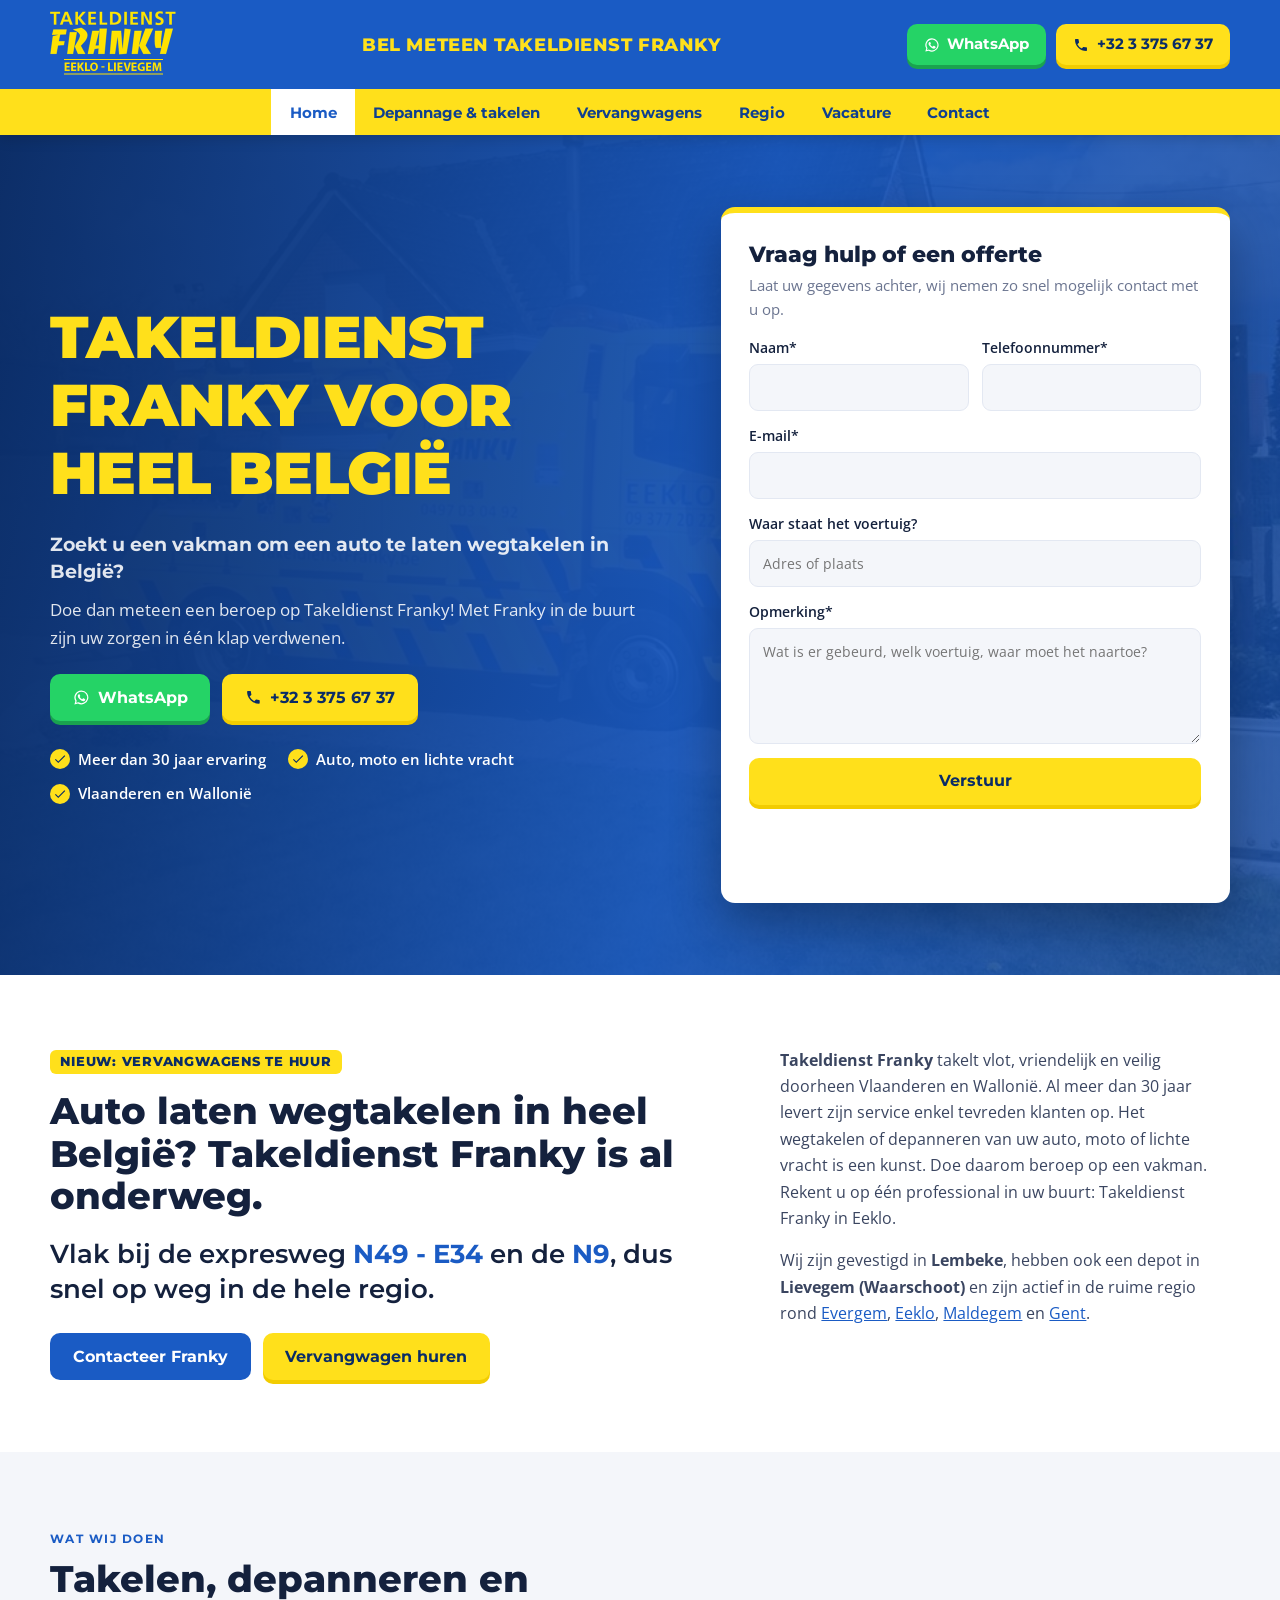
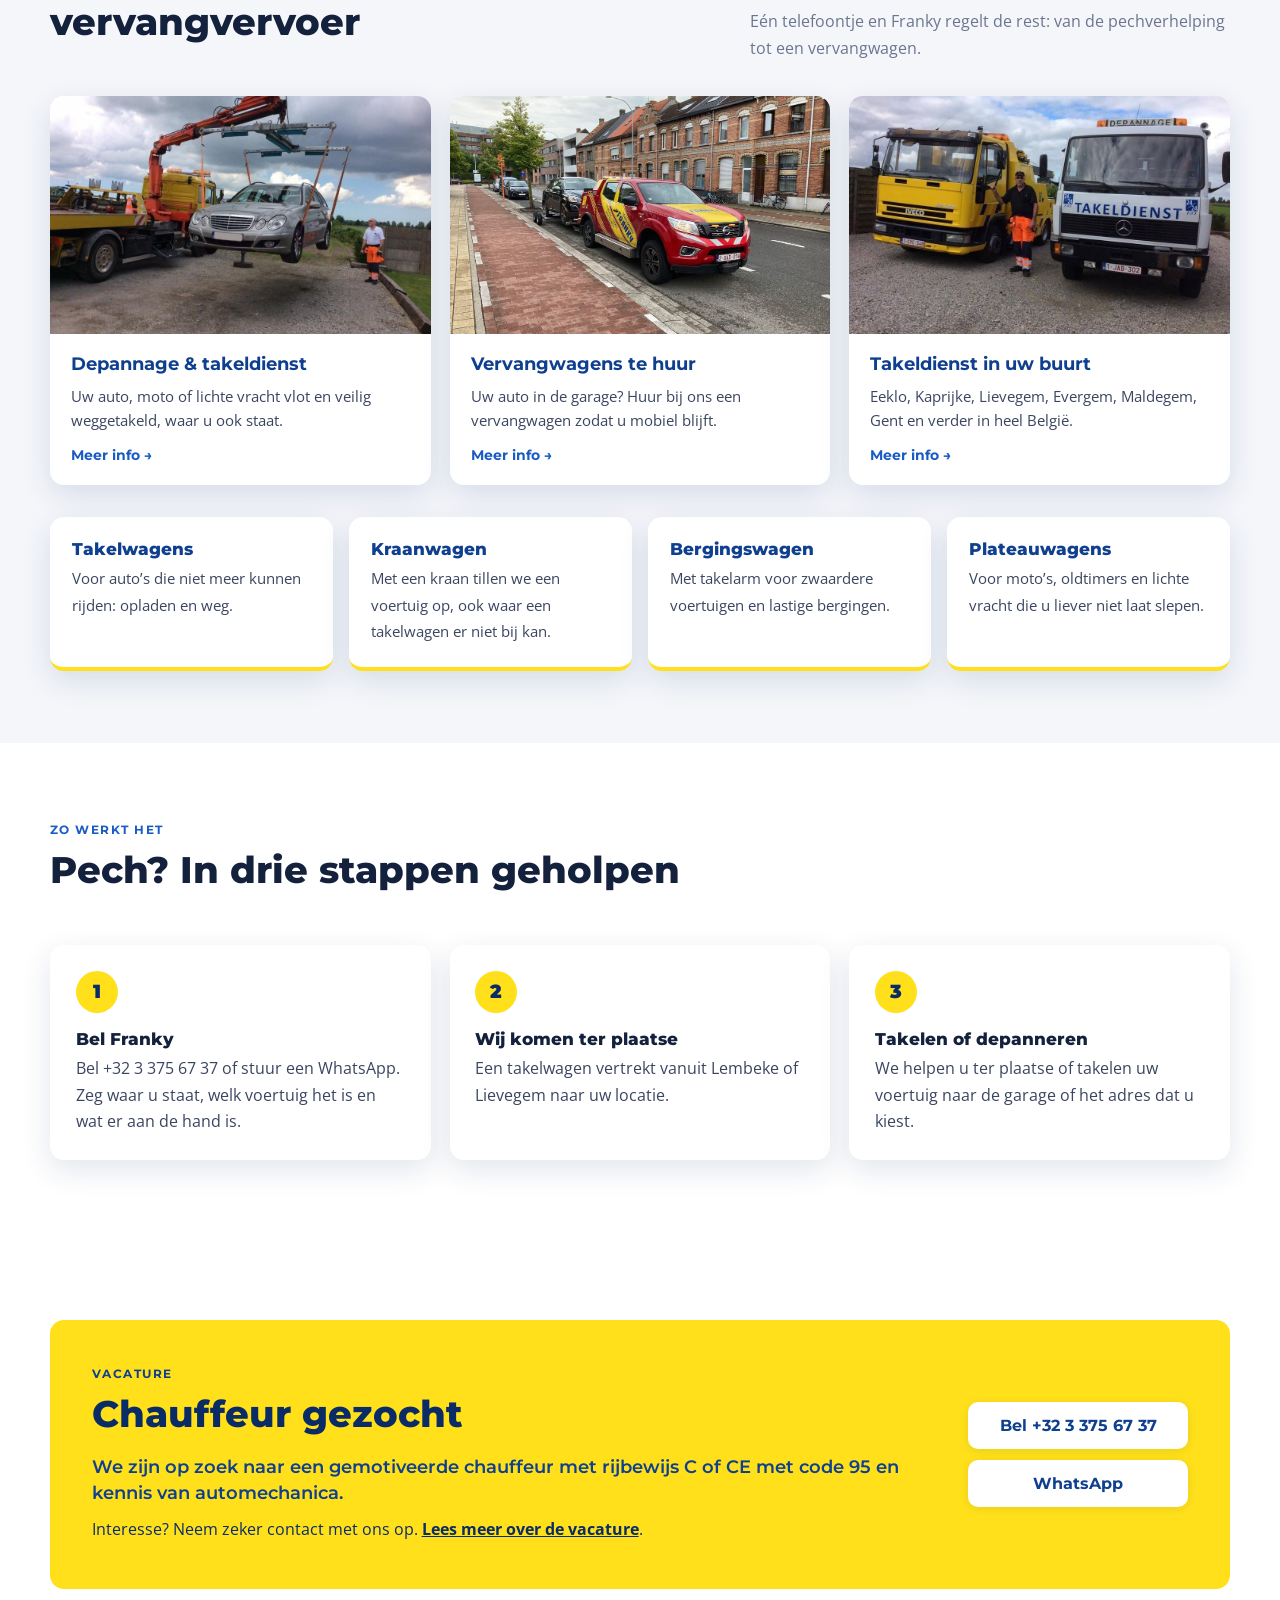
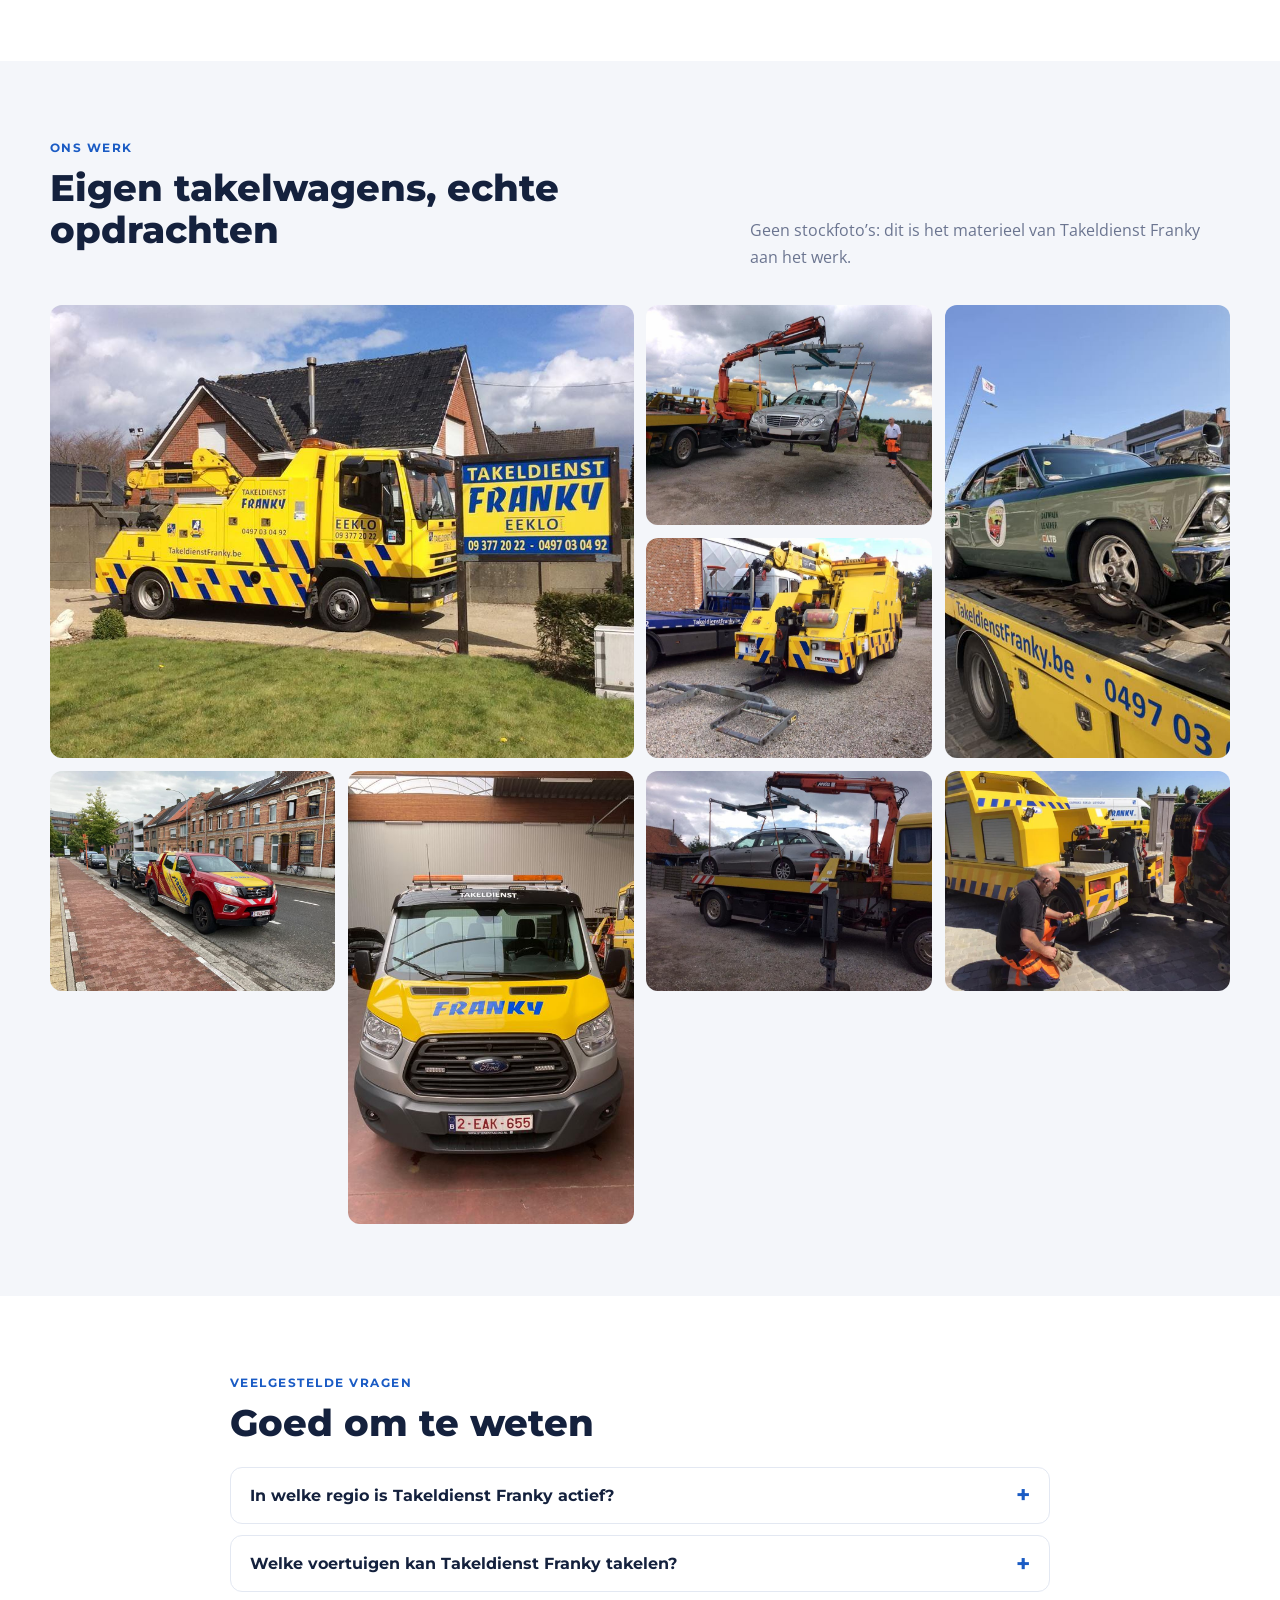
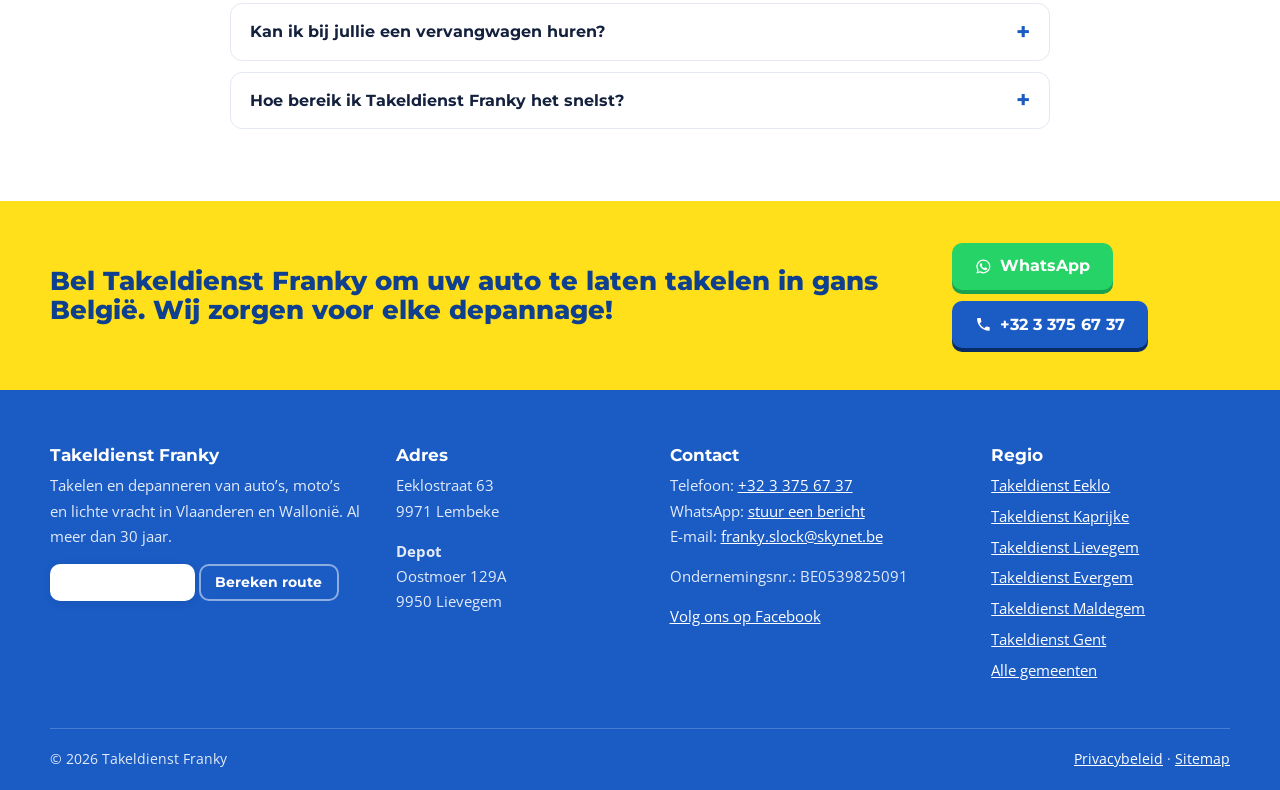
<file: index.html>
<!doctype html>
<html lang="nl-BE">
<head>
<meta charset="utf-8">
<meta name="viewport" content="width=device-width, initial-scale=1">
<title>Takeldienst Franky | Takeldienst Eeklo, Kaprijke &amp; Lievegem</title>
<meta name="description" content="Auto laten takelen? Takeldienst Franky uit Lembeke takelt en depanneert al 30+ jaar in Eeklo, Evergem, Maldegem, Gent en heel België. Bel +32 3 375 67 37.">
<link rel="canonical" href="https://takeldienstfranky.be/">
<meta name="theme-color" content="#1a5bc4">
<meta property="og:type" content="website">
<meta property="og:locale" content="nl_BE">
<meta property="og:site_name" content="Takeldienst Franky">
<meta property="og:title" content="Takeldienst Franky | Takeldienst Eeklo, Kaprijke &amp; Lievegem">
<meta property="og:description" content="Auto laten takelen? Takeldienst Franky uit Lembeke takelt en depanneert al 30+ jaar in Eeklo, Evergem, Maldegem, Gent en heel België. Bel +32 3 375 67 37.">
<meta property="og:url" content="https://takeldienstfranky.be/">
<meta property="og:image" content="https://takeldienstfranky.be/assets/img/takeldienst-franky-takelwagen-eeklo.jpg">
<link rel="icon" href="favicon.svg" type="image/svg+xml">
<link rel="preconnect" href="https://fonts.googleapis.com">
<link rel="preconnect" href="https://fonts.gstatic.com" crossorigin>
<link rel="stylesheet" href="https://fonts.googleapis.com/css2?family=Montserrat:wght@600;700;800;900&family=Open+Sans:wght@400;600;700&display=swap">
<link rel="stylesheet" href="assets/css/styles.css">
<script type="application/ld+json">{"@context":"https://schema.org","@type":"AutomotiveBusiness","@id":"https://takeldienstfranky.be/#bedrijf","name":"Takeldienst Franky","url":"https://takeldienstfranky.be/","logo":"https://takeldienstfranky.be/assets/img/logo-takeldienst-franky.png","image":"https://takeldienstfranky.be/assets/img/takeldienst-franky-takelwagen-eeklo.jpg","telephone":"+3233756737","email":"franky.slock@skynet.be","vatID":"BE0539825091","address":{"@type":"PostalAddress","streetAddress":"Eeklostraat 63","postalCode":"9971","addressLocality":"Lembeke (Kaprijke)","addressCountry":"BE"},"geo":{"@type":"GeoCoordinates","latitude":51.1854255,"longitude":3.6171895},"contactPoint":{"@type":"ContactPoint","telephone":"+3233756737","contactType":"customer service","areaServed":"BE","availableLanguage":"nl"},"department":{"@type":"AutomotiveBusiness","name":"Takeldienst Franky – depot Lievegem","telephone":"+3233756737","address":{"@type":"PostalAddress","streetAddress":"Oostmoer 129A","postalCode":"9950","addressLocality":"Lievegem (Waarschoot)","addressCountry":"BE"}},"areaServed":[{"@type":"City","name":"Eeklo"},{"@type":"City","name":"Kaprijke"},{"@type":"City","name":"Lievegem"},{"@type":"City","name":"Evergem"},{"@type":"City","name":"Maldegem"},{"@type":"City","name":"Gent"},{"@type":"Country","name":"België"}],"sameAs":["https://www.facebook.com/takeldienstfranky.be/"]}</script><script type="application/ld+json">{"@context":"https://schema.org","@type":"FAQPage","mainEntity":[{"@type":"Question","name":"} . jstr(In welke regio is Takeldienst Franky actief?) . qq{","acceptedAnswer":{"@type":"Answer","text":"} . jstr(Wij zijn gevestigd in Lembeke (Kaprijke) en hebben een depot in Lievegem (Waarschoot). Van daaruit rijden we in de ruime regio rond Eeklo, Evergem, Maldegem en Gent, en takelen we doorheen heel Vlaanderen en Wallonië.) . qq{"}},{"@type":"Question","name":"} . jstr(Welke voertuigen kan Takeldienst Franky takelen?) . qq{","acceptedAnswer":{"@type":"Answer","text":"} . jstr(Wij takelen en depanneren auto's, moto's en lichte vracht. Met onze kraanwagen, bergingswagen en plateauwagens kiezen we telkens het juiste materieel voor uw voertuig.) . qq{"}},{"@type":"Question","name":"} . jstr(Kan ik bij jullie een vervangwagen huren?) . qq{","acceptedAnswer":{"@type":"Answer","text":"} . jstr(Ja. Takeldienst Franky verhuurt nu ook vervangwagens. Bel ons voor de beschikbaarheid.) . qq{"}},{"@type":"Question","name":"} . jstr(Hoe bereik ik Takeldienst Franky het snelst?) . qq{","acceptedAnswer":{"@type":"Answer","text":"} . jstr(Bel rechtstreeks naar +32 3 375 67 37 of stuur een WhatsApp met uw locatie. Bellen gaat altijd sneller dan het contactformulier.) . qq{"}}]}</script>
</head>
<body>
<header class="site-header">
<div class="container header-top">
<a class="brand" href="" aria-label="Takeldienst Franky, naar de homepage"><img src="assets/img/logo-takeldienst-franky.png" alt="Takeldienst Franky Eeklo - Lievegem" width="126" height="67"></a>
<p class="header-claim">Bel meteen Takeldienst Franky</p>
<div class="header-actions"><a class="btn btn-wa" href="https://wa.me/3233756737?text=Hallo%2C%20ik%20heb%20een%20takeldienst%20nodig.%20Mijn%20locatie%3A%20"><svg viewBox="0 0 24 24" aria-hidden="true"><path d="M12 2a10 10 0 0 0-8.6 15.1L2 22l5-1.3A10 10 0 1 0 12 2zm0 18.2a8.2 8.2 0 0 1-4.2-1.2l-.3-.2-3 .8.8-2.9-.2-.3A8.2 8.2 0 1 1 12 20.2zm4.5-6.1c-.2-.1-1.5-.7-1.7-.8-.2-.1-.4-.1-.6.1l-.8 1c-.1.2-.3.2-.5.1a6.7 6.7 0 0 1-3.3-2.9c-.3-.4.2-.4.7-1.4.1-.2 0-.3 0-.4l-.8-1.8c-.2-.5-.4-.4-.6-.4h-.5a1 1 0 0 0-.7.3 3 3 0 0 0-.9 2.2 5.2 5.2 0 0 0 1.1 2.7 11.8 11.8 0 0 0 4.5 4c1.7.7 2.3.8 3.2.6.5-.1 1.5-.6 1.7-1.2.2-.6.2-1.1.2-1.2-.1-.1-.3-.2-.5-.3z"/></svg> WhatsApp</a><a class="btn btn-yellow" href="tel:+3233756737"><svg viewBox="0 0 24 24" aria-hidden="true"><path d="M6.6 10.8a15.1 15.1 0 0 0 6.6 6.6l2.2-2.2c.3-.3.7-.4 1-.2 1.1.4 2.3.6 3.6.6.6 0 1 .4 1 1V20c0 .6-.4 1-1 1A17 17 0 0 1 3 4c0-.6.4-1 1-1h3.5c.6 0 1 .4 1 1 0 1.3.2 2.5.6 3.6.1.3 0 .7-.2 1z"/></svg> +32 3 375 67 37</a></div>
<button class="menu-toggle" type="button" aria-controls="main-nav" aria-expanded="false"><span></span><span class="sr">Menu</span></button>
</div>
<nav class="main-nav" id="main-nav" aria-label="Hoofdmenu"><div class="container"><a href="" aria-current="page">Home</a><a href="depannages-takeldienst/">Depannage &amp; takelen</a><a href="verhuur-autos/">Vervangwagens</a><a href="regio/">Regio</a><a href="vacature/">Vacature</a><a href="contacteer-ons/">Contact</a></div></nav>
</header>
<main>
<section class="hero">
<div class="hero-bg"><img src="assets/img/takeldienst-franky-takelwagen-eeklo.jpg" alt="" width="960" height="960" fetchpriority="high"></div>
<div class="container hero-grid">
<div>
<h1>Takeldienst Franky voor heel België</h1>
<p class="sub">Zoekt u een vakman om een auto te laten wegtakelen in België?</p>
<p>Doe dan meteen een beroep op Takeldienst Franky! Met Franky in de buurt zijn uw zorgen in één klap verdwenen.</p>
<div class="actions"><a class="btn btn-wa" href="https://wa.me/3233756737?text=Hallo%2C%20ik%20heb%20een%20takeldienst%20nodig.%20Mijn%20locatie%3A%20"><svg viewBox="0 0 24 24" aria-hidden="true"><path d="M12 2a10 10 0 0 0-8.6 15.1L2 22l5-1.3A10 10 0 1 0 12 2zm0 18.2a8.2 8.2 0 0 1-4.2-1.2l-.3-.2-3 .8.8-2.9-.2-.3A8.2 8.2 0 1 1 12 20.2zm4.5-6.1c-.2-.1-1.5-.7-1.7-.8-.2-.1-.4-.1-.6.1l-.8 1c-.1.2-.3.2-.5.1a6.7 6.7 0 0 1-3.3-2.9c-.3-.4.2-.4.7-1.4.1-.2 0-.3 0-.4l-.8-1.8c-.2-.5-.4-.4-.6-.4h-.5a1 1 0 0 0-.7.3 3 3 0 0 0-.9 2.2 5.2 5.2 0 0 0 1.1 2.7 11.8 11.8 0 0 0 4.5 4c1.7.7 2.3.8 3.2.6.5-.1 1.5-.6 1.7-1.2.2-.6.2-1.1.2-1.2-.1-.1-.3-.2-.5-.3z"/></svg> WhatsApp</a><a class="btn btn-yellow" href="tel:+3233756737"><svg viewBox="0 0 24 24" aria-hidden="true"><path d="M6.6 10.8a15.1 15.1 0 0 0 6.6 6.6l2.2-2.2c.3-.3.7-.4 1-.2 1.1.4 2.3.6 3.6.6.6 0 1 .4 1 1V20c0 .6-.4 1-1 1A17 17 0 0 1 3 4c0-.6.4-1 1-1h3.5c.6 0 1 .4 1 1 0 1.3.2 2.5.6 3.6.1.3 0 .7-.2 1z"/></svg> +32 3 375 67 37</a></div>
<ul class="hero-points">
<li>Meer dan 30 jaar ervaring</li>
<li>Auto, moto en lichte vracht</li>
<li>Vlaanderen en Wallonië</li>
</ul>
</div>
<div class="form-card">
<h2>Vraag hulp of een offerte</h2>
<p>Laat uw gegevens achter, wij nemen zo snel mogelijk contact met u op.</p>
<form class="form" action="https://formsubmit.co/franky.slock@skynet.be" method="POST">
<input type="hidden" name="_subject" value="Aanvraag via takeldienstfranky.be">
<input type="hidden" name="_next" value="https://takeldienstfranky.be/bedankt/">
<input type="hidden" name="_template" value="table">
<input type="text" name="_honey" class="hp" tabindex="-1" autocomplete="off" aria-hidden="true">
<div class="form-row"><label>Naam*<input name="naam" required autocomplete="name"></label><label>Telefoonnummer*<input name="telefoon" type="tel" required autocomplete="tel"></label></div>
<label>E-mail*<input name="email" type="email" required autocomplete="email"></label>
<label>Waar staat het voertuig?<input name="locatie" placeholder="Adres of plaats"></label>
<label>Opmerking*<textarea name="opmerking" rows="4" required placeholder="Wat is er gebeurd, welk voertuig, waar moet het naartoe?"></textarea></label>
<button class="btn btn-yellow btn-block" type="submit">Verstuur</button>
<p class="form-note">Dringend? Bel ons rechtstreeks, dat gaat sneller dan het formulier.</p>
</form>
</div>
</div>
</section>
<section class="section"><div class="container two-col">
<div>
<span class="new-badge">Nieuw: vervangwagens te huur</span>
<h2>Auto laten wegtakelen in heel België? Takeldienst Franky is al onderweg.</h2>
<p class="intro-big">Vlak bij de expresweg <strong>N49 - E34</strong> en de <strong>N9</strong>, dus snel op weg in de hele regio.</p>
<div class="actions"><a class="btn btn-blue" href="contacteer-ons/">Contacteer Franky</a><a class="btn btn-yellow" href="verhuur-autos/">Vervangwagen huren</a></div>
</div>
<div class="prose">
<p><strong>Takeldienst Franky</strong> takelt vlot, vriendelijk en veilig doorheen Vlaanderen en Wallonië. Al meer dan 30 jaar levert zijn service enkel tevreden klanten op. Het wegtakelen of depanneren van uw auto, moto of lichte vracht is een kunst. Doe daarom beroep op een vakman. Rekent u op één professional in uw buurt: Takeldienst Franky in Eeklo.</p>
<p>Wij zijn gevestigd in <strong>Lembeke</strong>, hebben ook een depot in <strong>Lievegem (Waarschoot)</strong> en zijn actief in de ruime regio rond <a href="takeldienst-evergem/">Evergem</a>, <a href="takeldienst-eeklo/">Eeklo</a>, <a href="takeldienst-maldegem/">Maldegem</a> en <a href="takeldienst-gent/">Gent</a>.</p>
</div>
</div></section>
<section class="section grey"><div class="container">
<div class="section-head"><div><span class="eyebrow">Wat wij doen</span><h2>Takelen, depanneren en vervangvervoer</h2></div><p>Eén telefoontje en Franky regelt de rest: van de pechverhelping tot een vervangwagen.</p></div>
<div class="card-grid">
<a class="card" href="depannages-takeldienst/"><img src="assets/img/kraanwagen-tilt-mercedes.jpg" alt="" width="960" height="716" loading="lazy"><div class="card-body"><h3>Depannage &amp; takeldienst</h3><p>Uw auto, moto of lichte vracht vlot en veilig weggetakeld, waar u ook staat.</p><span class="more">Meer info &rarr;</span></div></a>
<a class="card" href="verhuur-autos/"><img src="assets/img/pickup-met-aanhangwagen.jpg" alt="" width="1000" height="750" loading="lazy"><div class="card-body"><h3>Vervangwagens te huur</h3><p>Uw auto in de garage? Huur bij ons een vervangwagen zodat u mobiel blijft.</p><span class="more">Meer info &rarr;</span></div></a>
<a class="card" href="regio/"><img src="assets/img/franky-met-takelwagens.jpg" alt="" width="960" height="704" loading="lazy"><div class="card-body"><h3>Takeldienst in uw buurt</h3><p>Eeklo, Kaprijke, Lievegem, Evergem, Maldegem, Gent en verder in heel België.</p><span class="more">Meer info &rarr;</span></div></a>
</div>
<div class="fleet">
<div><strong>Takelwagens</strong><span>Voor auto&rsquo;s die niet meer kunnen rijden: opladen en weg.</span></div>
<div><strong>Kraanwagen</strong><span>Met een kraan tillen we een voertuig op, ook waar een takelwagen er niet bij kan.</span></div>
<div><strong>Bergingswagen</strong><span>Met takelarm voor zwaardere voertuigen en lastige bergingen.</span></div>
<div><strong>Plateauwagens</strong><span>Voor moto&rsquo;s, oldtimers en lichte vracht die u liever niet laat slepen.</span></div>
</div>
</div></section>
<section class="section"><div class="container">
<div class="section-head"><div><span class="eyebrow">Zo werkt het</span><h2>Pech? In drie stappen geholpen</h2></div></div>
<ol class="steps">
<li><strong>Bel Franky</strong>Bel +32 3 375 67 37 of stuur een WhatsApp. Zeg waar u staat, welk voertuig het is en wat er aan de hand is.</li>
<li><strong>Wij komen ter plaatse</strong>Een takelwagen vertrekt vanuit Lembeke of Lievegem naar uw locatie.</li>
<li><strong>Takelen of depanneren</strong>We helpen u ter plaatse of takelen uw voertuig naar de garage of het adres dat u kiest.</li>
</ol>
</div></section>
<section class="section"><div class="container"><div class="vacature">
<div><span class="eyebrow">Vacature</span><h2>Chauffeur gezocht</h2><p class="big">We zijn op zoek naar een gemotiveerde chauffeur met rijbewijs C of CE met code 95 en kennis van automechanica.</p><p>Interesse? Neem zeker contact met ons op. <a href="vacature/">Lees meer over de vacature</a>.</p></div>
<div class="vac-actions"><a class="btn btn-white" href="tel:+3233756737">Bel +32 3 375 67 37</a><a class="btn btn-white" href="https://wa.me/3233756737?text=Hallo%2C%20ik%20heb%20een%20takeldienst%20nodig.%20Mijn%20locatie%3A%20">WhatsApp</a></div>
</div></div></section>
<section class="section grey"><div class="container"><div class="section-head"><div><span class="eyebrow">Ons werk</span><h2>Eigen takelwagens, echte opdrachten</h2></div><p>Geen stockfoto&rsquo;s: dit is het materieel van Takeldienst Franky aan het werk.</p></div><div class="gallery"><figure><img src="assets/img/takeldienst-franky-takelwagen-eeklo.jpg" alt="Gele takelwagen van Takeldienst Franky voor het bord met de telefoonnummers in Eeklo" width="960" height="960" loading="lazy"></figure><figure><img src="assets/img/kraanwagen-tilt-mercedes.jpg" alt="Kraanwagen van Takeldienst Franky tilt een grijze Mercedes op met een hefbrug" width="960" height="716" loading="lazy"></figure><figure><img src="assets/img/oldtimer-op-plateau.jpg" alt="Groene oldtimer vastgesjord op het gele plateau van Takeldienst Franky" width="600" height="800" loading="lazy"></figure><figure><img src="assets/img/bergingswagen-takelarm.jpg" alt="Gele bergingswagen van Takeldienst Franky met de takelarm uitgeklapt" width="960" height="716" loading="lazy"></figure><figure><img src="assets/img/pickup-met-aanhangwagen.jpg" alt="Rode pick-up van Takeldienst Franky met een auto op de aanhangwagen" width="1000" height="750" loading="lazy"></figure><figure><img src="assets/img/plateauwagen-franky.jpg" alt="Plateauwagen van Takeldienst Franky in het depot" width="600" height="800" loading="lazy"></figure><figure><img src="assets/img/mercedes-op-kraanwagen.jpg" alt="Mercedes veilig op de kraanwagen van Takeldienst Franky gezet" width="960" height="716" loading="lazy"></figure><figure><img src="assets/img/bergingswagen-takelarm-bedienen.jpg" alt="Chauffeur van Takeldienst Franky bedient de takelarm van de bergingswagen" width="1000" height="748" loading="lazy"></figure></div></div></section><section class="section"><div class="container narrow"><span class="eyebrow">Veelgestelde vragen</span><h2>Goed om te weten</h2><div class="faq"><details><summary>In welke regio is Takeldienst Franky actief?</summary><div class="faq-a"><p>Wij zijn gevestigd in Lembeke (Kaprijke) en hebben een depot in Lievegem (Waarschoot). Van daaruit rijden we in de ruime regio rond Eeklo, Evergem, Maldegem en Gent, en takelen we doorheen heel Vlaanderen en Wallonië.</p></div></details><details><summary>Welke voertuigen kan Takeldienst Franky takelen?</summary><div class="faq-a"><p>Wij takelen en depanneren auto's, moto's en lichte vracht. Met onze kraanwagen, bergingswagen en plateauwagens kiezen we telkens het juiste materieel voor uw voertuig.</p></div></details><details><summary>Kan ik bij jullie een vervangwagen huren?</summary><div class="faq-a"><p>Ja. Takeldienst Franky verhuurt nu ook vervangwagens. Bel ons voor de beschikbaarheid.</p></div></details><details><summary>Hoe bereik ik Takeldienst Franky het snelst?</summary><div class="faq-a"><p>Bel rechtstreeks naar +32 3 375 67 37 of stuur een WhatsApp met uw locatie. Bellen gaat altijd sneller dan het contactformulier.</p></div></details></div></div></section><section class="cta-band"><div class="container cta-inner"><h2>Bel Takeldienst Franky om uw auto te laten takelen in gans Belgi&euml;. Wij zorgen voor elke depannage!</h2><div class="cta-actions"><a class="btn btn-wa" href="https://wa.me/3233756737?text=Hallo%2C%20ik%20heb%20een%20takeldienst%20nodig.%20Mijn%20locatie%3A%20"><svg viewBox="0 0 24 24" aria-hidden="true"><path d="M12 2a10 10 0 0 0-8.6 15.1L2 22l5-1.3A10 10 0 1 0 12 2zm0 18.2a8.2 8.2 0 0 1-4.2-1.2l-.3-.2-3 .8.8-2.9-.2-.3A8.2 8.2 0 1 1 12 20.2zm4.5-6.1c-.2-.1-1.5-.7-1.7-.8-.2-.1-.4-.1-.6.1l-.8 1c-.1.2-.3.2-.5.1a6.7 6.7 0 0 1-3.3-2.9c-.3-.4.2-.4.7-1.4.1-.2 0-.3 0-.4l-.8-1.8c-.2-.5-.4-.4-.6-.4h-.5a1 1 0 0 0-.7.3 3 3 0 0 0-.9 2.2 5.2 5.2 0 0 0 1.1 2.7 11.8 11.8 0 0 0 4.5 4c1.7.7 2.3.8 3.2.6.5-.1 1.5-.6 1.7-1.2.2-.6.2-1.1.2-1.2-.1-.1-.3-.2-.5-.3z"/></svg> WhatsApp</a><a class="btn btn-yellow" href="tel:+3233756737"><svg viewBox="0 0 24 24" aria-hidden="true"><path d="M6.6 10.8a15.1 15.1 0 0 0 6.6 6.6l2.2-2.2c.3-.3.7-.4 1-.2 1.1.4 2.3.6 3.6.6.6 0 1 .4 1 1V20c0 .6-.4 1-1 1A17 17 0 0 1 3 4c0-.6.4-1 1-1h3.5c.6 0 1 .4 1 1 0 1.3.2 2.5.6 3.6.1.3 0 .7-.2 1z"/></svg> +32 3 375 67 37</a></div></div></section>
</main>
<footer class="site-footer"><div class="container footer-grid">
<div><h3>Takeldienst Franky</h3><p>Takelen en depanneren van auto&rsquo;s, moto&rsquo;s en lichte vracht in Vlaanderen en Walloni&euml;. Al meer dan 30 jaar.</p><p><a class="btn btn-white btn-small" href="contacteer-ons/">Contacteer ons</a> <a class="btn btn-ghost btn-small" href="https://www.google.com/maps/search/?api=1&query=Eeklostraat+63+9971+Lembeke" rel="noopener">Bereken route</a></p></div>
<div><h3>Adres</h3><p>Eeklostraat 63<br>9971 Lembeke</p><p><b>Depot</b><br>Oostmoer 129A<br>9950 Lievegem</p></div>
<div><h3>Contact</h3><p>Telefoon: <a href="tel:+3233756737">+32 3 375 67 37</a><br>WhatsApp: <a href="https://wa.me/3233756737?text=Hallo%2C%20ik%20heb%20een%20takeldienst%20nodig.%20Mijn%20locatie%3A%20">stuur een bericht</a><br>E-mail: <a href="mailto:franky.slock@skynet.be">franky.slock@skynet.be</a></p><p>Ondernemingsnr.: BE0539825091</p><p><a href="https://www.facebook.com/takeldienstfranky.be/" rel="noopener">Volg ons op Facebook</a></p></div>
<div><h3>Regio</h3><a href="takeldienst-eeklo/">Takeldienst Eeklo</a><a href="takeldienst-kaprijke/">Takeldienst Kaprijke</a><a href="takeldienst-lievegem/">Takeldienst Lievegem</a><a href="takeldienst-evergem/">Takeldienst Evergem</a><a href="takeldienst-maldegem/">Takeldienst Maldegem</a><a href="takeldienst-gent/">Takeldienst Gent</a><a href="regio/">Alle gemeenten</a></div>
</div><div class="container footer-bottom"><span>&copy; 2026 Takeldienst Franky</span><span><a href="privacy-policy/">Privacybeleid</a> &middot; <a href="sitemap.xml">Sitemap</a></span></div></footer>
<div class="mobile-bar"><a class="wa" href="https://wa.me/3233756737?text=Hallo%2C%20ik%20heb%20een%20takeldienst%20nodig.%20Mijn%20locatie%3A%20">Stuur een<b>WhatsApp</b></a><a href="tel:+3233756737">Bel nu<b>+32 3 375 67 37</b></a></div>
<script src="assets/js/main.js" defer></script>
</body>
</html>
</file>
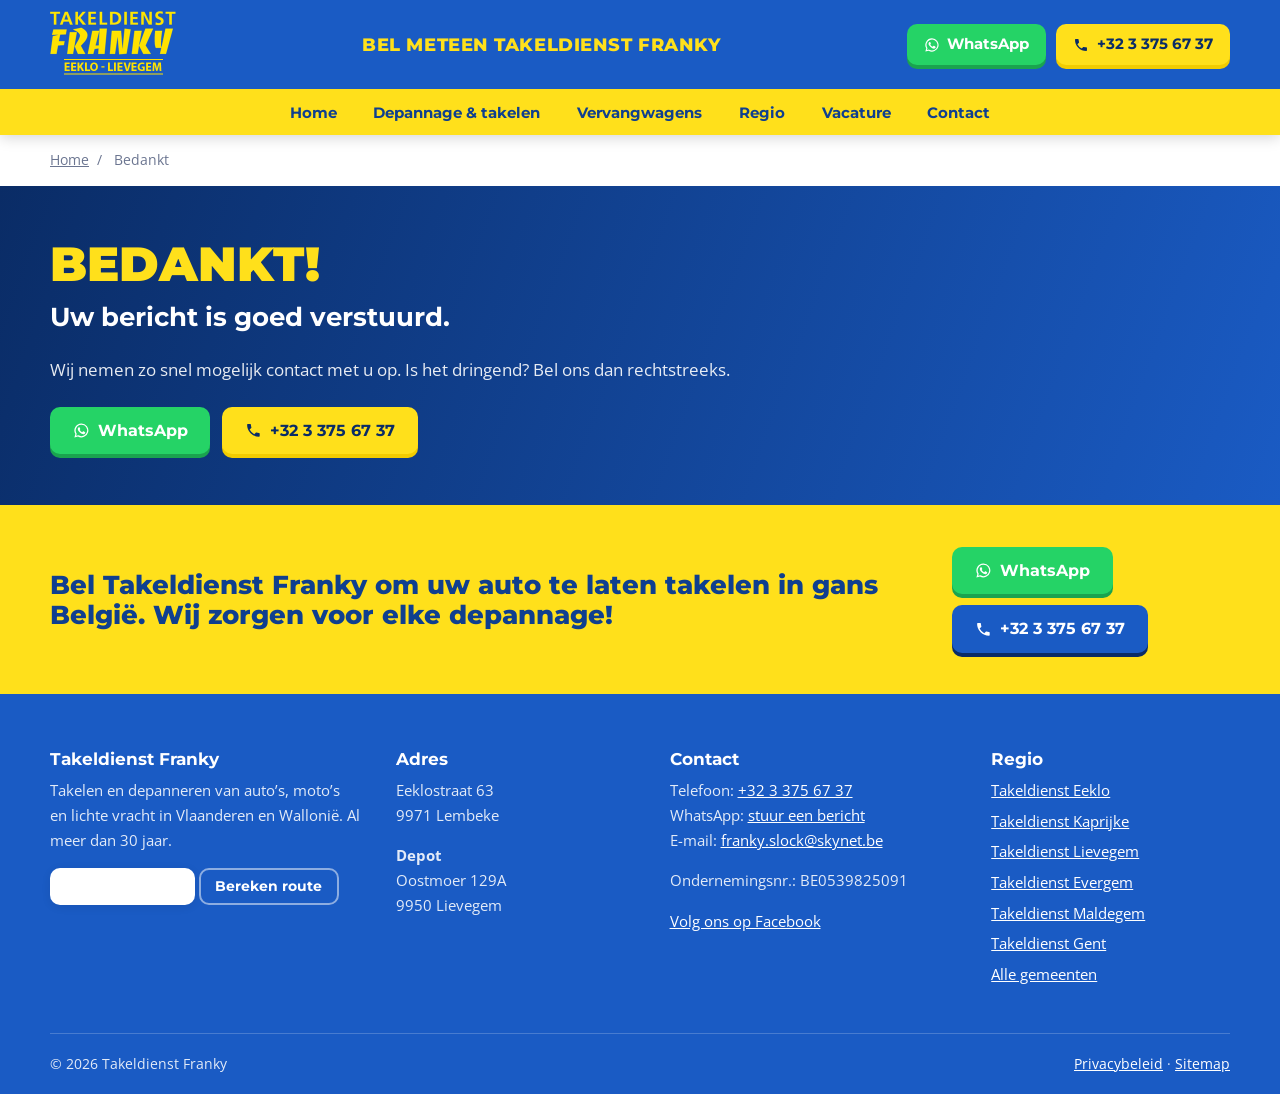
<file: bedankt/index.html>
<!doctype html>
<html lang="nl-BE">
<head>
<meta charset="utf-8">
<meta name="viewport" content="width=device-width, initial-scale=1">
<title>Bedankt voor uw bericht | Takeldienst Franky</title>
<meta name="description" content="Uw bericht is verstuurd. Takeldienst Franky neemt zo snel mogelijk contact met u op.">
<meta name="robots" content="noindex, nofollow">
<link rel="canonical" href="https://takeldienstfranky.be/bedankt/">
<meta name="theme-color" content="#1a5bc4">
<meta property="og:type" content="website">
<meta property="og:locale" content="nl_BE">
<meta property="og:site_name" content="Takeldienst Franky">
<meta property="og:title" content="Bedankt voor uw bericht | Takeldienst Franky">
<meta property="og:description" content="Uw bericht is verstuurd. Takeldienst Franky neemt zo snel mogelijk contact met u op.">
<meta property="og:url" content="https://takeldienstfranky.be/bedankt/">
<meta property="og:image" content="https://takeldienstfranky.be/assets/img/takeldienst-franky-takelwagen-eeklo.jpg">
<link rel="icon" href="../favicon.svg" type="image/svg+xml">
<link rel="preconnect" href="https://fonts.googleapis.com">
<link rel="preconnect" href="https://fonts.gstatic.com" crossorigin>
<link rel="stylesheet" href="https://fonts.googleapis.com/css2?family=Montserrat:wght@600;700;800;900&family=Open+Sans:wght@400;600;700&display=swap">
<link rel="stylesheet" href="../assets/css/styles.css">
<script type="application/ld+json">{"@context":"https://schema.org","@type":"BreadcrumbList","itemListElement":[{"@type":"ListItem","position":1,"name":"} . jstr(Home) . qq{","item":"https://takeldienstfranky.be/"},{"@type":"ListItem","position":2,"name":"} . jstr(Bedankt) . qq{","item":"https://takeldienstfranky.be/bedankt/"}]}</script>
</head>
<body>
<header class="site-header">
<div class="container header-top">
<a class="brand" href="../" aria-label="Takeldienst Franky, naar de homepage"><img src="../assets/img/logo-takeldienst-franky.png" alt="Takeldienst Franky Eeklo - Lievegem" width="126" height="67"></a>
<p class="header-claim">Bel meteen Takeldienst Franky</p>
<div class="header-actions"><a class="btn btn-wa" href="https://wa.me/3233756737?text=Hallo%2C%20ik%20heb%20een%20takeldienst%20nodig.%20Mijn%20locatie%3A%20"><svg viewBox="0 0 24 24" aria-hidden="true"><path d="M12 2a10 10 0 0 0-8.6 15.1L2 22l5-1.3A10 10 0 1 0 12 2zm0 18.2a8.2 8.2 0 0 1-4.2-1.2l-.3-.2-3 .8.8-2.9-.2-.3A8.2 8.2 0 1 1 12 20.2zm4.5-6.1c-.2-.1-1.5-.7-1.7-.8-.2-.1-.4-.1-.6.1l-.8 1c-.1.2-.3.2-.5.1a6.7 6.7 0 0 1-3.3-2.9c-.3-.4.2-.4.7-1.4.1-.2 0-.3 0-.4l-.8-1.8c-.2-.5-.4-.4-.6-.4h-.5a1 1 0 0 0-.7.3 3 3 0 0 0-.9 2.2 5.2 5.2 0 0 0 1.1 2.7 11.8 11.8 0 0 0 4.5 4c1.7.7 2.3.8 3.2.6.5-.1 1.5-.6 1.7-1.2.2-.6.2-1.1.2-1.2-.1-.1-.3-.2-.5-.3z"/></svg> WhatsApp</a><a class="btn btn-yellow" href="tel:+3233756737"><svg viewBox="0 0 24 24" aria-hidden="true"><path d="M6.6 10.8a15.1 15.1 0 0 0 6.6 6.6l2.2-2.2c.3-.3.7-.4 1-.2 1.1.4 2.3.6 3.6.6.6 0 1 .4 1 1V20c0 .6-.4 1-1 1A17 17 0 0 1 3 4c0-.6.4-1 1-1h3.5c.6 0 1 .4 1 1 0 1.3.2 2.5.6 3.6.1.3 0 .7-.2 1z"/></svg> +32 3 375 67 37</a></div>
<button class="menu-toggle" type="button" aria-controls="main-nav" aria-expanded="false"><span></span><span class="sr">Menu</span></button>
</div>
<nav class="main-nav" id="main-nav" aria-label="Hoofdmenu"><div class="container"><a href="../">Home</a><a href="../depannages-takeldienst/">Depannage &amp; takelen</a><a href="../verhuur-autos/">Vervangwagens</a><a href="../regio/">Regio</a><a href="../vacature/">Vacature</a><a href="../contacteer-ons/">Contact</a></div></nav>
</header>
<nav class="crumbs container" aria-label="Kruimelpad"><a href="../">Home</a> <span>/</span> <span>Bedankt</span></nav>
<main>
<section class="page-head"><div class="container head-grid"><div><h1>Bedankt! <span>Uw bericht is goed verstuurd.</span></h1><div class="lead"><p>Wij nemen zo snel mogelijk contact met u op. Is het dringend? Bel ons dan rechtstreeks.</p></div><div class="actions"><a class="btn btn-wa" href="https://wa.me/3233756737?text=Hallo%2C%20ik%20heb%20een%20takeldienst%20nodig.%20Mijn%20locatie%3A%20"><svg viewBox="0 0 24 24" aria-hidden="true"><path d="M12 2a10 10 0 0 0-8.6 15.1L2 22l5-1.3A10 10 0 1 0 12 2zm0 18.2a8.2 8.2 0 0 1-4.2-1.2l-.3-.2-3 .8.8-2.9-.2-.3A8.2 8.2 0 1 1 12 20.2zm4.5-6.1c-.2-.1-1.5-.7-1.7-.8-.2-.1-.4-.1-.6.1l-.8 1c-.1.2-.3.2-.5.1a6.7 6.7 0 0 1-3.3-2.9c-.3-.4.2-.4.7-1.4.1-.2 0-.3 0-.4l-.8-1.8c-.2-.5-.4-.4-.6-.4h-.5a1 1 0 0 0-.7.3 3 3 0 0 0-.9 2.2 5.2 5.2 0 0 0 1.1 2.7 11.8 11.8 0 0 0 4.5 4c1.7.7 2.3.8 3.2.6.5-.1 1.5-.6 1.7-1.2.2-.6.2-1.1.2-1.2-.1-.1-.3-.2-.5-.3z"/></svg> WhatsApp</a><a class="btn btn-yellow" href="tel:+3233756737"><svg viewBox="0 0 24 24" aria-hidden="true"><path d="M6.6 10.8a15.1 15.1 0 0 0 6.6 6.6l2.2-2.2c.3-.3.7-.4 1-.2 1.1.4 2.3.6 3.6.6.6 0 1 .4 1 1V20c0 .6-.4 1-1 1A17 17 0 0 1 3 4c0-.6.4-1 1-1h3.5c.6 0 1 .4 1 1 0 1.3.2 2.5.6 3.6.1.3 0 .7-.2 1z"/></svg> +32 3 375 67 37</a></div></div></div></section>
<section class="cta-band"><div class="container cta-inner"><h2>Bel Takeldienst Franky om uw auto te laten takelen in gans Belgi&euml;. Wij zorgen voor elke depannage!</h2><div class="cta-actions"><a class="btn btn-wa" href="https://wa.me/3233756737?text=Hallo%2C%20ik%20heb%20een%20takeldienst%20nodig.%20Mijn%20locatie%3A%20"><svg viewBox="0 0 24 24" aria-hidden="true"><path d="M12 2a10 10 0 0 0-8.6 15.1L2 22l5-1.3A10 10 0 1 0 12 2zm0 18.2a8.2 8.2 0 0 1-4.2-1.2l-.3-.2-3 .8.8-2.9-.2-.3A8.2 8.2 0 1 1 12 20.2zm4.5-6.1c-.2-.1-1.5-.7-1.7-.8-.2-.1-.4-.1-.6.1l-.8 1c-.1.2-.3.2-.5.1a6.7 6.7 0 0 1-3.3-2.9c-.3-.4.2-.4.7-1.4.1-.2 0-.3 0-.4l-.8-1.8c-.2-.5-.4-.4-.6-.4h-.5a1 1 0 0 0-.7.3 3 3 0 0 0-.9 2.2 5.2 5.2 0 0 0 1.1 2.7 11.8 11.8 0 0 0 4.5 4c1.7.7 2.3.8 3.2.6.5-.1 1.5-.6 1.7-1.2.2-.6.2-1.1.2-1.2-.1-.1-.3-.2-.5-.3z"/></svg> WhatsApp</a><a class="btn btn-yellow" href="tel:+3233756737"><svg viewBox="0 0 24 24" aria-hidden="true"><path d="M6.6 10.8a15.1 15.1 0 0 0 6.6 6.6l2.2-2.2c.3-.3.7-.4 1-.2 1.1.4 2.3.6 3.6.6.6 0 1 .4 1 1V20c0 .6-.4 1-1 1A17 17 0 0 1 3 4c0-.6.4-1 1-1h3.5c.6 0 1 .4 1 1 0 1.3.2 2.5.6 3.6.1.3 0 .7-.2 1z"/></svg> +32 3 375 67 37</a></div></div></section>
</main>
<footer class="site-footer"><div class="container footer-grid">
<div><h3>Takeldienst Franky</h3><p>Takelen en depanneren van auto&rsquo;s, moto&rsquo;s en lichte vracht in Vlaanderen en Walloni&euml;. Al meer dan 30 jaar.</p><p><a class="btn btn-white btn-small" href="../contacteer-ons/">Contacteer ons</a> <a class="btn btn-ghost btn-small" href="https://www.google.com/maps/search/?api=1&query=Eeklostraat+63+9971+Lembeke" rel="noopener">Bereken route</a></p></div>
<div><h3>Adres</h3><p>Eeklostraat 63<br>9971 Lembeke</p><p><b>Depot</b><br>Oostmoer 129A<br>9950 Lievegem</p></div>
<div><h3>Contact</h3><p>Telefoon: <a href="tel:+3233756737">+32 3 375 67 37</a><br>WhatsApp: <a href="https://wa.me/3233756737?text=Hallo%2C%20ik%20heb%20een%20takeldienst%20nodig.%20Mijn%20locatie%3A%20">stuur een bericht</a><br>E-mail: <a href="mailto:franky.slock@skynet.be">franky.slock@skynet.be</a></p><p>Ondernemingsnr.: BE0539825091</p><p><a href="https://www.facebook.com/takeldienstfranky.be/" rel="noopener">Volg ons op Facebook</a></p></div>
<div><h3>Regio</h3><a href="../takeldienst-eeklo/">Takeldienst Eeklo</a><a href="../takeldienst-kaprijke/">Takeldienst Kaprijke</a><a href="../takeldienst-lievegem/">Takeldienst Lievegem</a><a href="../takeldienst-evergem/">Takeldienst Evergem</a><a href="../takeldienst-maldegem/">Takeldienst Maldegem</a><a href="../takeldienst-gent/">Takeldienst Gent</a><a href="../regio/">Alle gemeenten</a></div>
</div><div class="container footer-bottom"><span>&copy; 2026 Takeldienst Franky</span><span><a href="../privacy-policy/">Privacybeleid</a> &middot; <a href="../sitemap.xml">Sitemap</a></span></div></footer>
<div class="mobile-bar"><a class="wa" href="https://wa.me/3233756737?text=Hallo%2C%20ik%20heb%20een%20takeldienst%20nodig.%20Mijn%20locatie%3A%20">Stuur een<b>WhatsApp</b></a><a href="tel:+3233756737">Bel nu<b>+32 3 375 67 37</b></a></div>
<script src="../assets/js/main.js" defer></script>
</body>
</html>
</file>
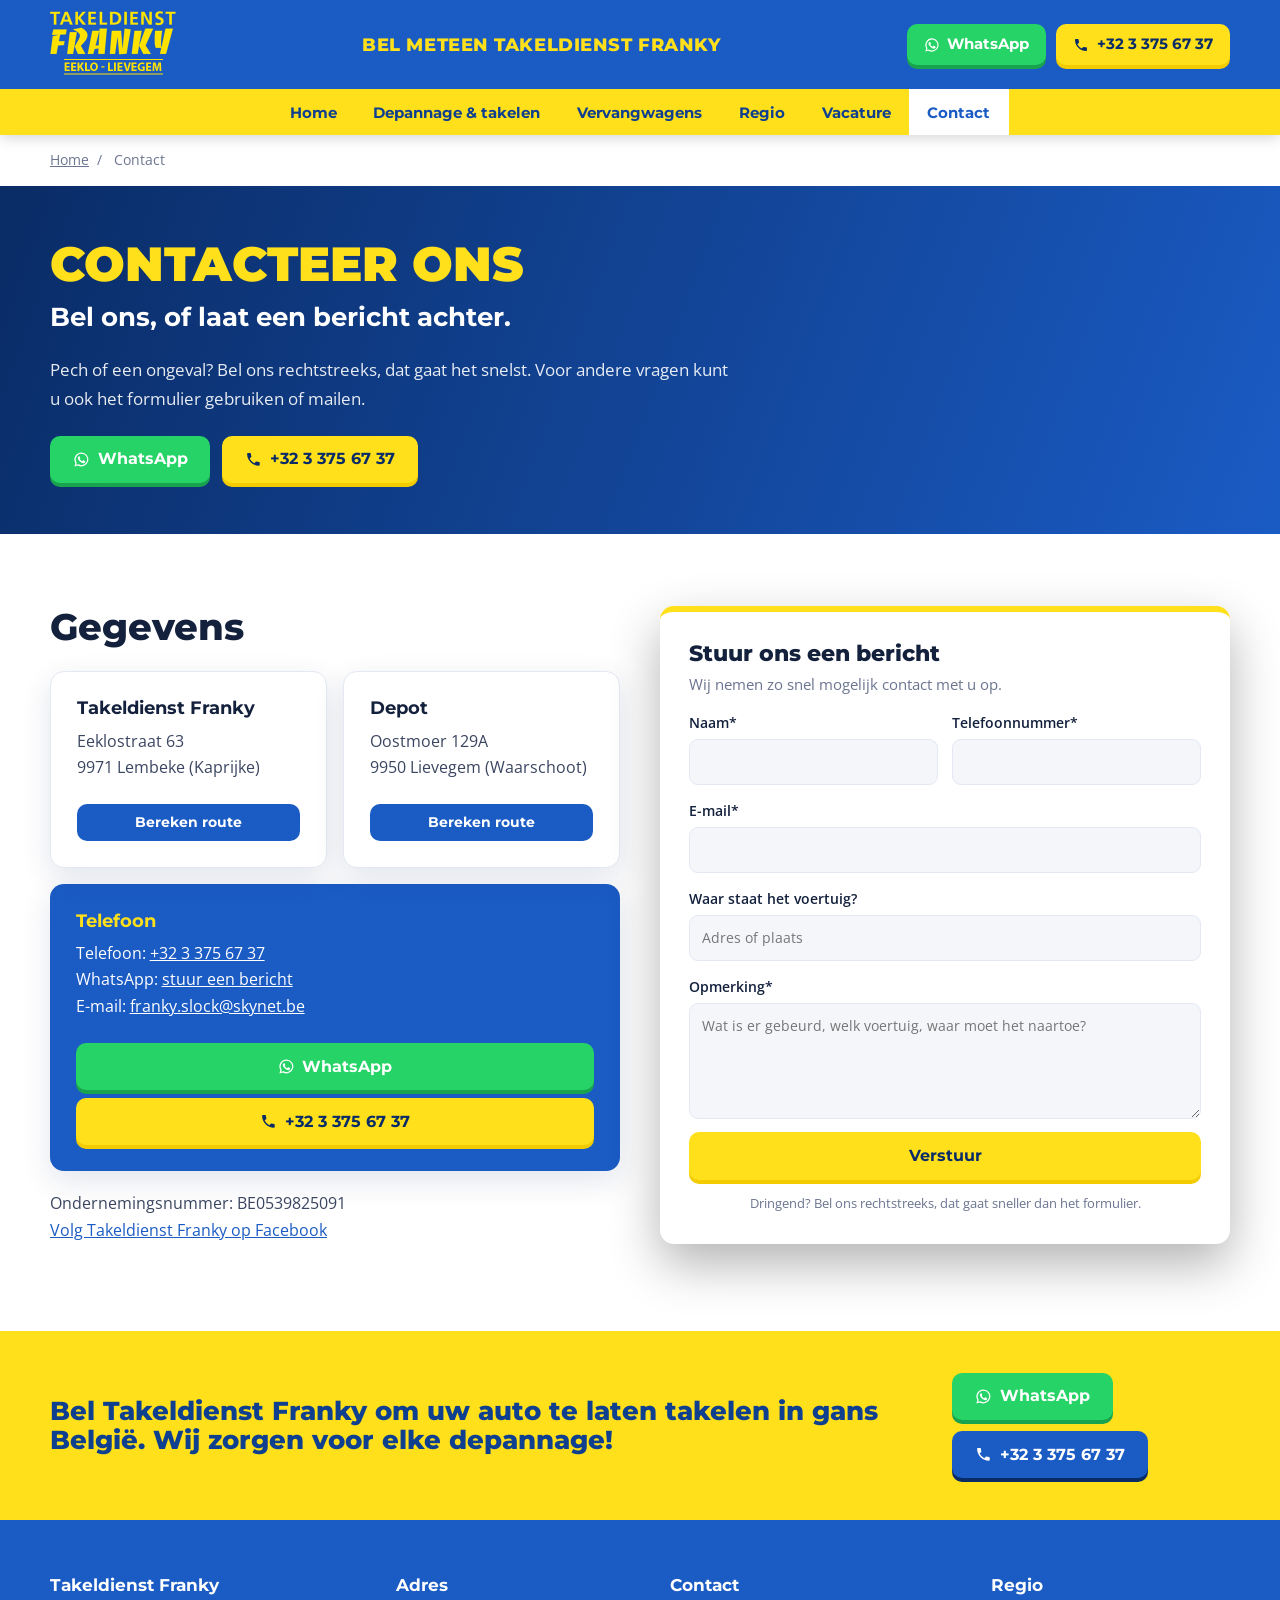
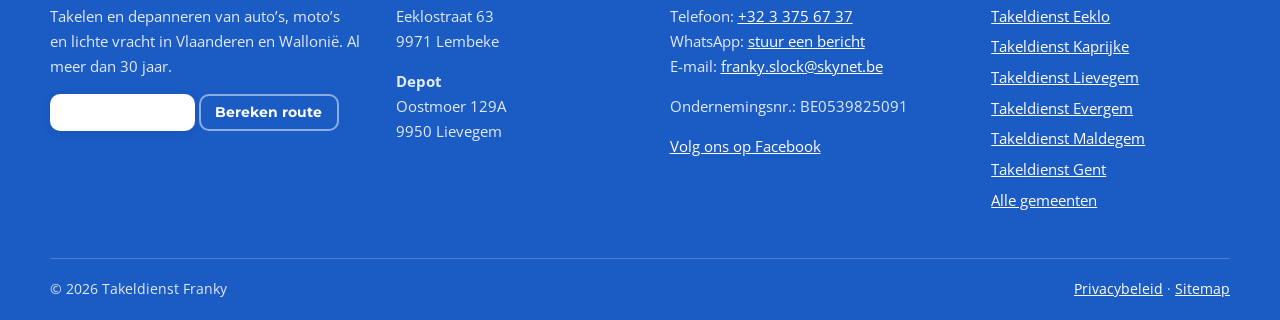
<file: contacteer-ons/index.html>
<!doctype html>
<html lang="nl-BE">
<head>
<meta charset="utf-8">
<meta name="viewport" content="width=device-width, initial-scale=1">
<title>Contact | Takeldienst Franky Lembeke &amp; Lievegem</title>
<meta name="description" content="Contacteer Takeldienst Franky: bel of WhatsApp +32 3 375 67 37. Eeklostraat 63, 9971 Lembeke. Depot: Oostmoer 129A, 9950 Lievegem.">
<link rel="canonical" href="https://takeldienstfranky.be/contacteer-ons/">
<meta name="theme-color" content="#1a5bc4">
<meta property="og:type" content="website">
<meta property="og:locale" content="nl_BE">
<meta property="og:site_name" content="Takeldienst Franky">
<meta property="og:title" content="Contact | Takeldienst Franky Lembeke &amp; Lievegem">
<meta property="og:description" content="Contacteer Takeldienst Franky: bel of WhatsApp +32 3 375 67 37. Eeklostraat 63, 9971 Lembeke. Depot: Oostmoer 129A, 9950 Lievegem.">
<meta property="og:url" content="https://takeldienstfranky.be/contacteer-ons/">
<meta property="og:image" content="https://takeldienstfranky.be/assets/img/takeldienst-franky-takelwagen-eeklo.jpg">
<link rel="icon" href="../favicon.svg" type="image/svg+xml">
<link rel="preconnect" href="https://fonts.googleapis.com">
<link rel="preconnect" href="https://fonts.gstatic.com" crossorigin>
<link rel="stylesheet" href="https://fonts.googleapis.com/css2?family=Montserrat:wght@600;700;800;900&family=Open+Sans:wght@400;600;700&display=swap">
<link rel="stylesheet" href="../assets/css/styles.css">
<script type="application/ld+json">{"@context":"https://schema.org","@type":"AutomotiveBusiness","@id":"https://takeldienstfranky.be/#bedrijf","name":"Takeldienst Franky","url":"https://takeldienstfranky.be/","logo":"https://takeldienstfranky.be/assets/img/logo-takeldienst-franky.png","image":"https://takeldienstfranky.be/assets/img/takeldienst-franky-takelwagen-eeklo.jpg","telephone":"+3233756737","email":"franky.slock@skynet.be","vatID":"BE0539825091","address":{"@type":"PostalAddress","streetAddress":"Eeklostraat 63","postalCode":"9971","addressLocality":"Lembeke (Kaprijke)","addressCountry":"BE"},"geo":{"@type":"GeoCoordinates","latitude":51.1854255,"longitude":3.6171895},"contactPoint":{"@type":"ContactPoint","telephone":"+3233756737","contactType":"customer service","areaServed":"BE","availableLanguage":"nl"},"department":{"@type":"AutomotiveBusiness","name":"Takeldienst Franky – depot Lievegem","telephone":"+3233756737","address":{"@type":"PostalAddress","streetAddress":"Oostmoer 129A","postalCode":"9950","addressLocality":"Lievegem (Waarschoot)","addressCountry":"BE"}},"areaServed":[{"@type":"City","name":"Eeklo"},{"@type":"City","name":"Kaprijke"},{"@type":"City","name":"Lievegem"},{"@type":"City","name":"Evergem"},{"@type":"City","name":"Maldegem"},{"@type":"City","name":"Gent"},{"@type":"Country","name":"België"}],"sameAs":["https://www.facebook.com/takeldienstfranky.be/"]}</script><script type="application/ld+json">{"@context":"https://schema.org","@type":"BreadcrumbList","itemListElement":[{"@type":"ListItem","position":1,"name":"} . jstr(Home) . qq{","item":"https://takeldienstfranky.be/"},{"@type":"ListItem","position":2,"name":"} . jstr(Contact) . qq{","item":"https://takeldienstfranky.be/contacteer-ons/"}]}</script>
</head>
<body>
<header class="site-header">
<div class="container header-top">
<a class="brand" href="../" aria-label="Takeldienst Franky, naar de homepage"><img src="../assets/img/logo-takeldienst-franky.png" alt="Takeldienst Franky Eeklo - Lievegem" width="126" height="67"></a>
<p class="header-claim">Bel meteen Takeldienst Franky</p>
<div class="header-actions"><a class="btn btn-wa" href="https://wa.me/3233756737?text=Hallo%2C%20ik%20heb%20een%20takeldienst%20nodig.%20Mijn%20locatie%3A%20"><svg viewBox="0 0 24 24" aria-hidden="true"><path d="M12 2a10 10 0 0 0-8.6 15.1L2 22l5-1.3A10 10 0 1 0 12 2zm0 18.2a8.2 8.2 0 0 1-4.2-1.2l-.3-.2-3 .8.8-2.9-.2-.3A8.2 8.2 0 1 1 12 20.2zm4.5-6.1c-.2-.1-1.5-.7-1.7-.8-.2-.1-.4-.1-.6.1l-.8 1c-.1.2-.3.2-.5.1a6.7 6.7 0 0 1-3.3-2.9c-.3-.4.2-.4.7-1.4.1-.2 0-.3 0-.4l-.8-1.8c-.2-.5-.4-.4-.6-.4h-.5a1 1 0 0 0-.7.3 3 3 0 0 0-.9 2.2 5.2 5.2 0 0 0 1.1 2.7 11.8 11.8 0 0 0 4.5 4c1.7.7 2.3.8 3.2.6.5-.1 1.5-.6 1.7-1.2.2-.6.2-1.1.2-1.2-.1-.1-.3-.2-.5-.3z"/></svg> WhatsApp</a><a class="btn btn-yellow" href="tel:+3233756737"><svg viewBox="0 0 24 24" aria-hidden="true"><path d="M6.6 10.8a15.1 15.1 0 0 0 6.6 6.6l2.2-2.2c.3-.3.7-.4 1-.2 1.1.4 2.3.6 3.6.6.6 0 1 .4 1 1V20c0 .6-.4 1-1 1A17 17 0 0 1 3 4c0-.6.4-1 1-1h3.5c.6 0 1 .4 1 1 0 1.3.2 2.5.6 3.6.1.3 0 .7-.2 1z"/></svg> +32 3 375 67 37</a></div>
<button class="menu-toggle" type="button" aria-controls="main-nav" aria-expanded="false"><span></span><span class="sr">Menu</span></button>
</div>
<nav class="main-nav" id="main-nav" aria-label="Hoofdmenu"><div class="container"><a href="../">Home</a><a href="../depannages-takeldienst/">Depannage &amp; takelen</a><a href="../verhuur-autos/">Vervangwagens</a><a href="../regio/">Regio</a><a href="../vacature/">Vacature</a><a href="../contacteer-ons/" aria-current="page">Contact</a></div></nav>
</header>
<nav class="crumbs container" aria-label="Kruimelpad"><a href="../">Home</a> <span>/</span> <span>Contact</span></nav>
<main>
<section class="page-head"><div class="container head-grid"><div><h1>Contacteer ons <span>Bel ons, of laat een bericht achter.</span></h1><div class="lead"><p>Pech of een ongeval? Bel ons rechtstreeks, dat gaat het snelst. Voor andere vragen kunt u ook het formulier gebruiken of mailen.</p></div><div class="actions"><a class="btn btn-wa" href="https://wa.me/3233756737?text=Hallo%2C%20ik%20heb%20een%20takeldienst%20nodig.%20Mijn%20locatie%3A%20"><svg viewBox="0 0 24 24" aria-hidden="true"><path d="M12 2a10 10 0 0 0-8.6 15.1L2 22l5-1.3A10 10 0 1 0 12 2zm0 18.2a8.2 8.2 0 0 1-4.2-1.2l-.3-.2-3 .8.8-2.9-.2-.3A8.2 8.2 0 1 1 12 20.2zm4.5-6.1c-.2-.1-1.5-.7-1.7-.8-.2-.1-.4-.1-.6.1l-.8 1c-.1.2-.3.2-.5.1a6.7 6.7 0 0 1-3.3-2.9c-.3-.4.2-.4.7-1.4.1-.2 0-.3 0-.4l-.8-1.8c-.2-.5-.4-.4-.6-.4h-.5a1 1 0 0 0-.7.3 3 3 0 0 0-.9 2.2 5.2 5.2 0 0 0 1.1 2.7 11.8 11.8 0 0 0 4.5 4c1.7.7 2.3.8 3.2.6.5-.1 1.5-.6 1.7-1.2.2-.6.2-1.1.2-1.2-.1-.1-.3-.2-.5-.3z"/></svg> WhatsApp</a><a class="btn btn-yellow" href="tel:+3233756737"><svg viewBox="0 0 24 24" aria-hidden="true"><path d="M6.6 10.8a15.1 15.1 0 0 0 6.6 6.6l2.2-2.2c.3-.3.7-.4 1-.2 1.1.4 2.3.6 3.6.6.6 0 1 .4 1 1V20c0 .6-.4 1-1 1A17 17 0 0 1 3 4c0-.6.4-1 1-1h3.5c.6 0 1 .4 1 1 0 1.3.2 2.5.6 3.6.1.3 0 .7-.2 1z"/></svg> +32 3 375 67 37</a></div></div></div></section>
<section class="section"><div class="container contact-grid">
<div>
<h2>Gegevens</h2>
<div class="address-cards">
<div class="info-card"><h3>Takeldienst Franky</h3><p>Eeklostraat 63<br>9971 Lembeke (Kaprijke)</p><a class="btn btn-blue btn-small" href="https://www.google.com/maps/search/?api=1&amp;query=Eeklostraat+63+9971+Lembeke" rel="noopener">Bereken route</a></div>
<div class="info-card"><h3>Depot</h3><p>Oostmoer 129A<br>9950 Lievegem (Waarschoot)</p><a class="btn btn-blue btn-small" href="https://www.google.com/maps/search/?api=1&amp;query=Oostmoer+129A+9950+Lievegem" rel="noopener">Bereken route</a></div>
</div>
<div class="info-card blue" style="margin-top:1rem"><h3>Telefoon</h3><p>Telefoon: <a href="tel:+3233756737">+32 3 375 67 37</a><br>WhatsApp: <a href="https://wa.me/3233756737?text=Hallo%2C%20ik%20heb%20een%20takeldienst%20nodig.%20Mijn%20locatie%3A%20">stuur een bericht</a><br>E-mail: <a href="mailto:franky.slock@skynet.be">franky.slock@skynet.be</a></p><a class="btn btn-wa" href="https://wa.me/3233756737?text=Hallo%2C%20ik%20heb%20een%20takeldienst%20nodig.%20Mijn%20locatie%3A%20"><svg viewBox="0 0 24 24" aria-hidden="true"><path d="M12 2a10 10 0 0 0-8.6 15.1L2 22l5-1.3A10 10 0 1 0 12 2zm0 18.2a8.2 8.2 0 0 1-4.2-1.2l-.3-.2-3 .8.8-2.9-.2-.3A8.2 8.2 0 1 1 12 20.2zm4.5-6.1c-.2-.1-1.5-.7-1.7-.8-.2-.1-.4-.1-.6.1l-.8 1c-.1.2-.3.2-.5.1a6.7 6.7 0 0 1-3.3-2.9c-.3-.4.2-.4.7-1.4.1-.2 0-.3 0-.4l-.8-1.8c-.2-.5-.4-.4-.6-.4h-.5a1 1 0 0 0-.7.3 3 3 0 0 0-.9 2.2 5.2 5.2 0 0 0 1.1 2.7 11.8 11.8 0 0 0 4.5 4c1.7.7 2.3.8 3.2.6.5-.1 1.5-.6 1.7-1.2.2-.6.2-1.1.2-1.2-.1-.1-.3-.2-.5-.3z"/></svg> WhatsApp</a><a class="btn btn-yellow" href="tel:+3233756737"><svg viewBox="0 0 24 24" aria-hidden="true"><path d="M6.6 10.8a15.1 15.1 0 0 0 6.6 6.6l2.2-2.2c.3-.3.7-.4 1-.2 1.1.4 2.3.6 3.6.6.6 0 1 .4 1 1V20c0 .6-.4 1-1 1A17 17 0 0 1 3 4c0-.6.4-1 1-1h3.5c.6 0 1 .4 1 1 0 1.3.2 2.5.6 3.6.1.3 0 .7-.2 1z"/></svg> +32 3 375 67 37</a></div>
<p style="margin-top:1.2rem">Ondernemingsnummer: BE0539825091<br><a href="https://www.facebook.com/takeldienstfranky.be/" rel="noopener">Volg Takeldienst Franky op Facebook</a></p>
</div>
<div class="form-card">
<h2>Stuur ons een bericht</h2>
<p>Wij nemen zo snel mogelijk contact met u op.</p>
<form class="form" action="https://formsubmit.co/franky.slock@skynet.be" method="POST">
<input type="hidden" name="_subject" value="Aanvraag via takeldienstfranky.be">
<input type="hidden" name="_next" value="https://takeldienstfranky.be/bedankt/">
<input type="hidden" name="_template" value="table">
<input type="text" name="_honey" class="hp" tabindex="-1" autocomplete="off" aria-hidden="true">
<div class="form-row"><label>Naam*<input name="naam" required autocomplete="name"></label><label>Telefoonnummer*<input name="telefoon" type="tel" required autocomplete="tel"></label></div>
<label>E-mail*<input name="email" type="email" required autocomplete="email"></label>
<label>Waar staat het voertuig?<input name="locatie" placeholder="Adres of plaats"></label>
<label>Opmerking*<textarea name="opmerking" rows="4" required placeholder="Wat is er gebeurd, welk voertuig, waar moet het naartoe?"></textarea></label>
<button class="btn btn-yellow btn-block" type="submit">Verstuur</button>
<p class="form-note">Dringend? Bel ons rechtstreeks, dat gaat sneller dan het formulier.</p>
</form>
</div>
</div></section>
<section class="cta-band"><div class="container cta-inner"><h2>Bel Takeldienst Franky om uw auto te laten takelen in gans Belgi&euml;. Wij zorgen voor elke depannage!</h2><div class="cta-actions"><a class="btn btn-wa" href="https://wa.me/3233756737?text=Hallo%2C%20ik%20heb%20een%20takeldienst%20nodig.%20Mijn%20locatie%3A%20"><svg viewBox="0 0 24 24" aria-hidden="true"><path d="M12 2a10 10 0 0 0-8.6 15.1L2 22l5-1.3A10 10 0 1 0 12 2zm0 18.2a8.2 8.2 0 0 1-4.2-1.2l-.3-.2-3 .8.8-2.9-.2-.3A8.2 8.2 0 1 1 12 20.2zm4.5-6.1c-.2-.1-1.5-.7-1.7-.8-.2-.1-.4-.1-.6.1l-.8 1c-.1.2-.3.2-.5.1a6.7 6.7 0 0 1-3.3-2.9c-.3-.4.2-.4.7-1.4.1-.2 0-.3 0-.4l-.8-1.8c-.2-.5-.4-.4-.6-.4h-.5a1 1 0 0 0-.7.3 3 3 0 0 0-.9 2.2 5.2 5.2 0 0 0 1.1 2.7 11.8 11.8 0 0 0 4.5 4c1.7.7 2.3.8 3.2.6.5-.1 1.5-.6 1.7-1.2.2-.6.2-1.1.2-1.2-.1-.1-.3-.2-.5-.3z"/></svg> WhatsApp</a><a class="btn btn-yellow" href="tel:+3233756737"><svg viewBox="0 0 24 24" aria-hidden="true"><path d="M6.6 10.8a15.1 15.1 0 0 0 6.6 6.6l2.2-2.2c.3-.3.7-.4 1-.2 1.1.4 2.3.6 3.6.6.6 0 1 .4 1 1V20c0 .6-.4 1-1 1A17 17 0 0 1 3 4c0-.6.4-1 1-1h3.5c.6 0 1 .4 1 1 0 1.3.2 2.5.6 3.6.1.3 0 .7-.2 1z"/></svg> +32 3 375 67 37</a></div></div></section>
</main>
<footer class="site-footer"><div class="container footer-grid">
<div><h3>Takeldienst Franky</h3><p>Takelen en depanneren van auto&rsquo;s, moto&rsquo;s en lichte vracht in Vlaanderen en Walloni&euml;. Al meer dan 30 jaar.</p><p><a class="btn btn-white btn-small" href="../contacteer-ons/">Contacteer ons</a> <a class="btn btn-ghost btn-small" href="https://www.google.com/maps/search/?api=1&query=Eeklostraat+63+9971+Lembeke" rel="noopener">Bereken route</a></p></div>
<div><h3>Adres</h3><p>Eeklostraat 63<br>9971 Lembeke</p><p><b>Depot</b><br>Oostmoer 129A<br>9950 Lievegem</p></div>
<div><h3>Contact</h3><p>Telefoon: <a href="tel:+3233756737">+32 3 375 67 37</a><br>WhatsApp: <a href="https://wa.me/3233756737?text=Hallo%2C%20ik%20heb%20een%20takeldienst%20nodig.%20Mijn%20locatie%3A%20">stuur een bericht</a><br>E-mail: <a href="mailto:franky.slock@skynet.be">franky.slock@skynet.be</a></p><p>Ondernemingsnr.: BE0539825091</p><p><a href="https://www.facebook.com/takeldienstfranky.be/" rel="noopener">Volg ons op Facebook</a></p></div>
<div><h3>Regio</h3><a href="../takeldienst-eeklo/">Takeldienst Eeklo</a><a href="../takeldienst-kaprijke/">Takeldienst Kaprijke</a><a href="../takeldienst-lievegem/">Takeldienst Lievegem</a><a href="../takeldienst-evergem/">Takeldienst Evergem</a><a href="../takeldienst-maldegem/">Takeldienst Maldegem</a><a href="../takeldienst-gent/">Takeldienst Gent</a><a href="../regio/">Alle gemeenten</a></div>
</div><div class="container footer-bottom"><span>&copy; 2026 Takeldienst Franky</span><span><a href="../privacy-policy/">Privacybeleid</a> &middot; <a href="../sitemap.xml">Sitemap</a></span></div></footer>
<div class="mobile-bar"><a class="wa" href="https://wa.me/3233756737?text=Hallo%2C%20ik%20heb%20een%20takeldienst%20nodig.%20Mijn%20locatie%3A%20">Stuur een<b>WhatsApp</b></a><a href="tel:+3233756737">Bel nu<b>+32 3 375 67 37</b></a></div>
<script src="../assets/js/main.js" defer></script>
</body>
</html>
</file>
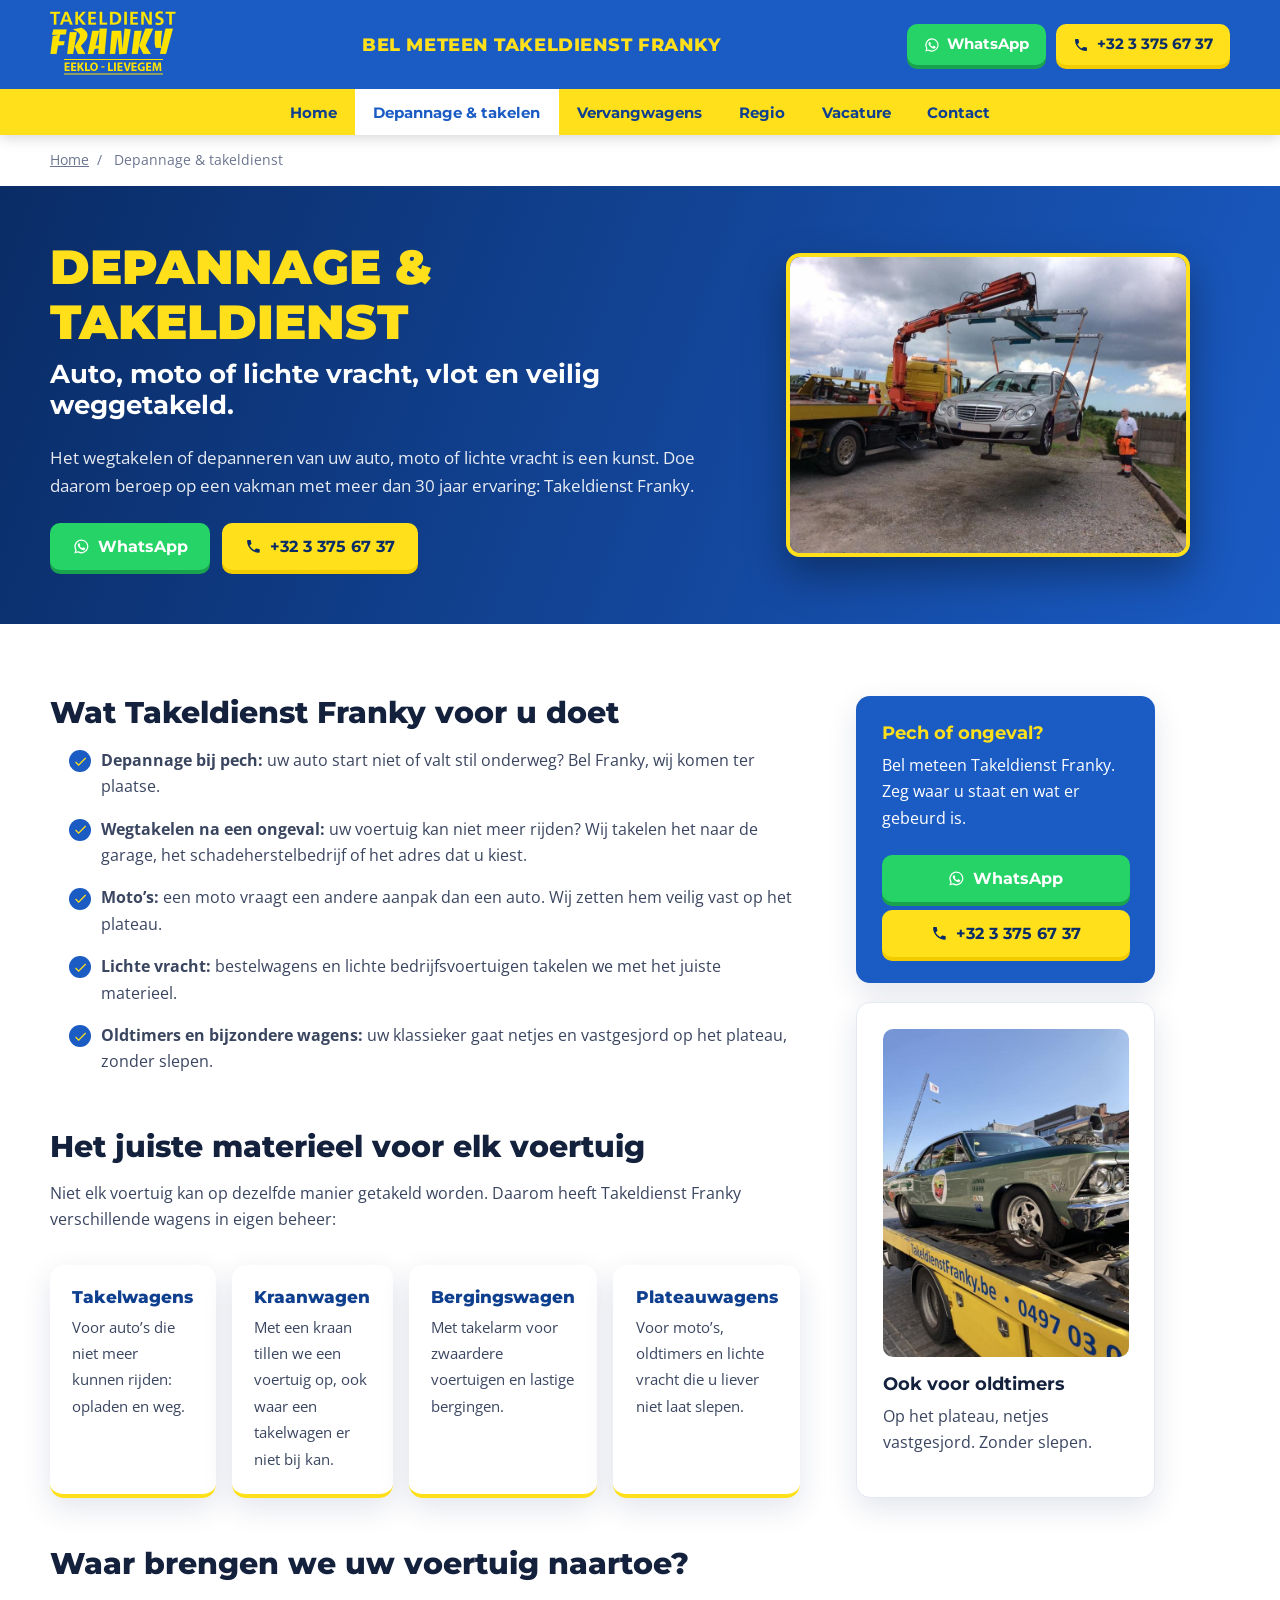
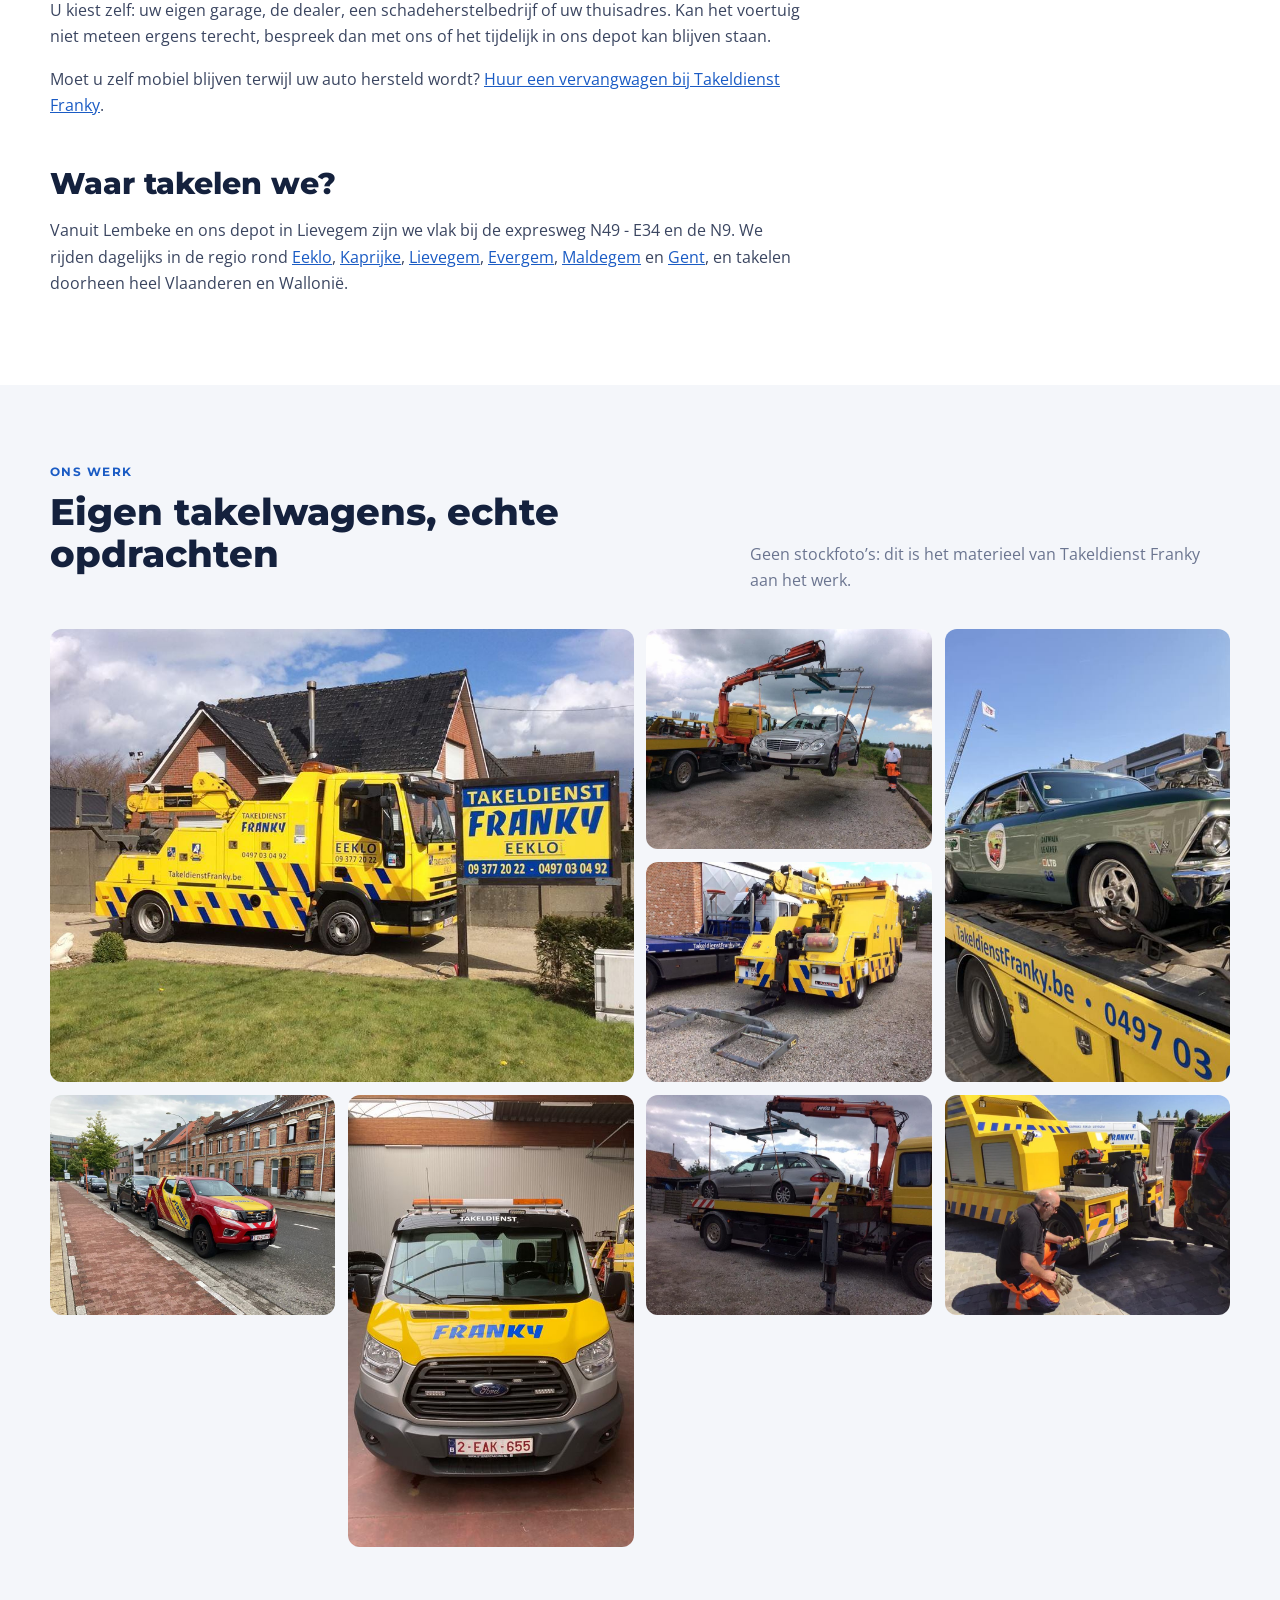
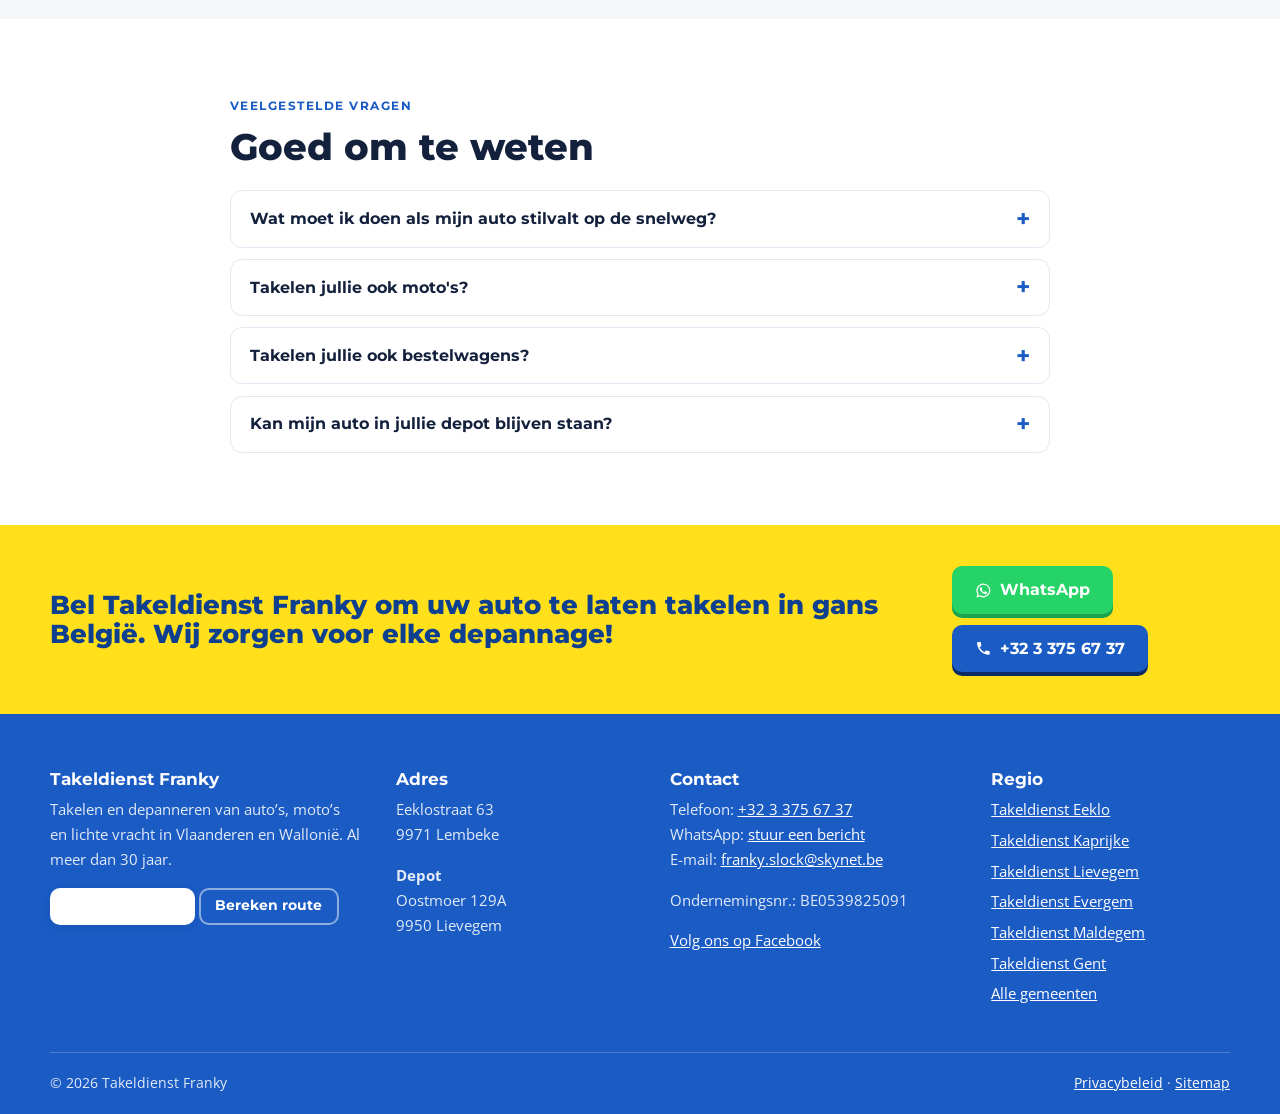
<file: depannages-takeldienst/index.html>
<!doctype html>
<html lang="nl-BE">
<head>
<meta charset="utf-8">
<meta name="viewport" content="width=device-width, initial-scale=1">
<title>Depannage &amp; takeldienst | Auto, moto, lichte vracht | Franky</title>
<meta name="description" content="Auto in panne of na een ongeval? Takeldienst Franky depanneert en takelt auto's, moto's en lichte vracht in heel België. Bel +32 3 375 67 37.">
<link rel="canonical" href="https://takeldienstfranky.be/depannages-takeldienst/">
<meta name="theme-color" content="#1a5bc4">
<meta property="og:type" content="website">
<meta property="og:locale" content="nl_BE">
<meta property="og:site_name" content="Takeldienst Franky">
<meta property="og:title" content="Depannage &amp; takeldienst | Auto, moto, lichte vracht | Franky">
<meta property="og:description" content="Auto in panne of na een ongeval? Takeldienst Franky depanneert en takelt auto's, moto's en lichte vracht in heel België. Bel +32 3 375 67 37.">
<meta property="og:url" content="https://takeldienstfranky.be/depannages-takeldienst/">
<meta property="og:image" content="https://takeldienstfranky.be/assets/img/kraanwagen-tilt-mercedes.jpg">
<link rel="icon" href="../favicon.svg" type="image/svg+xml">
<link rel="preconnect" href="https://fonts.googleapis.com">
<link rel="preconnect" href="https://fonts.gstatic.com" crossorigin>
<link rel="stylesheet" href="https://fonts.googleapis.com/css2?family=Montserrat:wght@600;700;800;900&family=Open+Sans:wght@400;600;700&display=swap">
<link rel="stylesheet" href="../assets/css/styles.css">
<script type="application/ld+json">{"@context":"https://schema.org","@type":"BreadcrumbList","itemListElement":[{"@type":"ListItem","position":1,"name":"} . jstr(Home) . qq{","item":"https://takeldienstfranky.be/"},{"@type":"ListItem","position":2,"name":"} . jstr(Depannage & takeldienst) . qq{","item":"https://takeldienstfranky.be/depannages-takeldienst/"}]}</script><script type="application/ld+json">{"@context":"https://schema.org","@type":"FAQPage","mainEntity":[{"@type":"Question","name":"} . jstr(Wat moet ik doen als mijn auto stilvalt op de snelweg?) . qq{","acceptedAnswer":{"@type":"Answer","text":"} . jstr(Zet uw alarmlichten aan, trek een fluohesje aan en ga met uw passagiers achter de vangrail staan, weg van het verkeer. Plaats de gevarendriehoek als dat veilig kan. Bel daarna Takeldienst Franky. Staat u op een rijstrook of is er gevaar, bel dan eerst 112.) . qq{"}},{"@type":"Question","name":"} . jstr(Takelen jullie ook moto's?) . qq{","acceptedAnswer":{"@type":"Answer","text":"} . jstr(Ja. Moto's zetten we op het plateau en sjorren we veilig vast, zodat ze zonder schade op hun bestemming komen.) . qq{"}},{"@type":"Question","name":"} . jstr(Takelen jullie ook bestelwagens?) . qq{","acceptedAnswer":{"@type":"Answer","text":"} . jstr(Ja, wij takelen auto's, moto's en lichte vracht. Bel ons met het type voertuig, dan sturen we het juiste materieel.) . qq{"}},{"@type":"Question","name":"} . jstr(Kan mijn auto in jullie depot blijven staan?) . qq{","acceptedAnswer":{"@type":"Answer","text":"} . jstr(Bespreek het bij uw oproep. Wij hebben een depot in Lievegem (Waarschoot) en zoeken samen met u de beste oplossing.) . qq{"}}]}</script>
</head>
<body>
<header class="site-header">
<div class="container header-top">
<a class="brand" href="../" aria-label="Takeldienst Franky, naar de homepage"><img src="../assets/img/logo-takeldienst-franky.png" alt="Takeldienst Franky Eeklo - Lievegem" width="126" height="67"></a>
<p class="header-claim">Bel meteen Takeldienst Franky</p>
<div class="header-actions"><a class="btn btn-wa" href="https://wa.me/3233756737?text=Hallo%2C%20ik%20heb%20een%20takeldienst%20nodig.%20Mijn%20locatie%3A%20"><svg viewBox="0 0 24 24" aria-hidden="true"><path d="M12 2a10 10 0 0 0-8.6 15.1L2 22l5-1.3A10 10 0 1 0 12 2zm0 18.2a8.2 8.2 0 0 1-4.2-1.2l-.3-.2-3 .8.8-2.9-.2-.3A8.2 8.2 0 1 1 12 20.2zm4.5-6.1c-.2-.1-1.5-.7-1.7-.8-.2-.1-.4-.1-.6.1l-.8 1c-.1.2-.3.2-.5.1a6.7 6.7 0 0 1-3.3-2.9c-.3-.4.2-.4.7-1.4.1-.2 0-.3 0-.4l-.8-1.8c-.2-.5-.4-.4-.6-.4h-.5a1 1 0 0 0-.7.3 3 3 0 0 0-.9 2.2 5.2 5.2 0 0 0 1.1 2.7 11.8 11.8 0 0 0 4.5 4c1.7.7 2.3.8 3.2.6.5-.1 1.5-.6 1.7-1.2.2-.6.2-1.1.2-1.2-.1-.1-.3-.2-.5-.3z"/></svg> WhatsApp</a><a class="btn btn-yellow" href="tel:+3233756737"><svg viewBox="0 0 24 24" aria-hidden="true"><path d="M6.6 10.8a15.1 15.1 0 0 0 6.6 6.6l2.2-2.2c.3-.3.7-.4 1-.2 1.1.4 2.3.6 3.6.6.6 0 1 .4 1 1V20c0 .6-.4 1-1 1A17 17 0 0 1 3 4c0-.6.4-1 1-1h3.5c.6 0 1 .4 1 1 0 1.3.2 2.5.6 3.6.1.3 0 .7-.2 1z"/></svg> +32 3 375 67 37</a></div>
<button class="menu-toggle" type="button" aria-controls="main-nav" aria-expanded="false"><span></span><span class="sr">Menu</span></button>
</div>
<nav class="main-nav" id="main-nav" aria-label="Hoofdmenu"><div class="container"><a href="../">Home</a><a href="../depannages-takeldienst/" aria-current="page">Depannage &amp; takelen</a><a href="../verhuur-autos/">Vervangwagens</a><a href="../regio/">Regio</a><a href="../vacature/">Vacature</a><a href="../contacteer-ons/">Contact</a></div></nav>
</header>
<nav class="crumbs container" aria-label="Kruimelpad"><a href="../">Home</a> <span>/</span> <span>Depannage & takeldienst</span></nav>
<main>
<section class="page-head has-media"><div class="container head-grid"><div><h1>Depannage &amp; takeldienst <span>Auto, moto of lichte vracht, vlot en veilig weggetakeld.</span></h1><div class="lead"><p>Het wegtakelen of depanneren van uw auto, moto of lichte vracht is een kunst. Doe daarom beroep op een vakman met meer dan 30 jaar ervaring: Takeldienst Franky.</p></div><div class="actions"><a class="btn btn-wa" href="https://wa.me/3233756737?text=Hallo%2C%20ik%20heb%20een%20takeldienst%20nodig.%20Mijn%20locatie%3A%20"><svg viewBox="0 0 24 24" aria-hidden="true"><path d="M12 2a10 10 0 0 0-8.6 15.1L2 22l5-1.3A10 10 0 1 0 12 2zm0 18.2a8.2 8.2 0 0 1-4.2-1.2l-.3-.2-3 .8.8-2.9-.2-.3A8.2 8.2 0 1 1 12 20.2zm4.5-6.1c-.2-.1-1.5-.7-1.7-.8-.2-.1-.4-.1-.6.1l-.8 1c-.1.2-.3.2-.5.1a6.7 6.7 0 0 1-3.3-2.9c-.3-.4.2-.4.7-1.4.1-.2 0-.3 0-.4l-.8-1.8c-.2-.5-.4-.4-.6-.4h-.5a1 1 0 0 0-.7.3 3 3 0 0 0-.9 2.2 5.2 5.2 0 0 0 1.1 2.7 11.8 11.8 0 0 0 4.5 4c1.7.7 2.3.8 3.2.6.5-.1 1.5-.6 1.7-1.2.2-.6.2-1.1.2-1.2-.1-.1-.3-.2-.5-.3z"/></svg> WhatsApp</a><a class="btn btn-yellow" href="tel:+3233756737"><svg viewBox="0 0 24 24" aria-hidden="true"><path d="M6.6 10.8a15.1 15.1 0 0 0 6.6 6.6l2.2-2.2c.3-.3.7-.4 1-.2 1.1.4 2.3.6 3.6.6.6 0 1 .4 1 1V20c0 .6-.4 1-1 1A17 17 0 0 1 3 4c0-.6.4-1 1-1h3.5c.6 0 1 .4 1 1 0 1.3.2 2.5.6 3.6.1.3 0 .7-.2 1z"/></svg> +32 3 375 67 37</a></div></div><figure class="head-media"><img src="../assets/img/kraanwagen-tilt-mercedes.jpg" alt="Kraanwagen van Takeldienst Franky tilt een grijze Mercedes op met een hefbrug" width="960" height="716" loading="eager" fetchpriority="high"></figure></div></section>
<section class="section"><div class="container two-col">
<div class="prose">
<h2>Wat Takeldienst Franky voor u doet</h2>
<ul class="checks">
<li><strong>Depannage bij pech:</strong> uw auto start niet of valt stil onderweg? Bel Franky, wij komen ter plaatse.</li>
<li><strong>Wegtakelen na een ongeval:</strong> uw voertuig kan niet meer rijden? Wij takelen het naar de garage, het schadeherstelbedrijf of het adres dat u kiest.</li>
<li><strong>Moto&rsquo;s:</strong> een moto vraagt een andere aanpak dan een auto. Wij zetten hem veilig vast op het plateau.</li>
<li><strong>Lichte vracht:</strong> bestelwagens en lichte bedrijfsvoertuigen takelen we met het juiste materieel.</li>
<li><strong>Oldtimers en bijzondere wagens:</strong> uw klassieker gaat netjes en vastgesjord op het plateau, zonder slepen.</li>
</ul>
<h2>Het juiste materieel voor elk voertuig</h2>
<p>Niet elk voertuig kan op dezelfde manier getakeld worden. Daarom heeft Takeldienst Franky verschillende wagens in eigen beheer:</p>
<div class="fleet">
<div><strong>Takelwagens</strong><span>Voor auto&rsquo;s die niet meer kunnen rijden: opladen en weg.</span></div>
<div><strong>Kraanwagen</strong><span>Met een kraan tillen we een voertuig op, ook waar een takelwagen er niet bij kan.</span></div>
<div><strong>Bergingswagen</strong><span>Met takelarm voor zwaardere voertuigen en lastige bergingen.</span></div>
<div><strong>Plateauwagens</strong><span>Voor moto&rsquo;s, oldtimers en lichte vracht die u liever niet laat slepen.</span></div>
</div>
<h2>Waar brengen we uw voertuig naartoe?</h2>
<p>U kiest zelf: uw eigen garage, de dealer, een schadeherstelbedrijf of uw thuisadres. Kan het voertuig niet meteen ergens terecht, bespreek dan met ons of het tijdelijk in ons depot kan blijven staan.</p>
<p>Moet u zelf mobiel blijven terwijl uw auto hersteld wordt? <a href="../verhuur-autos/">Huur een vervangwagen bij Takeldienst Franky</a>.</p>
<h2>Waar takelen we?</h2>
<p>Vanuit Lembeke en ons depot in Lievegem zijn we vlak bij de expresweg N49 - E34 en de N9. We rijden dagelijks in de regio rond <a href="../takeldienst-eeklo/">Eeklo</a>, <a href="../takeldienst-kaprijke/">Kaprijke</a>, <a href="../takeldienst-lievegem/">Lievegem</a>, <a href="../takeldienst-evergem/">Evergem</a>, <a href="../takeldienst-maldegem/">Maldegem</a> en <a href="../takeldienst-gent/">Gent</a>, en takelen doorheen heel Vlaanderen en Wallonië.</p>
</div>
<aside class="side">
<div class="info-card blue"><h3>Pech of ongeval?</h3><p>Bel meteen Takeldienst Franky. Zeg waar u staat en wat er gebeurd is.</p><a class="btn btn-wa" href="https://wa.me/3233756737?text=Hallo%2C%20ik%20heb%20een%20takeldienst%20nodig.%20Mijn%20locatie%3A%20"><svg viewBox="0 0 24 24" aria-hidden="true"><path d="M12 2a10 10 0 0 0-8.6 15.1L2 22l5-1.3A10 10 0 1 0 12 2zm0 18.2a8.2 8.2 0 0 1-4.2-1.2l-.3-.2-3 .8.8-2.9-.2-.3A8.2 8.2 0 1 1 12 20.2zm4.5-6.1c-.2-.1-1.5-.7-1.7-.8-.2-.1-.4-.1-.6.1l-.8 1c-.1.2-.3.2-.5.1a6.7 6.7 0 0 1-3.3-2.9c-.3-.4.2-.4.7-1.4.1-.2 0-.3 0-.4l-.8-1.8c-.2-.5-.4-.4-.6-.4h-.5a1 1 0 0 0-.7.3 3 3 0 0 0-.9 2.2 5.2 5.2 0 0 0 1.1 2.7 11.8 11.8 0 0 0 4.5 4c1.7.7 2.3.8 3.2.6.5-.1 1.5-.6 1.7-1.2.2-.6.2-1.1.2-1.2-.1-.1-.3-.2-.5-.3z"/></svg> WhatsApp</a><a class="btn btn-yellow" href="tel:+3233756737"><svg viewBox="0 0 24 24" aria-hidden="true"><path d="M6.6 10.8a15.1 15.1 0 0 0 6.6 6.6l2.2-2.2c.3-.3.7-.4 1-.2 1.1.4 2.3.6 3.6.6.6 0 1 .4 1 1V20c0 .6-.4 1-1 1A17 17 0 0 1 3 4c0-.6.4-1 1-1h3.5c.6 0 1 .4 1 1 0 1.3.2 2.5.6 3.6.1.3 0 .7-.2 1z"/></svg> +32 3 375 67 37</a></div>
<div class="info-card"><img src="../assets/img/oldtimer-op-plateau.jpg" alt="Groene oldtimer vastgesjord op het plateau van Takeldienst Franky" width="600" height="800" loading="lazy"><h3>Ook voor oldtimers</h3><p>Op het plateau, netjes vastgesjord. Zonder slepen.</p></div>
</aside>
</div></section>
<section class="section grey"><div class="container"><div class="section-head"><div><span class="eyebrow">Ons werk</span><h2>Eigen takelwagens, echte opdrachten</h2></div><p>Geen stockfoto&rsquo;s: dit is het materieel van Takeldienst Franky aan het werk.</p></div><div class="gallery"><figure><img src="../assets/img/takeldienst-franky-takelwagen-eeklo.jpg" alt="Gele takelwagen van Takeldienst Franky voor het bord met de telefoonnummers in Eeklo" width="960" height="960" loading="lazy"></figure><figure><img src="../assets/img/kraanwagen-tilt-mercedes.jpg" alt="Kraanwagen van Takeldienst Franky tilt een grijze Mercedes op met een hefbrug" width="960" height="716" loading="lazy"></figure><figure><img src="../assets/img/oldtimer-op-plateau.jpg" alt="Groene oldtimer vastgesjord op het gele plateau van Takeldienst Franky" width="600" height="800" loading="lazy"></figure><figure><img src="../assets/img/bergingswagen-takelarm.jpg" alt="Gele bergingswagen van Takeldienst Franky met de takelarm uitgeklapt" width="960" height="716" loading="lazy"></figure><figure><img src="../assets/img/pickup-met-aanhangwagen.jpg" alt="Rode pick-up van Takeldienst Franky met een auto op de aanhangwagen" width="1000" height="750" loading="lazy"></figure><figure><img src="../assets/img/plateauwagen-franky.jpg" alt="Plateauwagen van Takeldienst Franky in het depot" width="600" height="800" loading="lazy"></figure><figure><img src="../assets/img/mercedes-op-kraanwagen.jpg" alt="Mercedes veilig op de kraanwagen van Takeldienst Franky gezet" width="960" height="716" loading="lazy"></figure><figure><img src="../assets/img/bergingswagen-takelarm-bedienen.jpg" alt="Chauffeur van Takeldienst Franky bedient de takelarm van de bergingswagen" width="1000" height="748" loading="lazy"></figure></div></div></section>
<section class="section"><div class="container narrow"><span class="eyebrow">Veelgestelde vragen</span><h2>Goed om te weten</h2><div class="faq"><details><summary>Wat moet ik doen als mijn auto stilvalt op de snelweg?</summary><div class="faq-a"><p>Zet uw alarmlichten aan, trek een fluohesje aan en ga met uw passagiers achter de vangrail staan, weg van het verkeer. Plaats de gevarendriehoek als dat veilig kan. Bel daarna Takeldienst Franky. Staat u op een rijstrook of is er gevaar, bel dan eerst 112.</p></div></details><details><summary>Takelen jullie ook moto's?</summary><div class="faq-a"><p>Ja. Moto's zetten we op het plateau en sjorren we veilig vast, zodat ze zonder schade op hun bestemming komen.</p></div></details><details><summary>Takelen jullie ook bestelwagens?</summary><div class="faq-a"><p>Ja, wij takelen auto's, moto's en lichte vracht. Bel ons met het type voertuig, dan sturen we het juiste materieel.</p></div></details><details><summary>Kan mijn auto in jullie depot blijven staan?</summary><div class="faq-a"><p>Bespreek het bij uw oproep. Wij hebben een depot in Lievegem (Waarschoot) en zoeken samen met u de beste oplossing.</p></div></details></div></div></section><section class="cta-band"><div class="container cta-inner"><h2>Bel Takeldienst Franky om uw auto te laten takelen in gans Belgi&euml;. Wij zorgen voor elke depannage!</h2><div class="cta-actions"><a class="btn btn-wa" href="https://wa.me/3233756737?text=Hallo%2C%20ik%20heb%20een%20takeldienst%20nodig.%20Mijn%20locatie%3A%20"><svg viewBox="0 0 24 24" aria-hidden="true"><path d="M12 2a10 10 0 0 0-8.6 15.1L2 22l5-1.3A10 10 0 1 0 12 2zm0 18.2a8.2 8.2 0 0 1-4.2-1.2l-.3-.2-3 .8.8-2.9-.2-.3A8.2 8.2 0 1 1 12 20.2zm4.5-6.1c-.2-.1-1.5-.7-1.7-.8-.2-.1-.4-.1-.6.1l-.8 1c-.1.2-.3.2-.5.1a6.7 6.7 0 0 1-3.3-2.9c-.3-.4.2-.4.7-1.4.1-.2 0-.3 0-.4l-.8-1.8c-.2-.5-.4-.4-.6-.4h-.5a1 1 0 0 0-.7.3 3 3 0 0 0-.9 2.2 5.2 5.2 0 0 0 1.1 2.7 11.8 11.8 0 0 0 4.5 4c1.7.7 2.3.8 3.2.6.5-.1 1.5-.6 1.7-1.2.2-.6.2-1.1.2-1.2-.1-.1-.3-.2-.5-.3z"/></svg> WhatsApp</a><a class="btn btn-yellow" href="tel:+3233756737"><svg viewBox="0 0 24 24" aria-hidden="true"><path d="M6.6 10.8a15.1 15.1 0 0 0 6.6 6.6l2.2-2.2c.3-.3.7-.4 1-.2 1.1.4 2.3.6 3.6.6.6 0 1 .4 1 1V20c0 .6-.4 1-1 1A17 17 0 0 1 3 4c0-.6.4-1 1-1h3.5c.6 0 1 .4 1 1 0 1.3.2 2.5.6 3.6.1.3 0 .7-.2 1z"/></svg> +32 3 375 67 37</a></div></div></section>
</main>
<footer class="site-footer"><div class="container footer-grid">
<div><h3>Takeldienst Franky</h3><p>Takelen en depanneren van auto&rsquo;s, moto&rsquo;s en lichte vracht in Vlaanderen en Walloni&euml;. Al meer dan 30 jaar.</p><p><a class="btn btn-white btn-small" href="../contacteer-ons/">Contacteer ons</a> <a class="btn btn-ghost btn-small" href="https://www.google.com/maps/search/?api=1&query=Eeklostraat+63+9971+Lembeke" rel="noopener">Bereken route</a></p></div>
<div><h3>Adres</h3><p>Eeklostraat 63<br>9971 Lembeke</p><p><b>Depot</b><br>Oostmoer 129A<br>9950 Lievegem</p></div>
<div><h3>Contact</h3><p>Telefoon: <a href="tel:+3233756737">+32 3 375 67 37</a><br>WhatsApp: <a href="https://wa.me/3233756737?text=Hallo%2C%20ik%20heb%20een%20takeldienst%20nodig.%20Mijn%20locatie%3A%20">stuur een bericht</a><br>E-mail: <a href="mailto:franky.slock@skynet.be">franky.slock@skynet.be</a></p><p>Ondernemingsnr.: BE0539825091</p><p><a href="https://www.facebook.com/takeldienstfranky.be/" rel="noopener">Volg ons op Facebook</a></p></div>
<div><h3>Regio</h3><a href="../takeldienst-eeklo/">Takeldienst Eeklo</a><a href="../takeldienst-kaprijke/">Takeldienst Kaprijke</a><a href="../takeldienst-lievegem/">Takeldienst Lievegem</a><a href="../takeldienst-evergem/">Takeldienst Evergem</a><a href="../takeldienst-maldegem/">Takeldienst Maldegem</a><a href="../takeldienst-gent/">Takeldienst Gent</a><a href="../regio/">Alle gemeenten</a></div>
</div><div class="container footer-bottom"><span>&copy; 2026 Takeldienst Franky</span><span><a href="../privacy-policy/">Privacybeleid</a> &middot; <a href="../sitemap.xml">Sitemap</a></span></div></footer>
<div class="mobile-bar"><a class="wa" href="https://wa.me/3233756737?text=Hallo%2C%20ik%20heb%20een%20takeldienst%20nodig.%20Mijn%20locatie%3A%20">Stuur een<b>WhatsApp</b></a><a href="tel:+3233756737">Bel nu<b>+32 3 375 67 37</b></a></div>
<script src="../assets/js/main.js" defer></script>
</body>
</html>
</file>
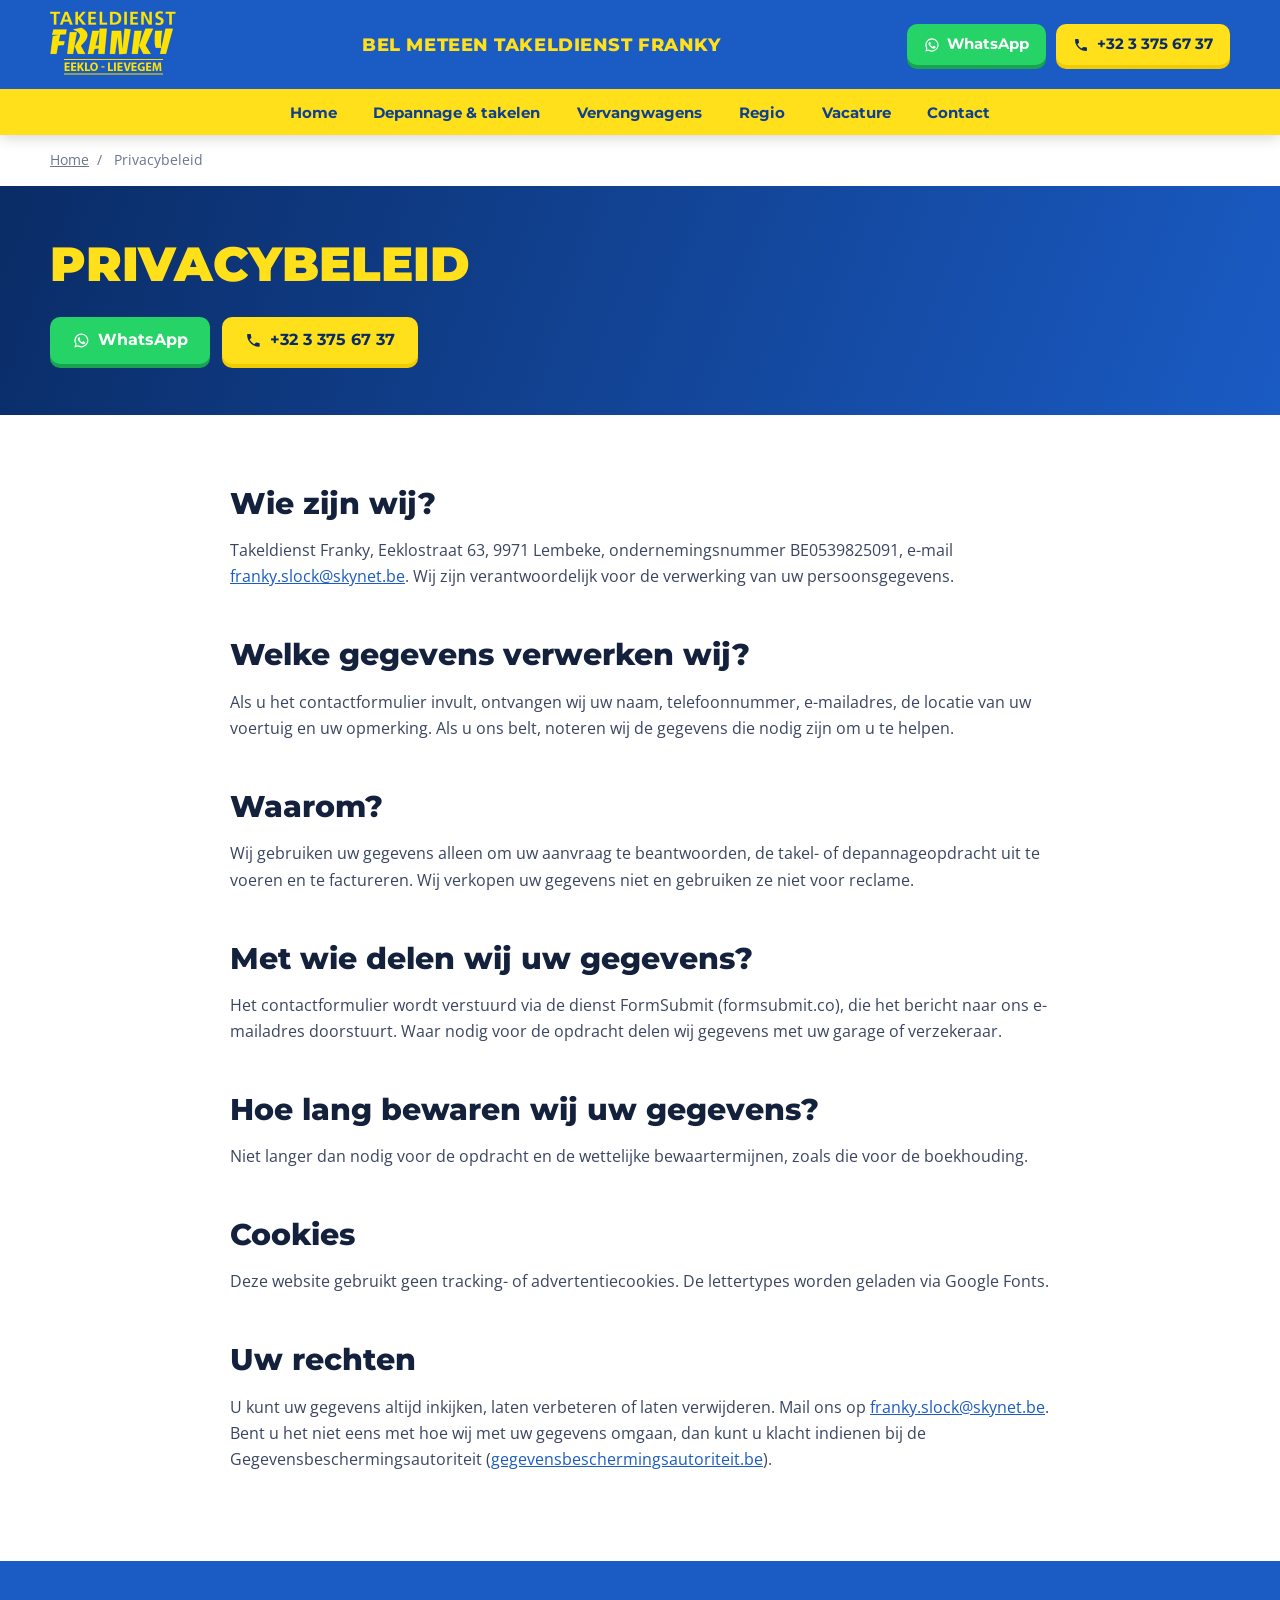
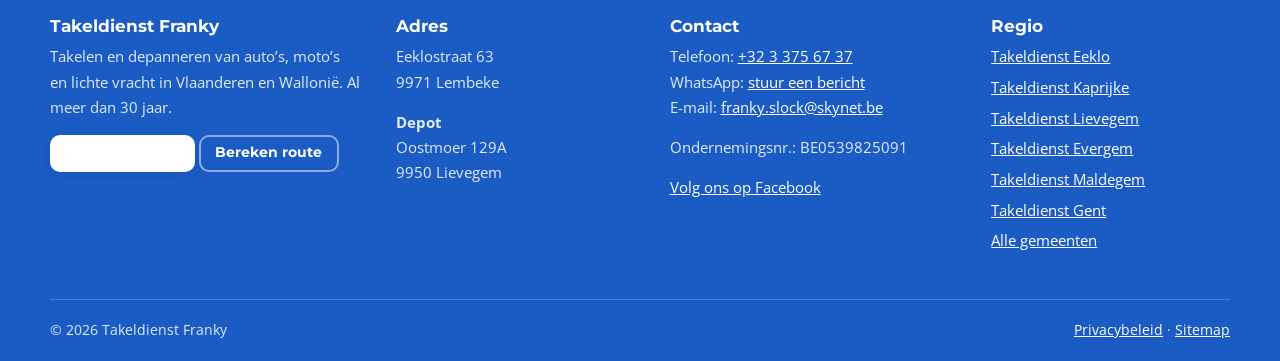
<file: privacy-policy/index.html>
<!doctype html>
<html lang="nl-BE">
<head>
<meta charset="utf-8">
<meta name="viewport" content="width=device-width, initial-scale=1">
<title>Privacybeleid | Takeldienst Franky</title>
<meta name="description" content="Hoe Takeldienst Franky omgaat met de persoonsgegevens die u via deze website of telefonisch doorgeeft.">
<link rel="canonical" href="https://takeldienstfranky.be/privacy-policy/">
<meta name="theme-color" content="#1a5bc4">
<meta property="og:type" content="website">
<meta property="og:locale" content="nl_BE">
<meta property="og:site_name" content="Takeldienst Franky">
<meta property="og:title" content="Privacybeleid | Takeldienst Franky">
<meta property="og:description" content="Hoe Takeldienst Franky omgaat met de persoonsgegevens die u via deze website of telefonisch doorgeeft.">
<meta property="og:url" content="https://takeldienstfranky.be/privacy-policy/">
<meta property="og:image" content="https://takeldienstfranky.be/assets/img/takeldienst-franky-takelwagen-eeklo.jpg">
<link rel="icon" href="../favicon.svg" type="image/svg+xml">
<link rel="preconnect" href="https://fonts.googleapis.com">
<link rel="preconnect" href="https://fonts.gstatic.com" crossorigin>
<link rel="stylesheet" href="https://fonts.googleapis.com/css2?family=Montserrat:wght@600;700;800;900&family=Open+Sans:wght@400;600;700&display=swap">
<link rel="stylesheet" href="../assets/css/styles.css">
<script type="application/ld+json">{"@context":"https://schema.org","@type":"BreadcrumbList","itemListElement":[{"@type":"ListItem","position":1,"name":"} . jstr(Home) . qq{","item":"https://takeldienstfranky.be/"},{"@type":"ListItem","position":2,"name":"} . jstr(Privacybeleid) . qq{","item":"https://takeldienstfranky.be/privacy-policy/"}]}</script>
</head>
<body>
<header class="site-header">
<div class="container header-top">
<a class="brand" href="../" aria-label="Takeldienst Franky, naar de homepage"><img src="../assets/img/logo-takeldienst-franky.png" alt="Takeldienst Franky Eeklo - Lievegem" width="126" height="67"></a>
<p class="header-claim">Bel meteen Takeldienst Franky</p>
<div class="header-actions"><a class="btn btn-wa" href="https://wa.me/3233756737?text=Hallo%2C%20ik%20heb%20een%20takeldienst%20nodig.%20Mijn%20locatie%3A%20"><svg viewBox="0 0 24 24" aria-hidden="true"><path d="M12 2a10 10 0 0 0-8.6 15.1L2 22l5-1.3A10 10 0 1 0 12 2zm0 18.2a8.2 8.2 0 0 1-4.2-1.2l-.3-.2-3 .8.8-2.9-.2-.3A8.2 8.2 0 1 1 12 20.2zm4.5-6.1c-.2-.1-1.5-.7-1.7-.8-.2-.1-.4-.1-.6.1l-.8 1c-.1.2-.3.2-.5.1a6.7 6.7 0 0 1-3.3-2.9c-.3-.4.2-.4.7-1.4.1-.2 0-.3 0-.4l-.8-1.8c-.2-.5-.4-.4-.6-.4h-.5a1 1 0 0 0-.7.3 3 3 0 0 0-.9 2.2 5.2 5.2 0 0 0 1.1 2.7 11.8 11.8 0 0 0 4.5 4c1.7.7 2.3.8 3.2.6.5-.1 1.5-.6 1.7-1.2.2-.6.2-1.1.2-1.2-.1-.1-.3-.2-.5-.3z"/></svg> WhatsApp</a><a class="btn btn-yellow" href="tel:+3233756737"><svg viewBox="0 0 24 24" aria-hidden="true"><path d="M6.6 10.8a15.1 15.1 0 0 0 6.6 6.6l2.2-2.2c.3-.3.7-.4 1-.2 1.1.4 2.3.6 3.6.6.6 0 1 .4 1 1V20c0 .6-.4 1-1 1A17 17 0 0 1 3 4c0-.6.4-1 1-1h3.5c.6 0 1 .4 1 1 0 1.3.2 2.5.6 3.6.1.3 0 .7-.2 1z"/></svg> +32 3 375 67 37</a></div>
<button class="menu-toggle" type="button" aria-controls="main-nav" aria-expanded="false"><span></span><span class="sr">Menu</span></button>
</div>
<nav class="main-nav" id="main-nav" aria-label="Hoofdmenu"><div class="container"><a href="../">Home</a><a href="../depannages-takeldienst/">Depannage &amp; takelen</a><a href="../verhuur-autos/">Vervangwagens</a><a href="../regio/">Regio</a><a href="../vacature/">Vacature</a><a href="../contacteer-ons/">Contact</a></div></nav>
</header>
<nav class="crumbs container" aria-label="Kruimelpad"><a href="../">Home</a> <span>/</span> <span>Privacybeleid</span></nav>
<main>
<section class="page-head"><div class="container head-grid"><div><h1>Privacybeleid</h1><div class="actions"><a class="btn btn-wa" href="https://wa.me/3233756737?text=Hallo%2C%20ik%20heb%20een%20takeldienst%20nodig.%20Mijn%20locatie%3A%20"><svg viewBox="0 0 24 24" aria-hidden="true"><path d="M12 2a10 10 0 0 0-8.6 15.1L2 22l5-1.3A10 10 0 1 0 12 2zm0 18.2a8.2 8.2 0 0 1-4.2-1.2l-.3-.2-3 .8.8-2.9-.2-.3A8.2 8.2 0 1 1 12 20.2zm4.5-6.1c-.2-.1-1.5-.7-1.7-.8-.2-.1-.4-.1-.6.1l-.8 1c-.1.2-.3.2-.5.1a6.7 6.7 0 0 1-3.3-2.9c-.3-.4.2-.4.7-1.4.1-.2 0-.3 0-.4l-.8-1.8c-.2-.5-.4-.4-.6-.4h-.5a1 1 0 0 0-.7.3 3 3 0 0 0-.9 2.2 5.2 5.2 0 0 0 1.1 2.7 11.8 11.8 0 0 0 4.5 4c1.7.7 2.3.8 3.2.6.5-.1 1.5-.6 1.7-1.2.2-.6.2-1.1.2-1.2-.1-.1-.3-.2-.5-.3z"/></svg> WhatsApp</a><a class="btn btn-yellow" href="tel:+3233756737"><svg viewBox="0 0 24 24" aria-hidden="true"><path d="M6.6 10.8a15.1 15.1 0 0 0 6.6 6.6l2.2-2.2c.3-.3.7-.4 1-.2 1.1.4 2.3.6 3.6.6.6 0 1 .4 1 1V20c0 .6-.4 1-1 1A17 17 0 0 1 3 4c0-.6.4-1 1-1h3.5c.6 0 1 .4 1 1 0 1.3.2 2.5.6 3.6.1.3 0 .7-.2 1z"/></svg> +32 3 375 67 37</a></div></div></div></section>
<section class="section"><div class="container narrow prose">
<h2>Wie zijn wij?</h2>
<p>Takeldienst Franky, Eeklostraat 63, 9971 Lembeke, ondernemingsnummer BE0539825091, e-mail <a href="mailto:franky.slock@skynet.be">franky.slock@skynet.be</a>. Wij zijn verantwoordelijk voor de verwerking van uw persoonsgegevens.</p>
<h2>Welke gegevens verwerken wij?</h2>
<p>Als u het contactformulier invult, ontvangen wij uw naam, telefoonnummer, e-mailadres, de locatie van uw voertuig en uw opmerking. Als u ons belt, noteren wij de gegevens die nodig zijn om u te helpen.</p>
<h2>Waarom?</h2>
<p>Wij gebruiken uw gegevens alleen om uw aanvraag te beantwoorden, de takel- of depannageopdracht uit te voeren en te factureren. Wij verkopen uw gegevens niet en gebruiken ze niet voor reclame.</p>
<h2>Met wie delen wij uw gegevens?</h2>
<p>Het contactformulier wordt verstuurd via de dienst FormSubmit (formsubmit.co), die het bericht naar ons e-mailadres doorstuurt. Waar nodig voor de opdracht delen wij gegevens met uw garage of verzekeraar.</p>
<h2>Hoe lang bewaren wij uw gegevens?</h2>
<p>Niet langer dan nodig voor de opdracht en de wettelijke bewaartermijnen, zoals die voor de boekhouding.</p>
<h2>Cookies</h2>
<p>Deze website gebruikt geen tracking- of advertentiecookies. De lettertypes worden geladen via Google Fonts.</p>
<h2>Uw rechten</h2>
<p>U kunt uw gegevens altijd inkijken, laten verbeteren of laten verwijderen. Mail ons op <a href="mailto:franky.slock@skynet.be">franky.slock@skynet.be</a>. Bent u het niet eens met hoe wij met uw gegevens omgaan, dan kunt u klacht indienen bij de Gegevensbeschermingsautoriteit (<a href="https://www.gegevensbeschermingsautoriteit.be" rel="noopener">gegevensbeschermingsautoriteit.be</a>).</p>
</div></section>
</main>
<footer class="site-footer"><div class="container footer-grid">
<div><h3>Takeldienst Franky</h3><p>Takelen en depanneren van auto&rsquo;s, moto&rsquo;s en lichte vracht in Vlaanderen en Walloni&euml;. Al meer dan 30 jaar.</p><p><a class="btn btn-white btn-small" href="../contacteer-ons/">Contacteer ons</a> <a class="btn btn-ghost btn-small" href="https://www.google.com/maps/search/?api=1&query=Eeklostraat+63+9971+Lembeke" rel="noopener">Bereken route</a></p></div>
<div><h3>Adres</h3><p>Eeklostraat 63<br>9971 Lembeke</p><p><b>Depot</b><br>Oostmoer 129A<br>9950 Lievegem</p></div>
<div><h3>Contact</h3><p>Telefoon: <a href="tel:+3233756737">+32 3 375 67 37</a><br>WhatsApp: <a href="https://wa.me/3233756737?text=Hallo%2C%20ik%20heb%20een%20takeldienst%20nodig.%20Mijn%20locatie%3A%20">stuur een bericht</a><br>E-mail: <a href="mailto:franky.slock@skynet.be">franky.slock@skynet.be</a></p><p>Ondernemingsnr.: BE0539825091</p><p><a href="https://www.facebook.com/takeldienstfranky.be/" rel="noopener">Volg ons op Facebook</a></p></div>
<div><h3>Regio</h3><a href="../takeldienst-eeklo/">Takeldienst Eeklo</a><a href="../takeldienst-kaprijke/">Takeldienst Kaprijke</a><a href="../takeldienst-lievegem/">Takeldienst Lievegem</a><a href="../takeldienst-evergem/">Takeldienst Evergem</a><a href="../takeldienst-maldegem/">Takeldienst Maldegem</a><a href="../takeldienst-gent/">Takeldienst Gent</a><a href="../regio/">Alle gemeenten</a></div>
</div><div class="container footer-bottom"><span>&copy; 2026 Takeldienst Franky</span><span><a href="../privacy-policy/">Privacybeleid</a> &middot; <a href="../sitemap.xml">Sitemap</a></span></div></footer>
<div class="mobile-bar"><a class="wa" href="https://wa.me/3233756737?text=Hallo%2C%20ik%20heb%20een%20takeldienst%20nodig.%20Mijn%20locatie%3A%20">Stuur een<b>WhatsApp</b></a><a href="tel:+3233756737">Bel nu<b>+32 3 375 67 37</b></a></div>
<script src="../assets/js/main.js" defer></script>
</body>
</html>
</file>
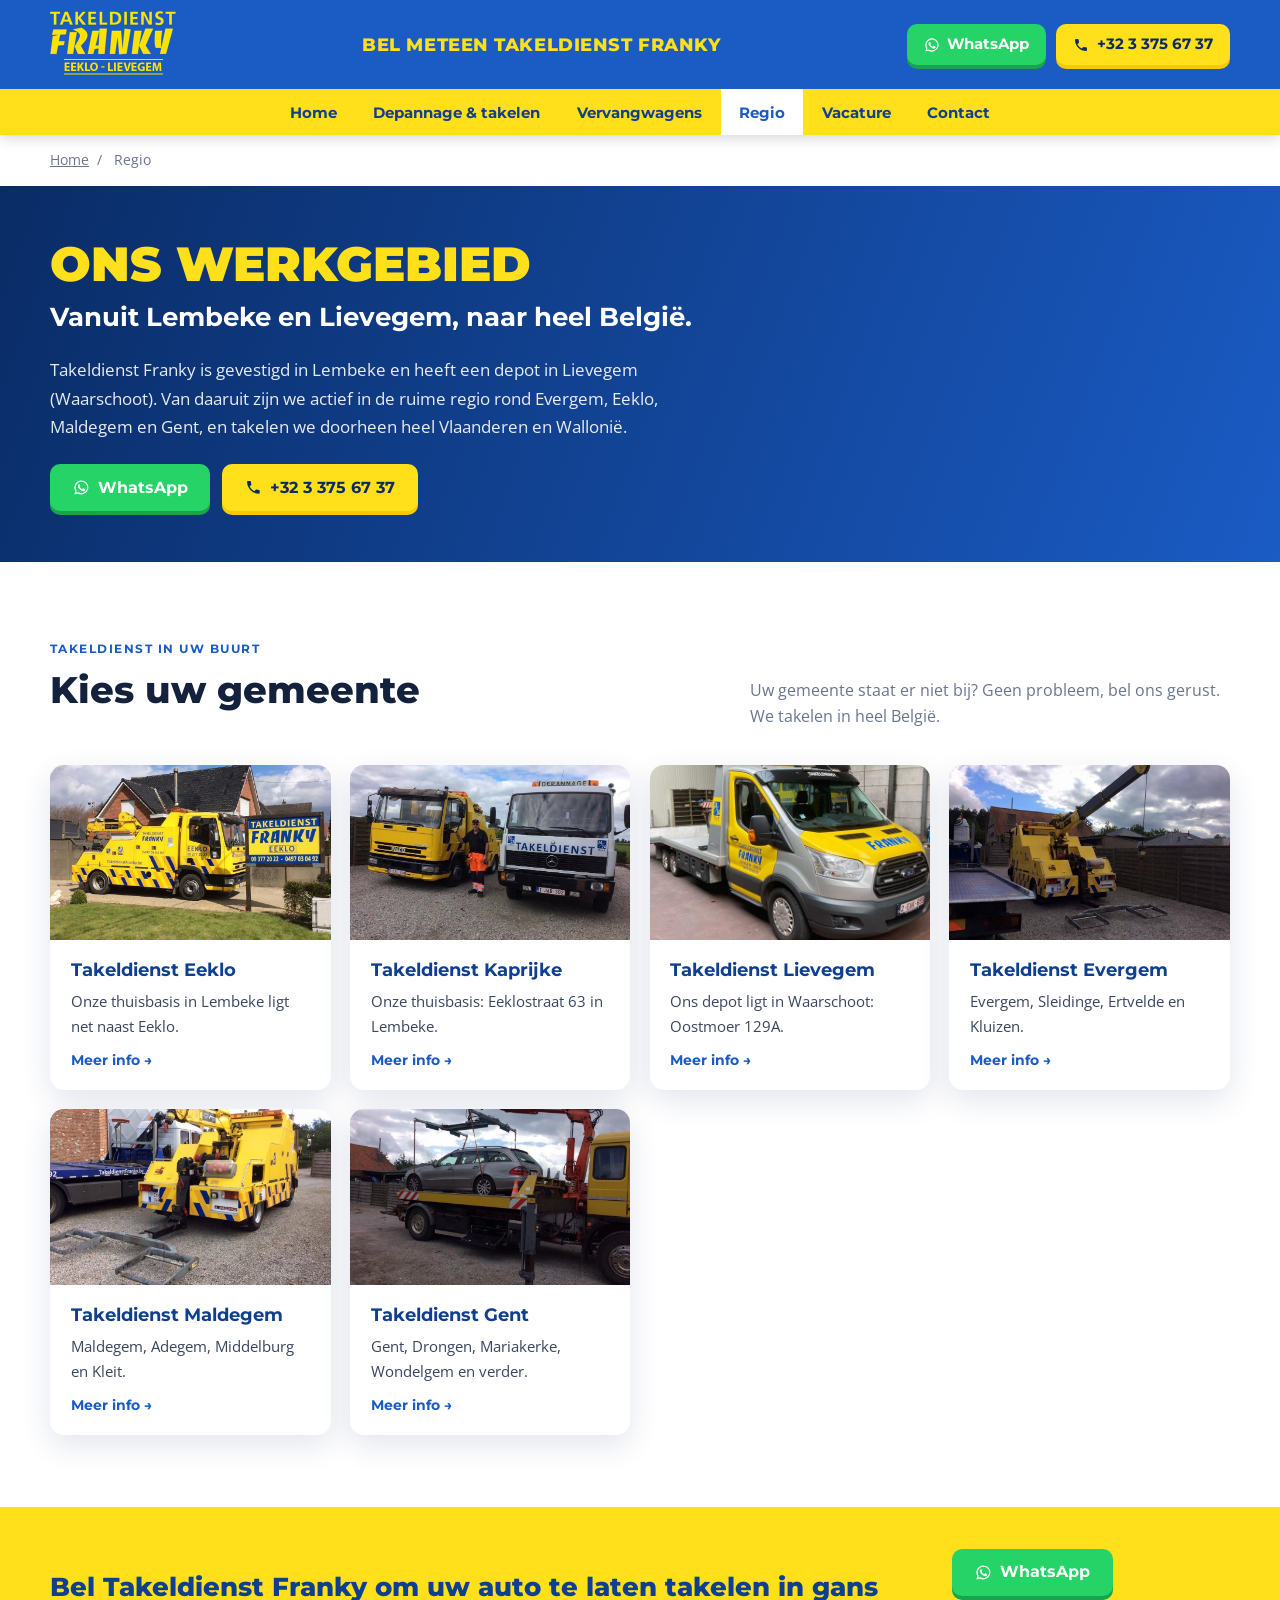
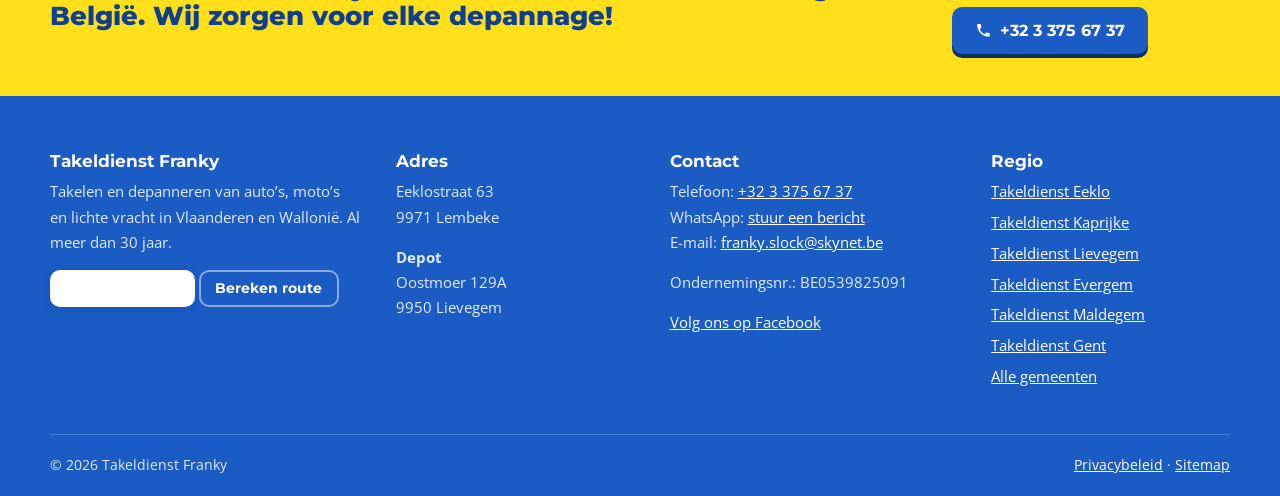
<file: regio/index.html>
<!doctype html>
<html lang="nl-BE">
<head>
<meta charset="utf-8">
<meta name="viewport" content="width=device-width, initial-scale=1">
<title>Werkgebied | Takeldienst Meetjesland &amp; Gent | Franky</title>
<meta name="description" content="Takeldienst Franky takelt in Eeklo, Kaprijke, Lievegem, Evergem, Maldegem, Gent en heel België. Thuisbasis in Lembeke. Bel +32 3 375 67 37.">
<link rel="canonical" href="https://takeldienstfranky.be/regio/">
<meta name="theme-color" content="#1a5bc4">
<meta property="og:type" content="website">
<meta property="og:locale" content="nl_BE">
<meta property="og:site_name" content="Takeldienst Franky">
<meta property="og:title" content="Werkgebied | Takeldienst Meetjesland &amp; Gent | Franky">
<meta property="og:description" content="Takeldienst Franky takelt in Eeklo, Kaprijke, Lievegem, Evergem, Maldegem, Gent en heel België. Thuisbasis in Lembeke. Bel +32 3 375 67 37.">
<meta property="og:url" content="https://takeldienstfranky.be/regio/">
<meta property="og:image" content="https://takeldienstfranky.be/assets/img/takeldienst-franky-takelwagen-eeklo.jpg">
<link rel="icon" href="../favicon.svg" type="image/svg+xml">
<link rel="preconnect" href="https://fonts.googleapis.com">
<link rel="preconnect" href="https://fonts.gstatic.com" crossorigin>
<link rel="stylesheet" href="https://fonts.googleapis.com/css2?family=Montserrat:wght@600;700;800;900&family=Open+Sans:wght@400;600;700&display=swap">
<link rel="stylesheet" href="../assets/css/styles.css">
<script type="application/ld+json">{"@context":"https://schema.org","@type":"BreadcrumbList","itemListElement":[{"@type":"ListItem","position":1,"name":"} . jstr(Home) . qq{","item":"https://takeldienstfranky.be/"},{"@type":"ListItem","position":2,"name":"} . jstr(Regio) . qq{","item":"https://takeldienstfranky.be/regio/"}]}</script>
</head>
<body>
<header class="site-header">
<div class="container header-top">
<a class="brand" href="../" aria-label="Takeldienst Franky, naar de homepage"><img src="../assets/img/logo-takeldienst-franky.png" alt="Takeldienst Franky Eeklo - Lievegem" width="126" height="67"></a>
<p class="header-claim">Bel meteen Takeldienst Franky</p>
<div class="header-actions"><a class="btn btn-wa" href="https://wa.me/3233756737?text=Hallo%2C%20ik%20heb%20een%20takeldienst%20nodig.%20Mijn%20locatie%3A%20"><svg viewBox="0 0 24 24" aria-hidden="true"><path d="M12 2a10 10 0 0 0-8.6 15.1L2 22l5-1.3A10 10 0 1 0 12 2zm0 18.2a8.2 8.2 0 0 1-4.2-1.2l-.3-.2-3 .8.8-2.9-.2-.3A8.2 8.2 0 1 1 12 20.2zm4.5-6.1c-.2-.1-1.5-.7-1.7-.8-.2-.1-.4-.1-.6.1l-.8 1c-.1.2-.3.2-.5.1a6.7 6.7 0 0 1-3.3-2.9c-.3-.4.2-.4.7-1.4.1-.2 0-.3 0-.4l-.8-1.8c-.2-.5-.4-.4-.6-.4h-.5a1 1 0 0 0-.7.3 3 3 0 0 0-.9 2.2 5.2 5.2 0 0 0 1.1 2.7 11.8 11.8 0 0 0 4.5 4c1.7.7 2.3.8 3.2.6.5-.1 1.5-.6 1.7-1.2.2-.6.2-1.1.2-1.2-.1-.1-.3-.2-.5-.3z"/></svg> WhatsApp</a><a class="btn btn-yellow" href="tel:+3233756737"><svg viewBox="0 0 24 24" aria-hidden="true"><path d="M6.6 10.8a15.1 15.1 0 0 0 6.6 6.6l2.2-2.2c.3-.3.7-.4 1-.2 1.1.4 2.3.6 3.6.6.6 0 1 .4 1 1V20c0 .6-.4 1-1 1A17 17 0 0 1 3 4c0-.6.4-1 1-1h3.5c.6 0 1 .4 1 1 0 1.3.2 2.5.6 3.6.1.3 0 .7-.2 1z"/></svg> +32 3 375 67 37</a></div>
<button class="menu-toggle" type="button" aria-controls="main-nav" aria-expanded="false"><span></span><span class="sr">Menu</span></button>
</div>
<nav class="main-nav" id="main-nav" aria-label="Hoofdmenu"><div class="container"><a href="../">Home</a><a href="../depannages-takeldienst/">Depannage &amp; takelen</a><a href="../verhuur-autos/">Vervangwagens</a><a href="../regio/" aria-current="page">Regio</a><a href="../vacature/">Vacature</a><a href="../contacteer-ons/">Contact</a></div></nav>
</header>
<nav class="crumbs container" aria-label="Kruimelpad"><a href="../">Home</a> <span>/</span> <span>Regio</span></nav>
<main>
<section class="page-head"><div class="container head-grid"><div><h1>Ons werkgebied <span>Vanuit Lembeke en Lievegem, naar heel België.</span></h1><div class="lead"><p>Takeldienst Franky is gevestigd in Lembeke en heeft een depot in Lievegem (Waarschoot). Van daaruit zijn we actief in de ruime regio rond Evergem, Eeklo, Maldegem en Gent, en takelen we doorheen heel Vlaanderen en Wallonië.</p></div><div class="actions"><a class="btn btn-wa" href="https://wa.me/3233756737?text=Hallo%2C%20ik%20heb%20een%20takeldienst%20nodig.%20Mijn%20locatie%3A%20"><svg viewBox="0 0 24 24" aria-hidden="true"><path d="M12 2a10 10 0 0 0-8.6 15.1L2 22l5-1.3A10 10 0 1 0 12 2zm0 18.2a8.2 8.2 0 0 1-4.2-1.2l-.3-.2-3 .8.8-2.9-.2-.3A8.2 8.2 0 1 1 12 20.2zm4.5-6.1c-.2-.1-1.5-.7-1.7-.8-.2-.1-.4-.1-.6.1l-.8 1c-.1.2-.3.2-.5.1a6.7 6.7 0 0 1-3.3-2.9c-.3-.4.2-.4.7-1.4.1-.2 0-.3 0-.4l-.8-1.8c-.2-.5-.4-.4-.6-.4h-.5a1 1 0 0 0-.7.3 3 3 0 0 0-.9 2.2 5.2 5.2 0 0 0 1.1 2.7 11.8 11.8 0 0 0 4.5 4c1.7.7 2.3.8 3.2.6.5-.1 1.5-.6 1.7-1.2.2-.6.2-1.1.2-1.2-.1-.1-.3-.2-.5-.3z"/></svg> WhatsApp</a><a class="btn btn-yellow" href="tel:+3233756737"><svg viewBox="0 0 24 24" aria-hidden="true"><path d="M6.6 10.8a15.1 15.1 0 0 0 6.6 6.6l2.2-2.2c.3-.3.7-.4 1-.2 1.1.4 2.3.6 3.6.6.6 0 1 .4 1 1V20c0 .6-.4 1-1 1A17 17 0 0 1 3 4c0-.6.4-1 1-1h3.5c.6 0 1 .4 1 1 0 1.3.2 2.5.6 3.6.1.3 0 .7-.2 1z"/></svg> +32 3 375 67 37</a></div></div></div></section>
<section class="section"><div class="container">
<div class="section-head"><div><span class="eyebrow">Takeldienst in uw buurt</span><h2>Kies uw gemeente</h2></div><p>Uw gemeente staat er niet bij? Geen probleem, bel ons gerust. We takelen in heel België.</p></div>
<div class="card-grid"><a class="card" href="../takeldienst-eeklo/"><img src="../assets/img/takeldienst-franky-takelwagen-eeklo.jpg" alt="" width="480" height="358" loading="lazy"><div class="card-body"><h3>Takeldienst Eeklo</h3><p>Onze thuisbasis in Lembeke ligt net naast Eeklo.</p><span class="more">Meer info &rarr;</span></div></a><a class="card" href="../takeldienst-kaprijke/"><img src="../assets/img/franky-met-takelwagens.jpg" alt="" width="480" height="358" loading="lazy"><div class="card-body"><h3>Takeldienst Kaprijke</h3><p>Onze thuisbasis: Eeklostraat 63 in Lembeke.</p><span class="more">Meer info &rarr;</span></div></a><a class="card" href="../takeldienst-lievegem/"><img src="../assets/img/plateauwagen-depot.jpg" alt="" width="480" height="358" loading="lazy"><div class="card-body"><h3>Takeldienst Lievegem</h3><p>Ons depot ligt in Waarschoot: Oostmoer 129A.</p><span class="more">Meer info &rarr;</span></div></a><a class="card" href="../takeldienst-evergem/"><img src="../assets/img/bergingswagen-kraan.jpg" alt="" width="480" height="358" loading="lazy"><div class="card-body"><h3>Takeldienst Evergem</h3><p>Evergem, Sleidinge, Ertvelde en Kluizen.</p><span class="more">Meer info &rarr;</span></div></a><a class="card" href="../takeldienst-maldegem/"><img src="../assets/img/bergingswagen-takelarm.jpg" alt="" width="480" height="358" loading="lazy"><div class="card-body"><h3>Takeldienst Maldegem</h3><p>Maldegem, Adegem, Middelburg en Kleit.</p><span class="more">Meer info &rarr;</span></div></a><a class="card" href="../takeldienst-gent/"><img src="../assets/img/mercedes-op-kraanwagen.jpg" alt="" width="480" height="358" loading="lazy"><div class="card-body"><h3>Takeldienst Gent</h3><p>Gent, Drongen, Mariakerke, Wondelgem en verder.</p><span class="more">Meer info &rarr;</span></div></a></div>
</div></section>
<section class="cta-band"><div class="container cta-inner"><h2>Bel Takeldienst Franky om uw auto te laten takelen in gans Belgi&euml;. Wij zorgen voor elke depannage!</h2><div class="cta-actions"><a class="btn btn-wa" href="https://wa.me/3233756737?text=Hallo%2C%20ik%20heb%20een%20takeldienst%20nodig.%20Mijn%20locatie%3A%20"><svg viewBox="0 0 24 24" aria-hidden="true"><path d="M12 2a10 10 0 0 0-8.6 15.1L2 22l5-1.3A10 10 0 1 0 12 2zm0 18.2a8.2 8.2 0 0 1-4.2-1.2l-.3-.2-3 .8.8-2.9-.2-.3A8.2 8.2 0 1 1 12 20.2zm4.5-6.1c-.2-.1-1.5-.7-1.7-.8-.2-.1-.4-.1-.6.1l-.8 1c-.1.2-.3.2-.5.1a6.7 6.7 0 0 1-3.3-2.9c-.3-.4.2-.4.7-1.4.1-.2 0-.3 0-.4l-.8-1.8c-.2-.5-.4-.4-.6-.4h-.5a1 1 0 0 0-.7.3 3 3 0 0 0-.9 2.2 5.2 5.2 0 0 0 1.1 2.7 11.8 11.8 0 0 0 4.5 4c1.7.7 2.3.8 3.2.6.5-.1 1.5-.6 1.7-1.2.2-.6.2-1.1.2-1.2-.1-.1-.3-.2-.5-.3z"/></svg> WhatsApp</a><a class="btn btn-yellow" href="tel:+3233756737"><svg viewBox="0 0 24 24" aria-hidden="true"><path d="M6.6 10.8a15.1 15.1 0 0 0 6.6 6.6l2.2-2.2c.3-.3.7-.4 1-.2 1.1.4 2.3.6 3.6.6.6 0 1 .4 1 1V20c0 .6-.4 1-1 1A17 17 0 0 1 3 4c0-.6.4-1 1-1h3.5c.6 0 1 .4 1 1 0 1.3.2 2.5.6 3.6.1.3 0 .7-.2 1z"/></svg> +32 3 375 67 37</a></div></div></section>
</main>
<footer class="site-footer"><div class="container footer-grid">
<div><h3>Takeldienst Franky</h3><p>Takelen en depanneren van auto&rsquo;s, moto&rsquo;s en lichte vracht in Vlaanderen en Walloni&euml;. Al meer dan 30 jaar.</p><p><a class="btn btn-white btn-small" href="../contacteer-ons/">Contacteer ons</a> <a class="btn btn-ghost btn-small" href="https://www.google.com/maps/search/?api=1&query=Eeklostraat+63+9971+Lembeke" rel="noopener">Bereken route</a></p></div>
<div><h3>Adres</h3><p>Eeklostraat 63<br>9971 Lembeke</p><p><b>Depot</b><br>Oostmoer 129A<br>9950 Lievegem</p></div>
<div><h3>Contact</h3><p>Telefoon: <a href="tel:+3233756737">+32 3 375 67 37</a><br>WhatsApp: <a href="https://wa.me/3233756737?text=Hallo%2C%20ik%20heb%20een%20takeldienst%20nodig.%20Mijn%20locatie%3A%20">stuur een bericht</a><br>E-mail: <a href="mailto:franky.slock@skynet.be">franky.slock@skynet.be</a></p><p>Ondernemingsnr.: BE0539825091</p><p><a href="https://www.facebook.com/takeldienstfranky.be/" rel="noopener">Volg ons op Facebook</a></p></div>
<div><h3>Regio</h3><a href="../takeldienst-eeklo/">Takeldienst Eeklo</a><a href="../takeldienst-kaprijke/">Takeldienst Kaprijke</a><a href="../takeldienst-lievegem/">Takeldienst Lievegem</a><a href="../takeldienst-evergem/">Takeldienst Evergem</a><a href="../takeldienst-maldegem/">Takeldienst Maldegem</a><a href="../takeldienst-gent/">Takeldienst Gent</a><a href="../regio/">Alle gemeenten</a></div>
</div><div class="container footer-bottom"><span>&copy; 2026 Takeldienst Franky</span><span><a href="../privacy-policy/">Privacybeleid</a> &middot; <a href="../sitemap.xml">Sitemap</a></span></div></footer>
<div class="mobile-bar"><a class="wa" href="https://wa.me/3233756737?text=Hallo%2C%20ik%20heb%20een%20takeldienst%20nodig.%20Mijn%20locatie%3A%20">Stuur een<b>WhatsApp</b></a><a href="tel:+3233756737">Bel nu<b>+32 3 375 67 37</b></a></div>
<script src="../assets/js/main.js" defer></script>
</body>
</html>
</file>
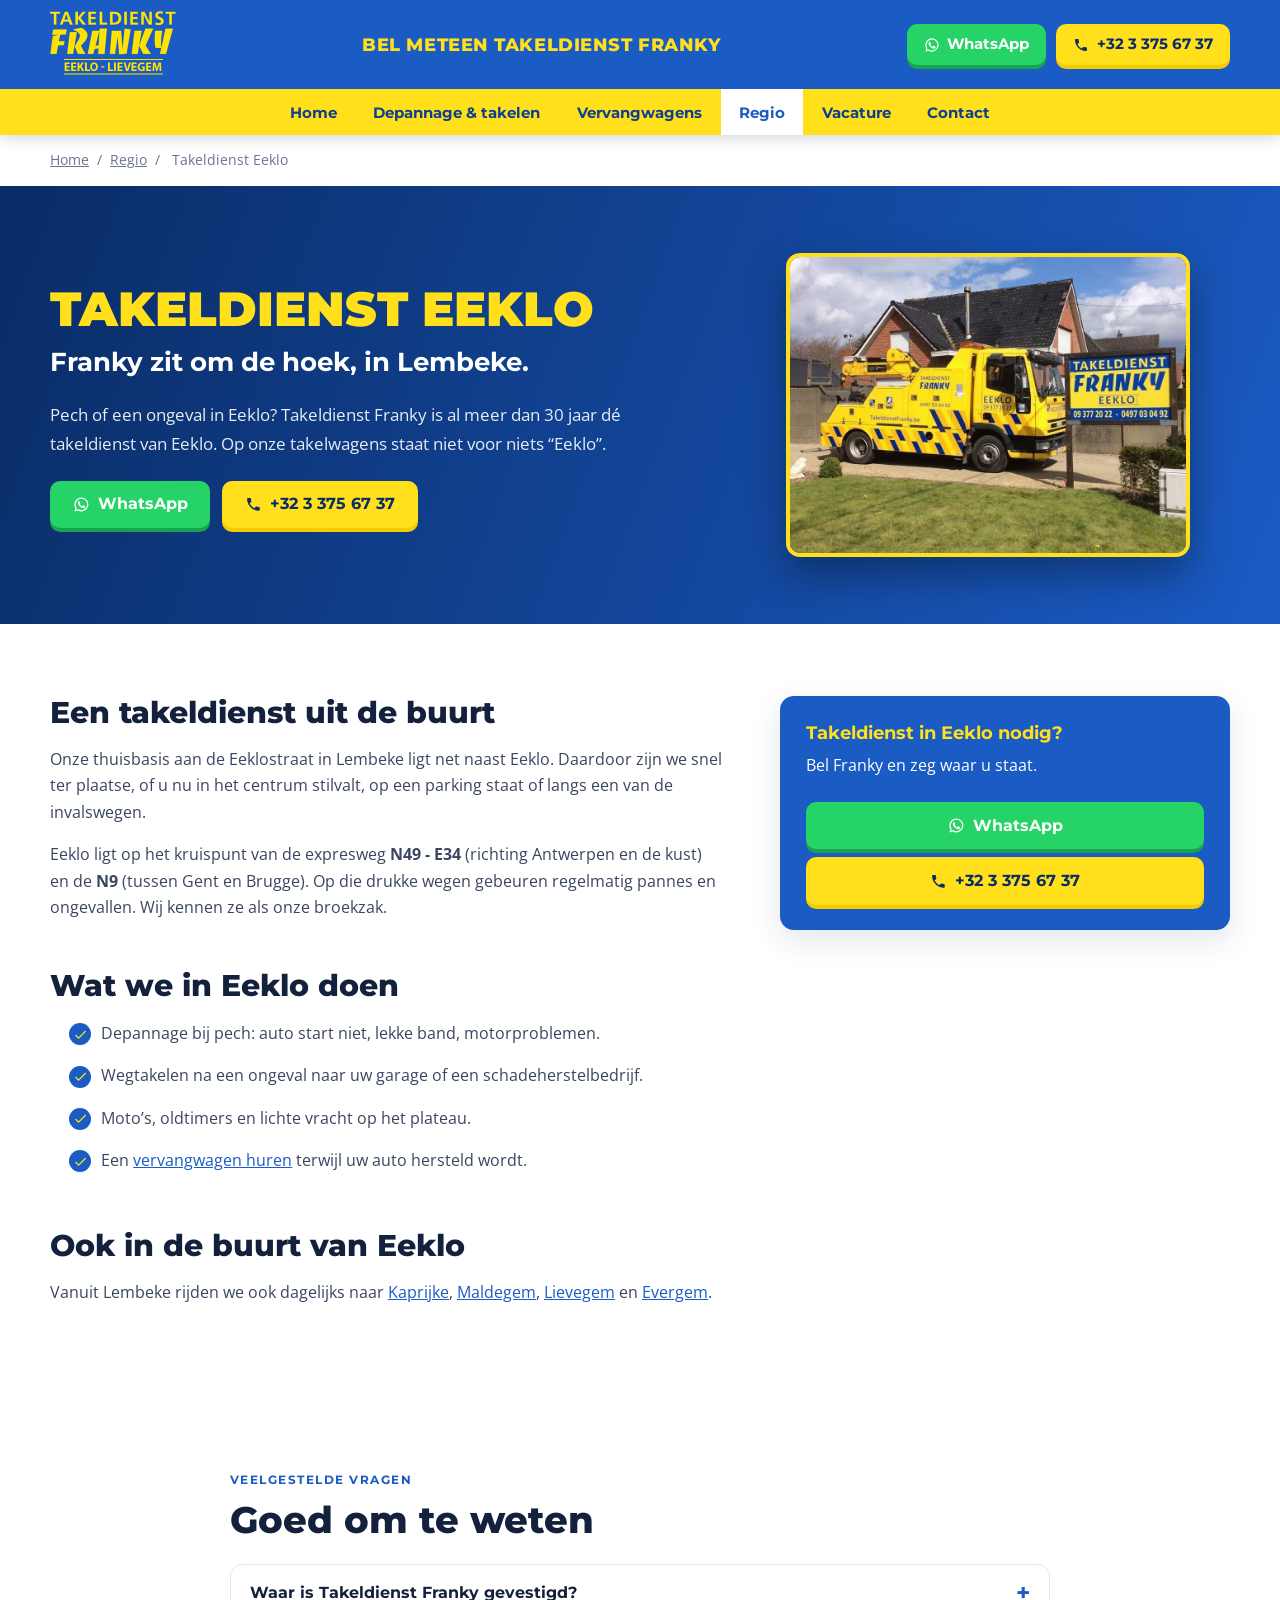
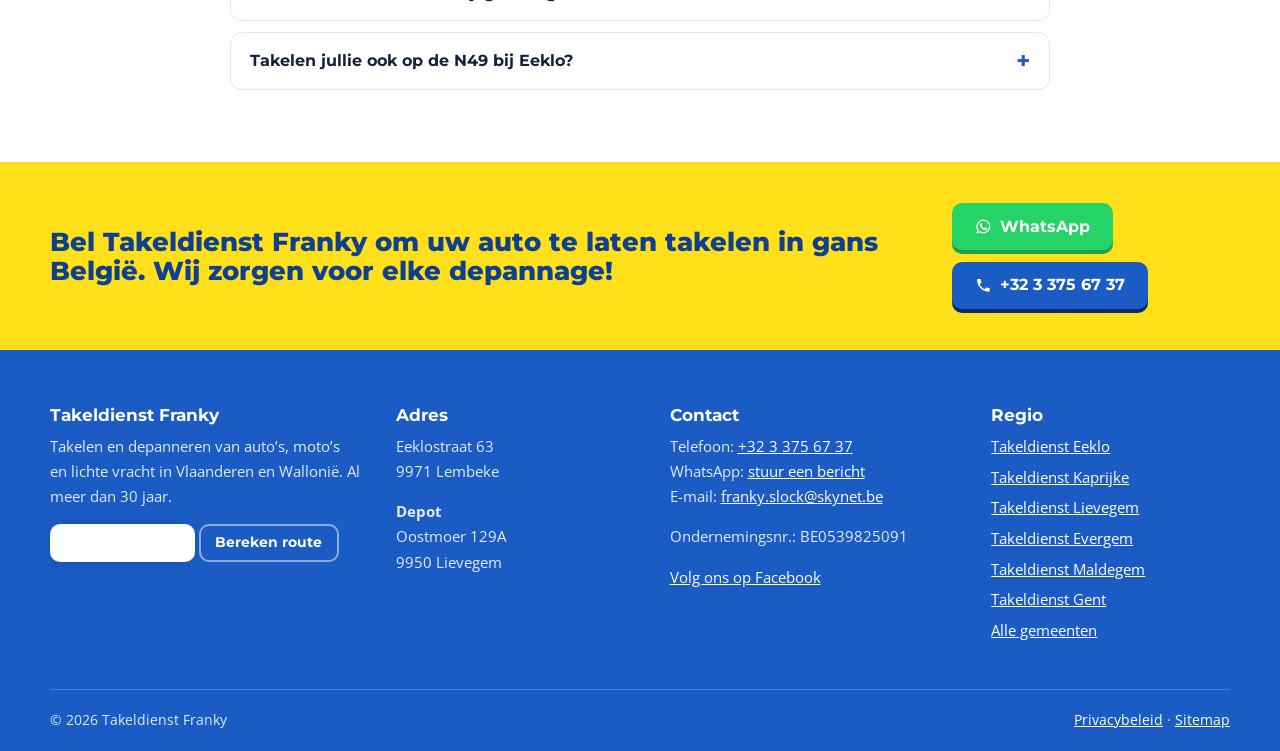
<file: takeldienst-eeklo/index.html>
<!doctype html>
<html lang="nl-BE">
<head>
<meta charset="utf-8">
<meta name="viewport" content="width=device-width, initial-scale=1">
<title>Takeldienst Eeklo | Depannage &amp; takelen | Takeldienst Franky</title>
<meta name="description" content="Takeldienst in Eeklo nodig? Takeldienst Franky zit in Lembeke, net naast Eeklo, en takelt al meer dan 30 jaar. Bel +32 3 375 67 37.">
<link rel="canonical" href="https://takeldienstfranky.be/takeldienst-eeklo/">
<meta name="theme-color" content="#1a5bc4">
<meta property="og:type" content="website">
<meta property="og:locale" content="nl_BE">
<meta property="og:site_name" content="Takeldienst Franky">
<meta property="og:title" content="Takeldienst Eeklo | Depannage &amp; takelen | Takeldienst Franky">
<meta property="og:description" content="Takeldienst in Eeklo nodig? Takeldienst Franky zit in Lembeke, net naast Eeklo, en takelt al meer dan 30 jaar. Bel +32 3 375 67 37.">
<meta property="og:url" content="https://takeldienstfranky.be/takeldienst-eeklo/">
<meta property="og:image" content="https://takeldienstfranky.be/assets/img/takeldienst-franky-takelwagen-eeklo.jpg">
<link rel="icon" href="../favicon.svg" type="image/svg+xml">
<link rel="preconnect" href="https://fonts.googleapis.com">
<link rel="preconnect" href="https://fonts.gstatic.com" crossorigin>
<link rel="stylesheet" href="https://fonts.googleapis.com/css2?family=Montserrat:wght@600;700;800;900&family=Open+Sans:wght@400;600;700&display=swap">
<link rel="stylesheet" href="../assets/css/styles.css">
<script type="application/ld+json">{"@context":"https://schema.org","@type":"BreadcrumbList","itemListElement":[{"@type":"ListItem","position":1,"name":"} . jstr(Home) . qq{","item":"https://takeldienstfranky.be/"},{"@type":"ListItem","position":2,"name":"} . jstr(Regio) . qq{","item":"https://takeldienstfranky.be/regio/"},{"@type":"ListItem","position":3,"name":"} . jstr(Takeldienst Eeklo) . qq{","item":"https://takeldienstfranky.be/takeldienst-eeklo/"}]}</script><script type="application/ld+json">{"@context":"https://schema.org","@type":"FAQPage","mainEntity":[{"@type":"Question","name":"} . jstr(Waar is Takeldienst Franky gevestigd?) . qq{","acceptedAnswer":{"@type":"Answer","text":"} . jstr(Aan de Eeklostraat 63 in Lembeke (Kaprijke), net naast Eeklo. We hebben ook een depot aan de Oostmoer 129A in Lievegem (Waarschoot).) . qq{"}},{"@type":"Question","name":"} . jstr(Takelen jullie ook op de N49 bij Eeklo?) . qq{","acceptedAnswer":{"@type":"Answer","text":"} . jstr(Ja. De expresweg N49 - E34 en de N9 liggen vlak bij onze thuisbasis. Staat u op de rijbaan, zet dan eerst uzelf in veiligheid achter de vangrail en bel daarna.) . qq{"}}]}</script>
</head>
<body>
<header class="site-header">
<div class="container header-top">
<a class="brand" href="../" aria-label="Takeldienst Franky, naar de homepage"><img src="../assets/img/logo-takeldienst-franky.png" alt="Takeldienst Franky Eeklo - Lievegem" width="126" height="67"></a>
<p class="header-claim">Bel meteen Takeldienst Franky</p>
<div class="header-actions"><a class="btn btn-wa" href="https://wa.me/3233756737?text=Hallo%2C%20ik%20heb%20een%20takeldienst%20nodig.%20Mijn%20locatie%3A%20"><svg viewBox="0 0 24 24" aria-hidden="true"><path d="M12 2a10 10 0 0 0-8.6 15.1L2 22l5-1.3A10 10 0 1 0 12 2zm0 18.2a8.2 8.2 0 0 1-4.2-1.2l-.3-.2-3 .8.8-2.9-.2-.3A8.2 8.2 0 1 1 12 20.2zm4.5-6.1c-.2-.1-1.5-.7-1.7-.8-.2-.1-.4-.1-.6.1l-.8 1c-.1.2-.3.2-.5.1a6.7 6.7 0 0 1-3.3-2.9c-.3-.4.2-.4.7-1.4.1-.2 0-.3 0-.4l-.8-1.8c-.2-.5-.4-.4-.6-.4h-.5a1 1 0 0 0-.7.3 3 3 0 0 0-.9 2.2 5.2 5.2 0 0 0 1.1 2.7 11.8 11.8 0 0 0 4.5 4c1.7.7 2.3.8 3.2.6.5-.1 1.5-.6 1.7-1.2.2-.6.2-1.1.2-1.2-.1-.1-.3-.2-.5-.3z"/></svg> WhatsApp</a><a class="btn btn-yellow" href="tel:+3233756737"><svg viewBox="0 0 24 24" aria-hidden="true"><path d="M6.6 10.8a15.1 15.1 0 0 0 6.6 6.6l2.2-2.2c.3-.3.7-.4 1-.2 1.1.4 2.3.6 3.6.6.6 0 1 .4 1 1V20c0 .6-.4 1-1 1A17 17 0 0 1 3 4c0-.6.4-1 1-1h3.5c.6 0 1 .4 1 1 0 1.3.2 2.5.6 3.6.1.3 0 .7-.2 1z"/></svg> +32 3 375 67 37</a></div>
<button class="menu-toggle" type="button" aria-controls="main-nav" aria-expanded="false"><span></span><span class="sr">Menu</span></button>
</div>
<nav class="main-nav" id="main-nav" aria-label="Hoofdmenu"><div class="container"><a href="../">Home</a><a href="../depannages-takeldienst/">Depannage &amp; takelen</a><a href="../verhuur-autos/">Vervangwagens</a><a href="../regio/" aria-current="page">Regio</a><a href="../vacature/">Vacature</a><a href="../contacteer-ons/">Contact</a></div></nav>
</header>
<nav class="crumbs container" aria-label="Kruimelpad"><a href="../">Home</a> <span>/</span> <a href="../regio/">Regio</a> <span>/</span> <span>Takeldienst Eeklo</span></nav>
<main>
<section class="page-head has-media"><div class="container head-grid"><div><h1>Takeldienst Eeklo <span>Franky zit om de hoek, in Lembeke.</span></h1><div class="lead"><p>Pech of een ongeval in Eeklo? Takeldienst Franky is al meer dan 30 jaar dé takeldienst van Eeklo. Op onze takelwagens staat niet voor niets &ldquo;Eeklo&rdquo;.</p></div><div class="actions"><a class="btn btn-wa" href="https://wa.me/3233756737?text=Hallo%2C%20ik%20heb%20een%20takeldienst%20nodig.%20Mijn%20locatie%3A%20"><svg viewBox="0 0 24 24" aria-hidden="true"><path d="M12 2a10 10 0 0 0-8.6 15.1L2 22l5-1.3A10 10 0 1 0 12 2zm0 18.2a8.2 8.2 0 0 1-4.2-1.2l-.3-.2-3 .8.8-2.9-.2-.3A8.2 8.2 0 1 1 12 20.2zm4.5-6.1c-.2-.1-1.5-.7-1.7-.8-.2-.1-.4-.1-.6.1l-.8 1c-.1.2-.3.2-.5.1a6.7 6.7 0 0 1-3.3-2.9c-.3-.4.2-.4.7-1.4.1-.2 0-.3 0-.4l-.8-1.8c-.2-.5-.4-.4-.6-.4h-.5a1 1 0 0 0-.7.3 3 3 0 0 0-.9 2.2 5.2 5.2 0 0 0 1.1 2.7 11.8 11.8 0 0 0 4.5 4c1.7.7 2.3.8 3.2.6.5-.1 1.5-.6 1.7-1.2.2-.6.2-1.1.2-1.2-.1-.1-.3-.2-.5-.3z"/></svg> WhatsApp</a><a class="btn btn-yellow" href="tel:+3233756737"><svg viewBox="0 0 24 24" aria-hidden="true"><path d="M6.6 10.8a15.1 15.1 0 0 0 6.6 6.6l2.2-2.2c.3-.3.7-.4 1-.2 1.1.4 2.3.6 3.6.6.6 0 1 .4 1 1V20c0 .6-.4 1-1 1A17 17 0 0 1 3 4c0-.6.4-1 1-1h3.5c.6 0 1 .4 1 1 0 1.3.2 2.5.6 3.6.1.3 0 .7-.2 1z"/></svg> +32 3 375 67 37</a></div></div><figure class="head-media"><img src="../assets/img/takeldienst-franky-takelwagen-eeklo.jpg" alt="Gele takelwagen van Takeldienst Franky voor het bord met de telefoonnummers in Eeklo" width="960" height="716" loading="eager" fetchpriority="high"></figure></div></section>
<section class="section"><div class="container two-col">
<div class="prose">
<h2>Een takeldienst uit de buurt</h2>
<p>Onze thuisbasis aan de Eeklostraat in Lembeke ligt net naast Eeklo. Daardoor zijn we snel ter plaatse, of u nu in het centrum stilvalt, op een parking staat of langs een van de invalswegen.</p>
<p>Eeklo ligt op het kruispunt van de expresweg <strong>N49 - E34</strong> (richting Antwerpen en de kust) en de <strong>N9</strong> (tussen Gent en Brugge). Op die drukke wegen gebeuren regelmatig pannes en ongevallen. Wij kennen ze als onze broekzak.</p>
<h2>Wat we in Eeklo doen</h2>
<ul class="checks">
<li>Depannage bij pech: auto start niet, lekke band, motorproblemen.</li>
<li>Wegtakelen na een ongeval naar uw garage of een schadeherstelbedrijf.</li>
<li>Moto&rsquo;s, oldtimers en lichte vracht op het plateau.</li>
<li>Een <a href="../verhuur-autos/">vervangwagen huren</a> terwijl uw auto hersteld wordt.</li>
</ul>
<h2>Ook in de buurt van Eeklo</h2>
<p>Vanuit Lembeke rijden we ook dagelijks naar <a href="../takeldienst-kaprijke/">Kaprijke</a>, <a href="../takeldienst-maldegem/">Maldegem</a>, <a href="../takeldienst-lievegem/">Lievegem</a> en <a href="../takeldienst-evergem/">Evergem</a>.</p>
</div>
<aside class="side"><div class="info-card blue"><h3>Takeldienst in Eeklo nodig?</h3><p>Bel Franky en zeg waar u staat.</p><a class="btn btn-wa" href="https://wa.me/3233756737?text=Hallo%2C%20ik%20heb%20een%20takeldienst%20nodig.%20Mijn%20locatie%3A%20"><svg viewBox="0 0 24 24" aria-hidden="true"><path d="M12 2a10 10 0 0 0-8.6 15.1L2 22l5-1.3A10 10 0 1 0 12 2zm0 18.2a8.2 8.2 0 0 1-4.2-1.2l-.3-.2-3 .8.8-2.9-.2-.3A8.2 8.2 0 1 1 12 20.2zm4.5-6.1c-.2-.1-1.5-.7-1.7-.8-.2-.1-.4-.1-.6.1l-.8 1c-.1.2-.3.2-.5.1a6.7 6.7 0 0 1-3.3-2.9c-.3-.4.2-.4.7-1.4.1-.2 0-.3 0-.4l-.8-1.8c-.2-.5-.4-.4-.6-.4h-.5a1 1 0 0 0-.7.3 3 3 0 0 0-.9 2.2 5.2 5.2 0 0 0 1.1 2.7 11.8 11.8 0 0 0 4.5 4c1.7.7 2.3.8 3.2.6.5-.1 1.5-.6 1.7-1.2.2-.6.2-1.1.2-1.2-.1-.1-.3-.2-.5-.3z"/></svg> WhatsApp</a><a class="btn btn-yellow" href="tel:+3233756737"><svg viewBox="0 0 24 24" aria-hidden="true"><path d="M6.6 10.8a15.1 15.1 0 0 0 6.6 6.6l2.2-2.2c.3-.3.7-.4 1-.2 1.1.4 2.3.6 3.6.6.6 0 1 .4 1 1V20c0 .6-.4 1-1 1A17 17 0 0 1 3 4c0-.6.4-1 1-1h3.5c.6 0 1 .4 1 1 0 1.3.2 2.5.6 3.6.1.3 0 .7-.2 1z"/></svg> +32 3 375 67 37</a></div></aside>
</div></section>
<section class="section"><div class="container narrow"><span class="eyebrow">Veelgestelde vragen</span><h2>Goed om te weten</h2><div class="faq"><details><summary>Waar is Takeldienst Franky gevestigd?</summary><div class="faq-a"><p>Aan de Eeklostraat 63 in Lembeke (Kaprijke), net naast Eeklo. We hebben ook een depot aan de Oostmoer 129A in Lievegem (Waarschoot).</p></div></details><details><summary>Takelen jullie ook op de N49 bij Eeklo?</summary><div class="faq-a"><p>Ja. De expresweg N49 - E34 en de N9 liggen vlak bij onze thuisbasis. Staat u op de rijbaan, zet dan eerst uzelf in veiligheid achter de vangrail en bel daarna.</p></div></details></div></div></section><section class="cta-band"><div class="container cta-inner"><h2>Bel Takeldienst Franky om uw auto te laten takelen in gans Belgi&euml;. Wij zorgen voor elke depannage!</h2><div class="cta-actions"><a class="btn btn-wa" href="https://wa.me/3233756737?text=Hallo%2C%20ik%20heb%20een%20takeldienst%20nodig.%20Mijn%20locatie%3A%20"><svg viewBox="0 0 24 24" aria-hidden="true"><path d="M12 2a10 10 0 0 0-8.6 15.1L2 22l5-1.3A10 10 0 1 0 12 2zm0 18.2a8.2 8.2 0 0 1-4.2-1.2l-.3-.2-3 .8.8-2.9-.2-.3A8.2 8.2 0 1 1 12 20.2zm4.5-6.1c-.2-.1-1.5-.7-1.7-.8-.2-.1-.4-.1-.6.1l-.8 1c-.1.2-.3.2-.5.1a6.7 6.7 0 0 1-3.3-2.9c-.3-.4.2-.4.7-1.4.1-.2 0-.3 0-.4l-.8-1.8c-.2-.5-.4-.4-.6-.4h-.5a1 1 0 0 0-.7.3 3 3 0 0 0-.9 2.2 5.2 5.2 0 0 0 1.1 2.7 11.8 11.8 0 0 0 4.5 4c1.7.7 2.3.8 3.2.6.5-.1 1.5-.6 1.7-1.2.2-.6.2-1.1.2-1.2-.1-.1-.3-.2-.5-.3z"/></svg> WhatsApp</a><a class="btn btn-yellow" href="tel:+3233756737"><svg viewBox="0 0 24 24" aria-hidden="true"><path d="M6.6 10.8a15.1 15.1 0 0 0 6.6 6.6l2.2-2.2c.3-.3.7-.4 1-.2 1.1.4 2.3.6 3.6.6.6 0 1 .4 1 1V20c0 .6-.4 1-1 1A17 17 0 0 1 3 4c0-.6.4-1 1-1h3.5c.6 0 1 .4 1 1 0 1.3.2 2.5.6 3.6.1.3 0 .7-.2 1z"/></svg> +32 3 375 67 37</a></div></div></section>
</main>
<footer class="site-footer"><div class="container footer-grid">
<div><h3>Takeldienst Franky</h3><p>Takelen en depanneren van auto&rsquo;s, moto&rsquo;s en lichte vracht in Vlaanderen en Walloni&euml;. Al meer dan 30 jaar.</p><p><a class="btn btn-white btn-small" href="../contacteer-ons/">Contacteer ons</a> <a class="btn btn-ghost btn-small" href="https://www.google.com/maps/search/?api=1&query=Eeklostraat+63+9971+Lembeke" rel="noopener">Bereken route</a></p></div>
<div><h3>Adres</h3><p>Eeklostraat 63<br>9971 Lembeke</p><p><b>Depot</b><br>Oostmoer 129A<br>9950 Lievegem</p></div>
<div><h3>Contact</h3><p>Telefoon: <a href="tel:+3233756737">+32 3 375 67 37</a><br>WhatsApp: <a href="https://wa.me/3233756737?text=Hallo%2C%20ik%20heb%20een%20takeldienst%20nodig.%20Mijn%20locatie%3A%20">stuur een bericht</a><br>E-mail: <a href="mailto:franky.slock@skynet.be">franky.slock@skynet.be</a></p><p>Ondernemingsnr.: BE0539825091</p><p><a href="https://www.facebook.com/takeldienstfranky.be/" rel="noopener">Volg ons op Facebook</a></p></div>
<div><h3>Regio</h3><a href="../takeldienst-eeklo/">Takeldienst Eeklo</a><a href="../takeldienst-kaprijke/">Takeldienst Kaprijke</a><a href="../takeldienst-lievegem/">Takeldienst Lievegem</a><a href="../takeldienst-evergem/">Takeldienst Evergem</a><a href="../takeldienst-maldegem/">Takeldienst Maldegem</a><a href="../takeldienst-gent/">Takeldienst Gent</a><a href="../regio/">Alle gemeenten</a></div>
</div><div class="container footer-bottom"><span>&copy; 2026 Takeldienst Franky</span><span><a href="../privacy-policy/">Privacybeleid</a> &middot; <a href="../sitemap.xml">Sitemap</a></span></div></footer>
<div class="mobile-bar"><a class="wa" href="https://wa.me/3233756737?text=Hallo%2C%20ik%20heb%20een%20takeldienst%20nodig.%20Mijn%20locatie%3A%20">Stuur een<b>WhatsApp</b></a><a href="tel:+3233756737">Bel nu<b>+32 3 375 67 37</b></a></div>
<script src="../assets/js/main.js" defer></script>
</body>
</html>
</file>
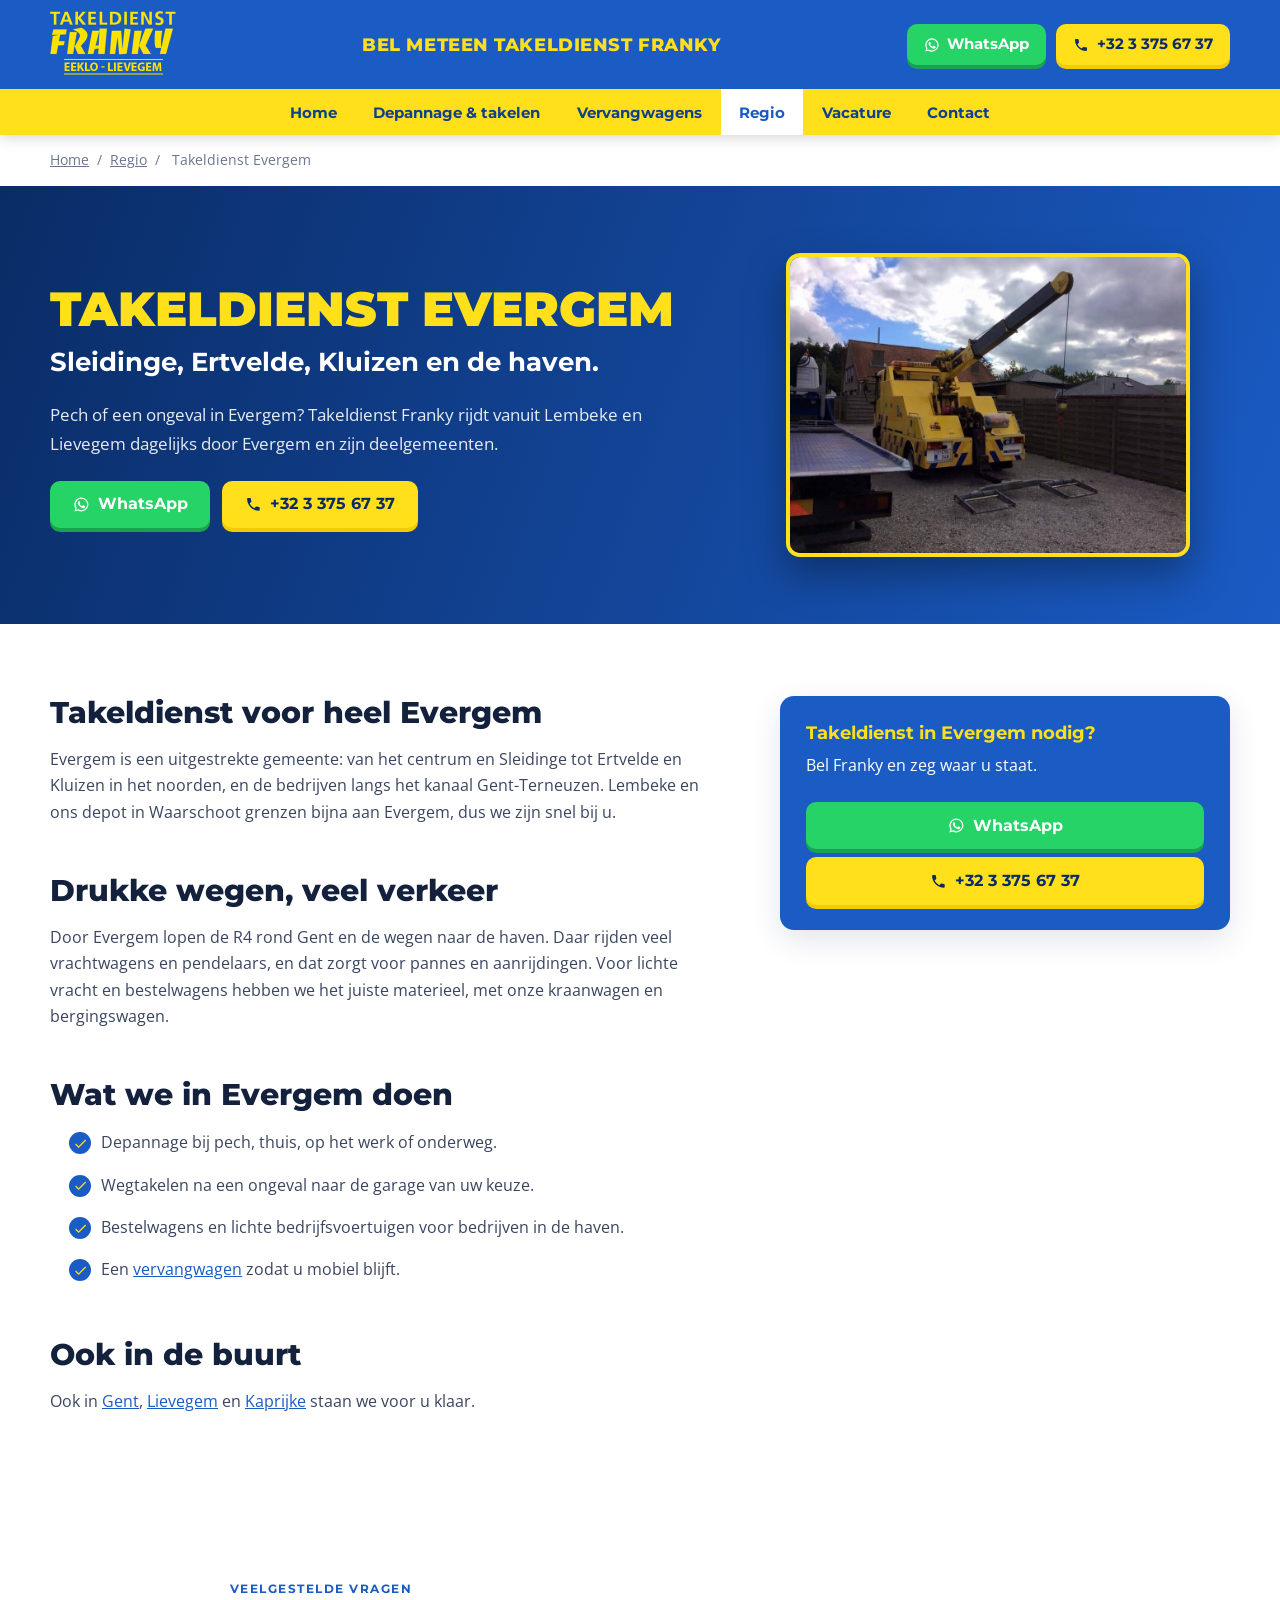
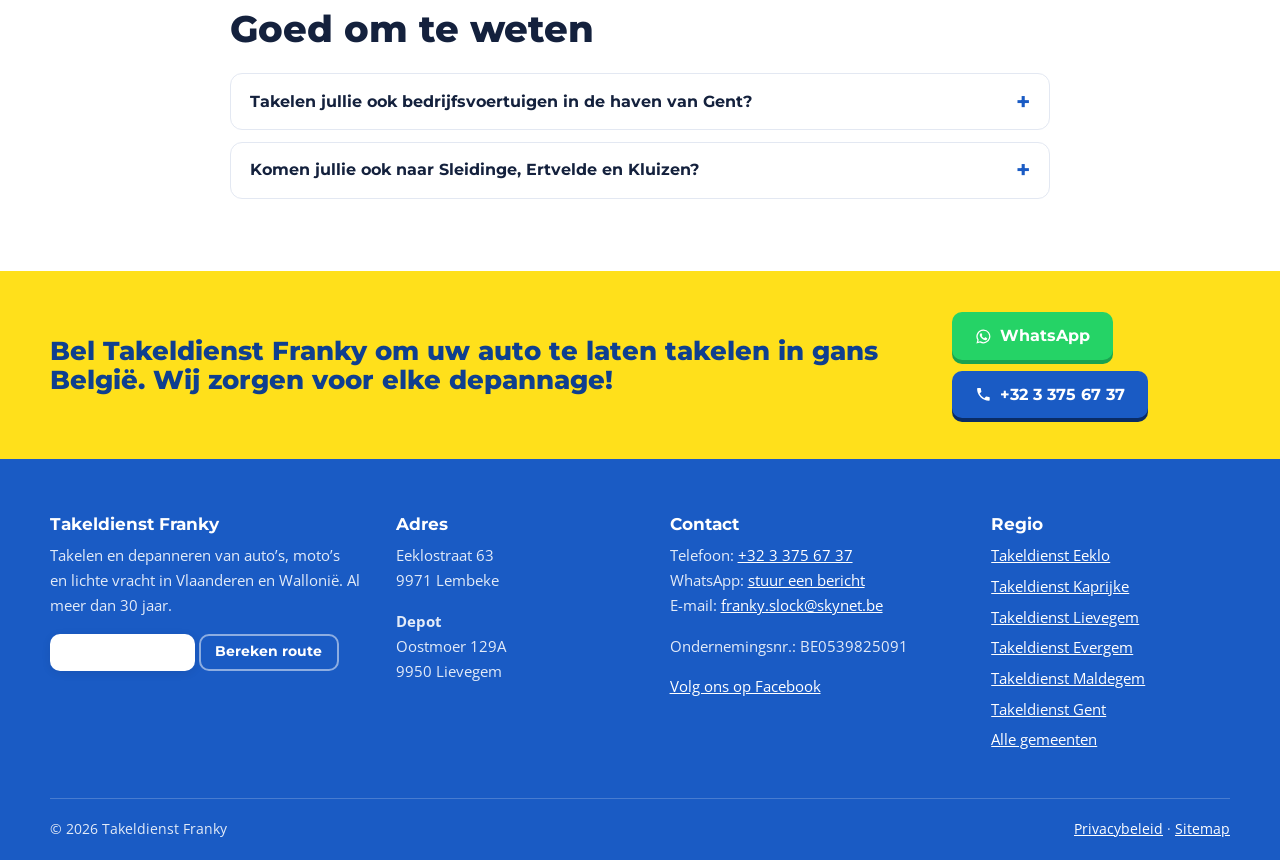
<file: takeldienst-evergem/index.html>
<!doctype html>
<html lang="nl-BE">
<head>
<meta charset="utf-8">
<meta name="viewport" content="width=device-width, initial-scale=1">
<title>Takeldienst Evergem | Sleidinge, Ertvelde, Kluizen | Franky</title>
<meta name="description" content="Takeldienst in Evergem, Sleidinge, Ertvelde of Kluizen? Takeldienst Franky depanneert en takelt al 30+ jaar in de regio. Bel +32 3 375 67 37.">
<link rel="canonical" href="https://takeldienstfranky.be/takeldienst-evergem/">
<meta name="theme-color" content="#1a5bc4">
<meta property="og:type" content="website">
<meta property="og:locale" content="nl_BE">
<meta property="og:site_name" content="Takeldienst Franky">
<meta property="og:title" content="Takeldienst Evergem | Sleidinge, Ertvelde, Kluizen | Franky">
<meta property="og:description" content="Takeldienst in Evergem, Sleidinge, Ertvelde of Kluizen? Takeldienst Franky depanneert en takelt al 30+ jaar in de regio. Bel +32 3 375 67 37.">
<meta property="og:url" content="https://takeldienstfranky.be/takeldienst-evergem/">
<meta property="og:image" content="https://takeldienstfranky.be/assets/img/bergingswagen-kraan.jpg">
<link rel="icon" href="../favicon.svg" type="image/svg+xml">
<link rel="preconnect" href="https://fonts.googleapis.com">
<link rel="preconnect" href="https://fonts.gstatic.com" crossorigin>
<link rel="stylesheet" href="https://fonts.googleapis.com/css2?family=Montserrat:wght@600;700;800;900&family=Open+Sans:wght@400;600;700&display=swap">
<link rel="stylesheet" href="../assets/css/styles.css">
<script type="application/ld+json">{"@context":"https://schema.org","@type":"BreadcrumbList","itemListElement":[{"@type":"ListItem","position":1,"name":"} . jstr(Home) . qq{","item":"https://takeldienstfranky.be/"},{"@type":"ListItem","position":2,"name":"} . jstr(Regio) . qq{","item":"https://takeldienstfranky.be/regio/"},{"@type":"ListItem","position":3,"name":"} . jstr(Takeldienst Evergem) . qq{","item":"https://takeldienstfranky.be/takeldienst-evergem/"}]}</script><script type="application/ld+json">{"@context":"https://schema.org","@type":"FAQPage","mainEntity":[{"@type":"Question","name":"} . jstr(Takelen jullie ook bedrijfsvoertuigen in de haven van Gent?) . qq{","acceptedAnswer":{"@type":"Answer","text":"} . jstr(Wij takelen auto's, moto's en lichte vracht, ook voor bedrijven. Bel ons met het type voertuig, dan sturen we het juiste materieel.) . qq{"}},{"@type":"Question","name":"} . jstr(Komen jullie ook naar Sleidinge, Ertvelde en Kluizen?) . qq{","acceptedAnswer":{"@type":"Answer","text":"} . jstr(Ja, we takelen in alle deelgemeenten van Evergem.) . qq{"}}]}</script>
</head>
<body>
<header class="site-header">
<div class="container header-top">
<a class="brand" href="../" aria-label="Takeldienst Franky, naar de homepage"><img src="../assets/img/logo-takeldienst-franky.png" alt="Takeldienst Franky Eeklo - Lievegem" width="126" height="67"></a>
<p class="header-claim">Bel meteen Takeldienst Franky</p>
<div class="header-actions"><a class="btn btn-wa" href="https://wa.me/3233756737?text=Hallo%2C%20ik%20heb%20een%20takeldienst%20nodig.%20Mijn%20locatie%3A%20"><svg viewBox="0 0 24 24" aria-hidden="true"><path d="M12 2a10 10 0 0 0-8.6 15.1L2 22l5-1.3A10 10 0 1 0 12 2zm0 18.2a8.2 8.2 0 0 1-4.2-1.2l-.3-.2-3 .8.8-2.9-.2-.3A8.2 8.2 0 1 1 12 20.2zm4.5-6.1c-.2-.1-1.5-.7-1.7-.8-.2-.1-.4-.1-.6.1l-.8 1c-.1.2-.3.2-.5.1a6.7 6.7 0 0 1-3.3-2.9c-.3-.4.2-.4.7-1.4.1-.2 0-.3 0-.4l-.8-1.8c-.2-.5-.4-.4-.6-.4h-.5a1 1 0 0 0-.7.3 3 3 0 0 0-.9 2.2 5.2 5.2 0 0 0 1.1 2.7 11.8 11.8 0 0 0 4.5 4c1.7.7 2.3.8 3.2.6.5-.1 1.5-.6 1.7-1.2.2-.6.2-1.1.2-1.2-.1-.1-.3-.2-.5-.3z"/></svg> WhatsApp</a><a class="btn btn-yellow" href="tel:+3233756737"><svg viewBox="0 0 24 24" aria-hidden="true"><path d="M6.6 10.8a15.1 15.1 0 0 0 6.6 6.6l2.2-2.2c.3-.3.7-.4 1-.2 1.1.4 2.3.6 3.6.6.6 0 1 .4 1 1V20c0 .6-.4 1-1 1A17 17 0 0 1 3 4c0-.6.4-1 1-1h3.5c.6 0 1 .4 1 1 0 1.3.2 2.5.6 3.6.1.3 0 .7-.2 1z"/></svg> +32 3 375 67 37</a></div>
<button class="menu-toggle" type="button" aria-controls="main-nav" aria-expanded="false"><span></span><span class="sr">Menu</span></button>
</div>
<nav class="main-nav" id="main-nav" aria-label="Hoofdmenu"><div class="container"><a href="../">Home</a><a href="../depannages-takeldienst/">Depannage &amp; takelen</a><a href="../verhuur-autos/">Vervangwagens</a><a href="../regio/" aria-current="page">Regio</a><a href="../vacature/">Vacature</a><a href="../contacteer-ons/">Contact</a></div></nav>
</header>
<nav class="crumbs container" aria-label="Kruimelpad"><a href="../">Home</a> <span>/</span> <a href="../regio/">Regio</a> <span>/</span> <span>Takeldienst Evergem</span></nav>
<main>
<section class="page-head has-media"><div class="container head-grid"><div><h1>Takeldienst Evergem <span>Sleidinge, Ertvelde, Kluizen en de haven.</span></h1><div class="lead"><p>Pech of een ongeval in Evergem? Takeldienst Franky rijdt vanuit Lembeke en Lievegem dagelijks door Evergem en zijn deelgemeenten.</p></div><div class="actions"><a class="btn btn-wa" href="https://wa.me/3233756737?text=Hallo%2C%20ik%20heb%20een%20takeldienst%20nodig.%20Mijn%20locatie%3A%20"><svg viewBox="0 0 24 24" aria-hidden="true"><path d="M12 2a10 10 0 0 0-8.6 15.1L2 22l5-1.3A10 10 0 1 0 12 2zm0 18.2a8.2 8.2 0 0 1-4.2-1.2l-.3-.2-3 .8.8-2.9-.2-.3A8.2 8.2 0 1 1 12 20.2zm4.5-6.1c-.2-.1-1.5-.7-1.7-.8-.2-.1-.4-.1-.6.1l-.8 1c-.1.2-.3.2-.5.1a6.7 6.7 0 0 1-3.3-2.9c-.3-.4.2-.4.7-1.4.1-.2 0-.3 0-.4l-.8-1.8c-.2-.5-.4-.4-.6-.4h-.5a1 1 0 0 0-.7.3 3 3 0 0 0-.9 2.2 5.2 5.2 0 0 0 1.1 2.7 11.8 11.8 0 0 0 4.5 4c1.7.7 2.3.8 3.2.6.5-.1 1.5-.6 1.7-1.2.2-.6.2-1.1.2-1.2-.1-.1-.3-.2-.5-.3z"/></svg> WhatsApp</a><a class="btn btn-yellow" href="tel:+3233756737"><svg viewBox="0 0 24 24" aria-hidden="true"><path d="M6.6 10.8a15.1 15.1 0 0 0 6.6 6.6l2.2-2.2c.3-.3.7-.4 1-.2 1.1.4 2.3.6 3.6.6.6 0 1 .4 1 1V20c0 .6-.4 1-1 1A17 17 0 0 1 3 4c0-.6.4-1 1-1h3.5c.6 0 1 .4 1 1 0 1.3.2 2.5.6 3.6.1.3 0 .7-.2 1z"/></svg> +32 3 375 67 37</a></div></div><figure class="head-media"><img src="../assets/img/bergingswagen-kraan.jpg" alt="Gele bergingswagen van Takeldienst Franky met de kraan omhoog" width="960" height="716" loading="eager" fetchpriority="high"></figure></div></section>
<section class="section"><div class="container two-col">
<div class="prose">
<h2>Takeldienst voor heel Evergem</h2>
<p>Evergem is een uitgestrekte gemeente: van het centrum en Sleidinge tot Ertvelde en Kluizen in het noorden, en de bedrijven langs het kanaal Gent-Terneuzen. Lembeke en ons depot in Waarschoot grenzen bijna aan Evergem, dus we zijn snel bij u.</p>
<h2>Drukke wegen, veel verkeer</h2>
<p>Door Evergem lopen de R4 rond Gent en de wegen naar de haven. Daar rijden veel vrachtwagens en pendelaars, en dat zorgt voor pannes en aanrijdingen. Voor lichte vracht en bestelwagens hebben we het juiste materieel, met onze kraanwagen en bergingswagen.</p>
<h2>Wat we in Evergem doen</h2>
<ul class="checks">
<li>Depannage bij pech, thuis, op het werk of onderweg.</li>
<li>Wegtakelen na een ongeval naar de garage van uw keuze.</li>
<li>Bestelwagens en lichte bedrijfsvoertuigen voor bedrijven in de haven.</li>
<li>Een <a href="../verhuur-autos/">vervangwagen</a> zodat u mobiel blijft.</li>
</ul>
<h2>Ook in de buurt</h2>
<p>Ook in <a href="../takeldienst-gent/">Gent</a>, <a href="../takeldienst-lievegem/">Lievegem</a> en <a href="../takeldienst-kaprijke/">Kaprijke</a> staan we voor u klaar.</p>
</div>
<aside class="side"><div class="info-card blue"><h3>Takeldienst in Evergem nodig?</h3><p>Bel Franky en zeg waar u staat.</p><a class="btn btn-wa" href="https://wa.me/3233756737?text=Hallo%2C%20ik%20heb%20een%20takeldienst%20nodig.%20Mijn%20locatie%3A%20"><svg viewBox="0 0 24 24" aria-hidden="true"><path d="M12 2a10 10 0 0 0-8.6 15.1L2 22l5-1.3A10 10 0 1 0 12 2zm0 18.2a8.2 8.2 0 0 1-4.2-1.2l-.3-.2-3 .8.8-2.9-.2-.3A8.2 8.2 0 1 1 12 20.2zm4.5-6.1c-.2-.1-1.5-.7-1.7-.8-.2-.1-.4-.1-.6.1l-.8 1c-.1.2-.3.2-.5.1a6.7 6.7 0 0 1-3.3-2.9c-.3-.4.2-.4.7-1.4.1-.2 0-.3 0-.4l-.8-1.8c-.2-.5-.4-.4-.6-.4h-.5a1 1 0 0 0-.7.3 3 3 0 0 0-.9 2.2 5.2 5.2 0 0 0 1.1 2.7 11.8 11.8 0 0 0 4.5 4c1.7.7 2.3.8 3.2.6.5-.1 1.5-.6 1.7-1.2.2-.6.2-1.1.2-1.2-.1-.1-.3-.2-.5-.3z"/></svg> WhatsApp</a><a class="btn btn-yellow" href="tel:+3233756737"><svg viewBox="0 0 24 24" aria-hidden="true"><path d="M6.6 10.8a15.1 15.1 0 0 0 6.6 6.6l2.2-2.2c.3-.3.7-.4 1-.2 1.1.4 2.3.6 3.6.6.6 0 1 .4 1 1V20c0 .6-.4 1-1 1A17 17 0 0 1 3 4c0-.6.4-1 1-1h3.5c.6 0 1 .4 1 1 0 1.3.2 2.5.6 3.6.1.3 0 .7-.2 1z"/></svg> +32 3 375 67 37</a></div></aside>
</div></section>
<section class="section"><div class="container narrow"><span class="eyebrow">Veelgestelde vragen</span><h2>Goed om te weten</h2><div class="faq"><details><summary>Takelen jullie ook bedrijfsvoertuigen in de haven van Gent?</summary><div class="faq-a"><p>Wij takelen auto's, moto's en lichte vracht, ook voor bedrijven. Bel ons met het type voertuig, dan sturen we het juiste materieel.</p></div></details><details><summary>Komen jullie ook naar Sleidinge, Ertvelde en Kluizen?</summary><div class="faq-a"><p>Ja, we takelen in alle deelgemeenten van Evergem.</p></div></details></div></div></section><section class="cta-band"><div class="container cta-inner"><h2>Bel Takeldienst Franky om uw auto te laten takelen in gans Belgi&euml;. Wij zorgen voor elke depannage!</h2><div class="cta-actions"><a class="btn btn-wa" href="https://wa.me/3233756737?text=Hallo%2C%20ik%20heb%20een%20takeldienst%20nodig.%20Mijn%20locatie%3A%20"><svg viewBox="0 0 24 24" aria-hidden="true"><path d="M12 2a10 10 0 0 0-8.6 15.1L2 22l5-1.3A10 10 0 1 0 12 2zm0 18.2a8.2 8.2 0 0 1-4.2-1.2l-.3-.2-3 .8.8-2.9-.2-.3A8.2 8.2 0 1 1 12 20.2zm4.5-6.1c-.2-.1-1.5-.7-1.7-.8-.2-.1-.4-.1-.6.1l-.8 1c-.1.2-.3.2-.5.1a6.7 6.7 0 0 1-3.3-2.9c-.3-.4.2-.4.7-1.4.1-.2 0-.3 0-.4l-.8-1.8c-.2-.5-.4-.4-.6-.4h-.5a1 1 0 0 0-.7.3 3 3 0 0 0-.9 2.2 5.2 5.2 0 0 0 1.1 2.7 11.8 11.8 0 0 0 4.5 4c1.7.7 2.3.8 3.2.6.5-.1 1.5-.6 1.7-1.2.2-.6.2-1.1.2-1.2-.1-.1-.3-.2-.5-.3z"/></svg> WhatsApp</a><a class="btn btn-yellow" href="tel:+3233756737"><svg viewBox="0 0 24 24" aria-hidden="true"><path d="M6.6 10.8a15.1 15.1 0 0 0 6.6 6.6l2.2-2.2c.3-.3.7-.4 1-.2 1.1.4 2.3.6 3.6.6.6 0 1 .4 1 1V20c0 .6-.4 1-1 1A17 17 0 0 1 3 4c0-.6.4-1 1-1h3.5c.6 0 1 .4 1 1 0 1.3.2 2.5.6 3.6.1.3 0 .7-.2 1z"/></svg> +32 3 375 67 37</a></div></div></section>
</main>
<footer class="site-footer"><div class="container footer-grid">
<div><h3>Takeldienst Franky</h3><p>Takelen en depanneren van auto&rsquo;s, moto&rsquo;s en lichte vracht in Vlaanderen en Walloni&euml;. Al meer dan 30 jaar.</p><p><a class="btn btn-white btn-small" href="../contacteer-ons/">Contacteer ons</a> <a class="btn btn-ghost btn-small" href="https://www.google.com/maps/search/?api=1&query=Eeklostraat+63+9971+Lembeke" rel="noopener">Bereken route</a></p></div>
<div><h3>Adres</h3><p>Eeklostraat 63<br>9971 Lembeke</p><p><b>Depot</b><br>Oostmoer 129A<br>9950 Lievegem</p></div>
<div><h3>Contact</h3><p>Telefoon: <a href="tel:+3233756737">+32 3 375 67 37</a><br>WhatsApp: <a href="https://wa.me/3233756737?text=Hallo%2C%20ik%20heb%20een%20takeldienst%20nodig.%20Mijn%20locatie%3A%20">stuur een bericht</a><br>E-mail: <a href="mailto:franky.slock@skynet.be">franky.slock@skynet.be</a></p><p>Ondernemingsnr.: BE0539825091</p><p><a href="https://www.facebook.com/takeldienstfranky.be/" rel="noopener">Volg ons op Facebook</a></p></div>
<div><h3>Regio</h3><a href="../takeldienst-eeklo/">Takeldienst Eeklo</a><a href="../takeldienst-kaprijke/">Takeldienst Kaprijke</a><a href="../takeldienst-lievegem/">Takeldienst Lievegem</a><a href="../takeldienst-evergem/">Takeldienst Evergem</a><a href="../takeldienst-maldegem/">Takeldienst Maldegem</a><a href="../takeldienst-gent/">Takeldienst Gent</a><a href="../regio/">Alle gemeenten</a></div>
</div><div class="container footer-bottom"><span>&copy; 2026 Takeldienst Franky</span><span><a href="../privacy-policy/">Privacybeleid</a> &middot; <a href="../sitemap.xml">Sitemap</a></span></div></footer>
<div class="mobile-bar"><a class="wa" href="https://wa.me/3233756737?text=Hallo%2C%20ik%20heb%20een%20takeldienst%20nodig.%20Mijn%20locatie%3A%20">Stuur een<b>WhatsApp</b></a><a href="tel:+3233756737">Bel nu<b>+32 3 375 67 37</b></a></div>
<script src="../assets/js/main.js" defer></script>
</body>
</html>
</file>
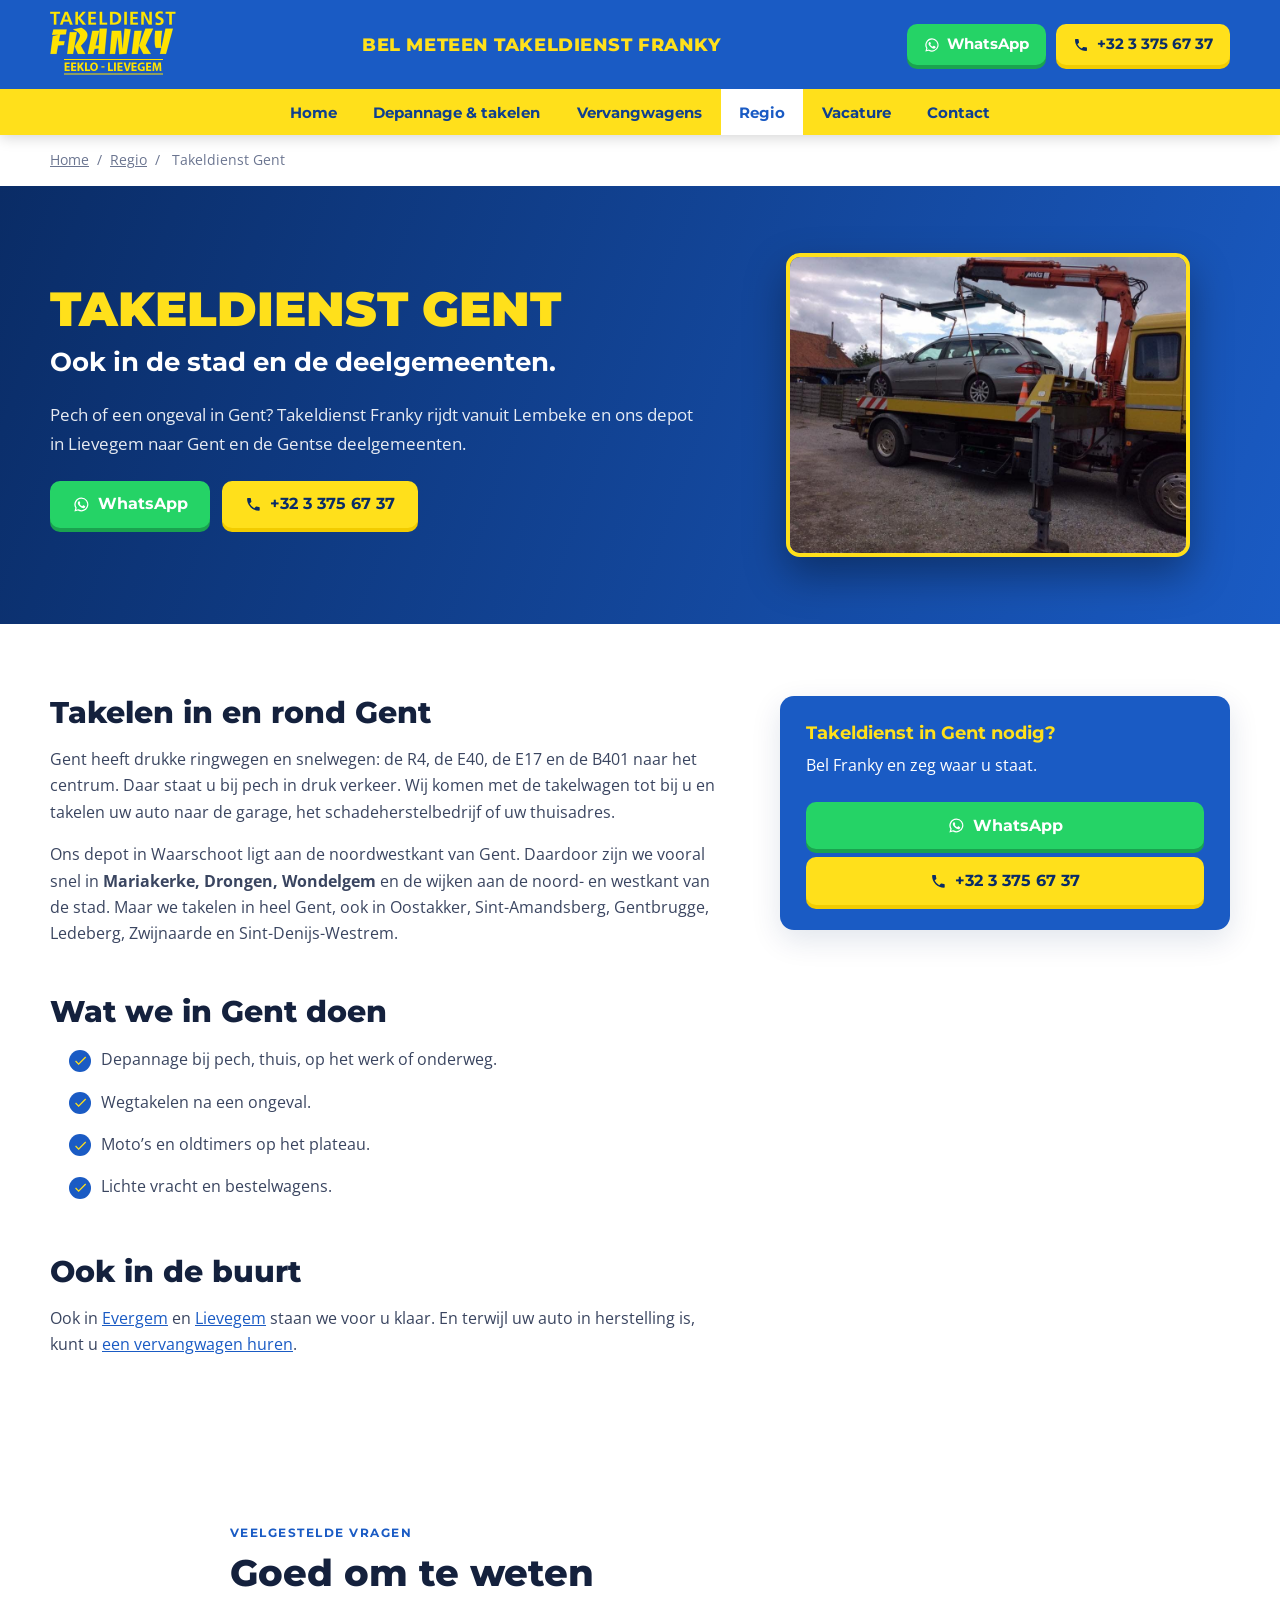
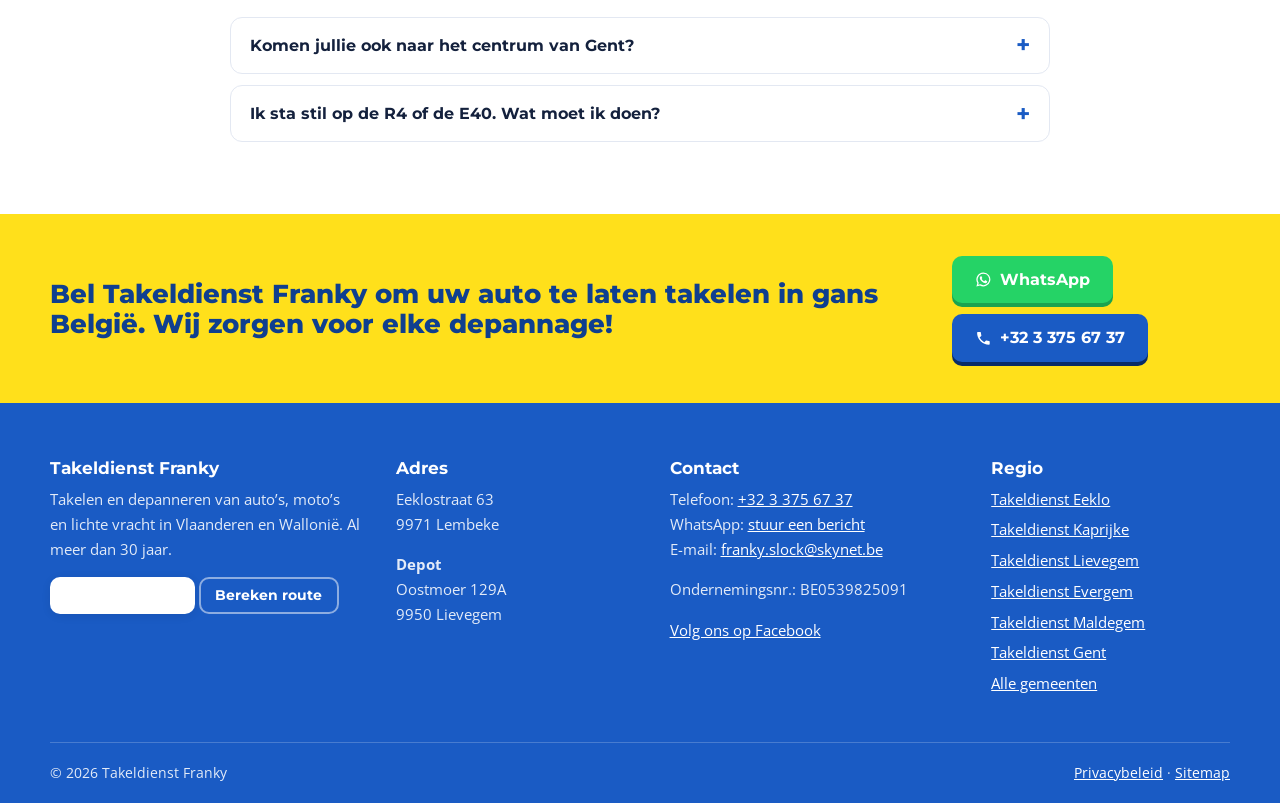
<file: takeldienst-gent/index.html>
<!doctype html>
<html lang="nl-BE">
<head>
<meta charset="utf-8">
<meta name="viewport" content="width=device-width, initial-scale=1">
<title>Takeldienst Gent | Depannage &amp; takelen | Takeldienst Franky</title>
<meta name="description" content="Takeldienst in Gent nodig? Takeldienst Franky takelt en depanneert auto's, moto's en lichte vracht in Gent en omgeving. Bel +32 3 375 67 37.">
<link rel="canonical" href="https://takeldienstfranky.be/takeldienst-gent/">
<meta name="theme-color" content="#1a5bc4">
<meta property="og:type" content="website">
<meta property="og:locale" content="nl_BE">
<meta property="og:site_name" content="Takeldienst Franky">
<meta property="og:title" content="Takeldienst Gent | Depannage &amp; takelen | Takeldienst Franky">
<meta property="og:description" content="Takeldienst in Gent nodig? Takeldienst Franky takelt en depanneert auto's, moto's en lichte vracht in Gent en omgeving. Bel +32 3 375 67 37.">
<meta property="og:url" content="https://takeldienstfranky.be/takeldienst-gent/">
<meta property="og:image" content="https://takeldienstfranky.be/assets/img/mercedes-op-kraanwagen.jpg">
<link rel="icon" href="../favicon.svg" type="image/svg+xml">
<link rel="preconnect" href="https://fonts.googleapis.com">
<link rel="preconnect" href="https://fonts.gstatic.com" crossorigin>
<link rel="stylesheet" href="https://fonts.googleapis.com/css2?family=Montserrat:wght@600;700;800;900&family=Open+Sans:wght@400;600;700&display=swap">
<link rel="stylesheet" href="../assets/css/styles.css">
<script type="application/ld+json">{"@context":"https://schema.org","@type":"BreadcrumbList","itemListElement":[{"@type":"ListItem","position":1,"name":"} . jstr(Home) . qq{","item":"https://takeldienstfranky.be/"},{"@type":"ListItem","position":2,"name":"} . jstr(Regio) . qq{","item":"https://takeldienstfranky.be/regio/"},{"@type":"ListItem","position":3,"name":"} . jstr(Takeldienst Gent) . qq{","item":"https://takeldienstfranky.be/takeldienst-gent/"}]}</script><script type="application/ld+json">{"@context":"https://schema.org","@type":"FAQPage","mainEntity":[{"@type":"Question","name":"} . jstr(Komen jullie ook naar het centrum van Gent?) . qq{","acceptedAnswer":{"@type":"Answer","text":"} . jstr(Ja. Zeg bij uw oproep precies waar u staat, dan houden we rekening met de toegang tot de straat of parking.) . qq{"}},{"@type":"Question","name":"} . jstr(Ik sta stil op de R4 of de E40. Wat moet ik doen?) . qq{","acceptedAnswer":{"@type":"Answer","text":"} . jstr(Zet uw alarmlichten aan, trek een fluohesje aan en ga met uw passagiers achter de vangrail staan. Staat u op een rijstrook of is er gevaar, bel dan eerst 112. Daarna kunt u Takeldienst Franky bellen voor het wegtakelen.) . qq{"}}]}</script>
</head>
<body>
<header class="site-header">
<div class="container header-top">
<a class="brand" href="../" aria-label="Takeldienst Franky, naar de homepage"><img src="../assets/img/logo-takeldienst-franky.png" alt="Takeldienst Franky Eeklo - Lievegem" width="126" height="67"></a>
<p class="header-claim">Bel meteen Takeldienst Franky</p>
<div class="header-actions"><a class="btn btn-wa" href="https://wa.me/3233756737?text=Hallo%2C%20ik%20heb%20een%20takeldienst%20nodig.%20Mijn%20locatie%3A%20"><svg viewBox="0 0 24 24" aria-hidden="true"><path d="M12 2a10 10 0 0 0-8.6 15.1L2 22l5-1.3A10 10 0 1 0 12 2zm0 18.2a8.2 8.2 0 0 1-4.2-1.2l-.3-.2-3 .8.8-2.9-.2-.3A8.2 8.2 0 1 1 12 20.2zm4.5-6.1c-.2-.1-1.5-.7-1.7-.8-.2-.1-.4-.1-.6.1l-.8 1c-.1.2-.3.2-.5.1a6.7 6.7 0 0 1-3.3-2.9c-.3-.4.2-.4.7-1.4.1-.2 0-.3 0-.4l-.8-1.8c-.2-.5-.4-.4-.6-.4h-.5a1 1 0 0 0-.7.3 3 3 0 0 0-.9 2.2 5.2 5.2 0 0 0 1.1 2.7 11.8 11.8 0 0 0 4.5 4c1.7.7 2.3.8 3.2.6.5-.1 1.5-.6 1.7-1.2.2-.6.2-1.1.2-1.2-.1-.1-.3-.2-.5-.3z"/></svg> WhatsApp</a><a class="btn btn-yellow" href="tel:+3233756737"><svg viewBox="0 0 24 24" aria-hidden="true"><path d="M6.6 10.8a15.1 15.1 0 0 0 6.6 6.6l2.2-2.2c.3-.3.7-.4 1-.2 1.1.4 2.3.6 3.6.6.6 0 1 .4 1 1V20c0 .6-.4 1-1 1A17 17 0 0 1 3 4c0-.6.4-1 1-1h3.5c.6 0 1 .4 1 1 0 1.3.2 2.5.6 3.6.1.3 0 .7-.2 1z"/></svg> +32 3 375 67 37</a></div>
<button class="menu-toggle" type="button" aria-controls="main-nav" aria-expanded="false"><span></span><span class="sr">Menu</span></button>
</div>
<nav class="main-nav" id="main-nav" aria-label="Hoofdmenu"><div class="container"><a href="../">Home</a><a href="../depannages-takeldienst/">Depannage &amp; takelen</a><a href="../verhuur-autos/">Vervangwagens</a><a href="../regio/" aria-current="page">Regio</a><a href="../vacature/">Vacature</a><a href="../contacteer-ons/">Contact</a></div></nav>
</header>
<nav class="crumbs container" aria-label="Kruimelpad"><a href="../">Home</a> <span>/</span> <a href="../regio/">Regio</a> <span>/</span> <span>Takeldienst Gent</span></nav>
<main>
<section class="page-head has-media"><div class="container head-grid"><div><h1>Takeldienst Gent <span>Ook in de stad en de deelgemeenten.</span></h1><div class="lead"><p>Pech of een ongeval in Gent? Takeldienst Franky rijdt vanuit Lembeke en ons depot in Lievegem naar Gent en de Gentse deelgemeenten.</p></div><div class="actions"><a class="btn btn-wa" href="https://wa.me/3233756737?text=Hallo%2C%20ik%20heb%20een%20takeldienst%20nodig.%20Mijn%20locatie%3A%20"><svg viewBox="0 0 24 24" aria-hidden="true"><path d="M12 2a10 10 0 0 0-8.6 15.1L2 22l5-1.3A10 10 0 1 0 12 2zm0 18.2a8.2 8.2 0 0 1-4.2-1.2l-.3-.2-3 .8.8-2.9-.2-.3A8.2 8.2 0 1 1 12 20.2zm4.5-6.1c-.2-.1-1.5-.7-1.7-.8-.2-.1-.4-.1-.6.1l-.8 1c-.1.2-.3.2-.5.1a6.7 6.7 0 0 1-3.3-2.9c-.3-.4.2-.4.7-1.4.1-.2 0-.3 0-.4l-.8-1.8c-.2-.5-.4-.4-.6-.4h-.5a1 1 0 0 0-.7.3 3 3 0 0 0-.9 2.2 5.2 5.2 0 0 0 1.1 2.7 11.8 11.8 0 0 0 4.5 4c1.7.7 2.3.8 3.2.6.5-.1 1.5-.6 1.7-1.2.2-.6.2-1.1.2-1.2-.1-.1-.3-.2-.5-.3z"/></svg> WhatsApp</a><a class="btn btn-yellow" href="tel:+3233756737"><svg viewBox="0 0 24 24" aria-hidden="true"><path d="M6.6 10.8a15.1 15.1 0 0 0 6.6 6.6l2.2-2.2c.3-.3.7-.4 1-.2 1.1.4 2.3.6 3.6.6.6 0 1 .4 1 1V20c0 .6-.4 1-1 1A17 17 0 0 1 3 4c0-.6.4-1 1-1h3.5c.6 0 1 .4 1 1 0 1.3.2 2.5.6 3.6.1.3 0 .7-.2 1z"/></svg> +32 3 375 67 37</a></div></div><figure class="head-media"><img src="../assets/img/mercedes-op-kraanwagen.jpg" alt="Mercedes veilig op de kraanwagen van Takeldienst Franky gezet" width="960" height="716" loading="eager" fetchpriority="high"></figure></div></section>
<section class="section"><div class="container two-col">
<div class="prose">
<h2>Takelen in en rond Gent</h2>
<p>Gent heeft drukke ringwegen en snelwegen: de R4, de E40, de E17 en de B401 naar het centrum. Daar staat u bij pech in druk verkeer. Wij komen met de takelwagen tot bij u en takelen uw auto naar de garage, het schadeherstelbedrijf of uw thuisadres.</p>
<p>Ons depot in Waarschoot ligt aan de noordwestkant van Gent. Daardoor zijn we vooral snel in <strong>Mariakerke, Drongen, Wondelgem</strong> en de wijken aan de noord- en westkant van de stad. Maar we takelen in heel Gent, ook in Oostakker, Sint-Amandsberg, Gentbrugge, Ledeberg, Zwijnaarde en Sint-Denijs-Westrem.</p>
<h2>Wat we in Gent doen</h2>
<ul class="checks">
<li>Depannage bij pech, thuis, op het werk of onderweg.</li>
<li>Wegtakelen na een ongeval.</li>
<li>Moto&rsquo;s en oldtimers op het plateau.</li>
<li>Lichte vracht en bestelwagens.</li>
</ul>
<h2>Ook in de buurt</h2>
<p>Ook in <a href="../takeldienst-evergem/">Evergem</a> en <a href="../takeldienst-lievegem/">Lievegem</a> staan we voor u klaar. En terwijl uw auto in herstelling is, kunt u <a href="../verhuur-autos/">een vervangwagen huren</a>.</p>
</div>
<aside class="side"><div class="info-card blue"><h3>Takeldienst in Gent nodig?</h3><p>Bel Franky en zeg waar u staat.</p><a class="btn btn-wa" href="https://wa.me/3233756737?text=Hallo%2C%20ik%20heb%20een%20takeldienst%20nodig.%20Mijn%20locatie%3A%20"><svg viewBox="0 0 24 24" aria-hidden="true"><path d="M12 2a10 10 0 0 0-8.6 15.1L2 22l5-1.3A10 10 0 1 0 12 2zm0 18.2a8.2 8.2 0 0 1-4.2-1.2l-.3-.2-3 .8.8-2.9-.2-.3A8.2 8.2 0 1 1 12 20.2zm4.5-6.1c-.2-.1-1.5-.7-1.7-.8-.2-.1-.4-.1-.6.1l-.8 1c-.1.2-.3.2-.5.1a6.7 6.7 0 0 1-3.3-2.9c-.3-.4.2-.4.7-1.4.1-.2 0-.3 0-.4l-.8-1.8c-.2-.5-.4-.4-.6-.4h-.5a1 1 0 0 0-.7.3 3 3 0 0 0-.9 2.2 5.2 5.2 0 0 0 1.1 2.7 11.8 11.8 0 0 0 4.5 4c1.7.7 2.3.8 3.2.6.5-.1 1.5-.6 1.7-1.2.2-.6.2-1.1.2-1.2-.1-.1-.3-.2-.5-.3z"/></svg> WhatsApp</a><a class="btn btn-yellow" href="tel:+3233756737"><svg viewBox="0 0 24 24" aria-hidden="true"><path d="M6.6 10.8a15.1 15.1 0 0 0 6.6 6.6l2.2-2.2c.3-.3.7-.4 1-.2 1.1.4 2.3.6 3.6.6.6 0 1 .4 1 1V20c0 .6-.4 1-1 1A17 17 0 0 1 3 4c0-.6.4-1 1-1h3.5c.6 0 1 .4 1 1 0 1.3.2 2.5.6 3.6.1.3 0 .7-.2 1z"/></svg> +32 3 375 67 37</a></div></aside>
</div></section>
<section class="section"><div class="container narrow"><span class="eyebrow">Veelgestelde vragen</span><h2>Goed om te weten</h2><div class="faq"><details><summary>Komen jullie ook naar het centrum van Gent?</summary><div class="faq-a"><p>Ja. Zeg bij uw oproep precies waar u staat, dan houden we rekening met de toegang tot de straat of parking.</p></div></details><details><summary>Ik sta stil op de R4 of de E40. Wat moet ik doen?</summary><div class="faq-a"><p>Zet uw alarmlichten aan, trek een fluohesje aan en ga met uw passagiers achter de vangrail staan. Staat u op een rijstrook of is er gevaar, bel dan eerst 112. Daarna kunt u Takeldienst Franky bellen voor het wegtakelen.</p></div></details></div></div></section><section class="cta-band"><div class="container cta-inner"><h2>Bel Takeldienst Franky om uw auto te laten takelen in gans Belgi&euml;. Wij zorgen voor elke depannage!</h2><div class="cta-actions"><a class="btn btn-wa" href="https://wa.me/3233756737?text=Hallo%2C%20ik%20heb%20een%20takeldienst%20nodig.%20Mijn%20locatie%3A%20"><svg viewBox="0 0 24 24" aria-hidden="true"><path d="M12 2a10 10 0 0 0-8.6 15.1L2 22l5-1.3A10 10 0 1 0 12 2zm0 18.2a8.2 8.2 0 0 1-4.2-1.2l-.3-.2-3 .8.8-2.9-.2-.3A8.2 8.2 0 1 1 12 20.2zm4.5-6.1c-.2-.1-1.5-.7-1.7-.8-.2-.1-.4-.1-.6.1l-.8 1c-.1.2-.3.2-.5.1a6.7 6.7 0 0 1-3.3-2.9c-.3-.4.2-.4.7-1.4.1-.2 0-.3 0-.4l-.8-1.8c-.2-.5-.4-.4-.6-.4h-.5a1 1 0 0 0-.7.3 3 3 0 0 0-.9 2.2 5.2 5.2 0 0 0 1.1 2.7 11.8 11.8 0 0 0 4.5 4c1.7.7 2.3.8 3.2.6.5-.1 1.5-.6 1.7-1.2.2-.6.2-1.1.2-1.2-.1-.1-.3-.2-.5-.3z"/></svg> WhatsApp</a><a class="btn btn-yellow" href="tel:+3233756737"><svg viewBox="0 0 24 24" aria-hidden="true"><path d="M6.6 10.8a15.1 15.1 0 0 0 6.6 6.6l2.2-2.2c.3-.3.7-.4 1-.2 1.1.4 2.3.6 3.6.6.6 0 1 .4 1 1V20c0 .6-.4 1-1 1A17 17 0 0 1 3 4c0-.6.4-1 1-1h3.5c.6 0 1 .4 1 1 0 1.3.2 2.5.6 3.6.1.3 0 .7-.2 1z"/></svg> +32 3 375 67 37</a></div></div></section>
</main>
<footer class="site-footer"><div class="container footer-grid">
<div><h3>Takeldienst Franky</h3><p>Takelen en depanneren van auto&rsquo;s, moto&rsquo;s en lichte vracht in Vlaanderen en Walloni&euml;. Al meer dan 30 jaar.</p><p><a class="btn btn-white btn-small" href="../contacteer-ons/">Contacteer ons</a> <a class="btn btn-ghost btn-small" href="https://www.google.com/maps/search/?api=1&query=Eeklostraat+63+9971+Lembeke" rel="noopener">Bereken route</a></p></div>
<div><h3>Adres</h3><p>Eeklostraat 63<br>9971 Lembeke</p><p><b>Depot</b><br>Oostmoer 129A<br>9950 Lievegem</p></div>
<div><h3>Contact</h3><p>Telefoon: <a href="tel:+3233756737">+32 3 375 67 37</a><br>WhatsApp: <a href="https://wa.me/3233756737?text=Hallo%2C%20ik%20heb%20een%20takeldienst%20nodig.%20Mijn%20locatie%3A%20">stuur een bericht</a><br>E-mail: <a href="mailto:franky.slock@skynet.be">franky.slock@skynet.be</a></p><p>Ondernemingsnr.: BE0539825091</p><p><a href="https://www.facebook.com/takeldienstfranky.be/" rel="noopener">Volg ons op Facebook</a></p></div>
<div><h3>Regio</h3><a href="../takeldienst-eeklo/">Takeldienst Eeklo</a><a href="../takeldienst-kaprijke/">Takeldienst Kaprijke</a><a href="../takeldienst-lievegem/">Takeldienst Lievegem</a><a href="../takeldienst-evergem/">Takeldienst Evergem</a><a href="../takeldienst-maldegem/">Takeldienst Maldegem</a><a href="../takeldienst-gent/">Takeldienst Gent</a><a href="../regio/">Alle gemeenten</a></div>
</div><div class="container footer-bottom"><span>&copy; 2026 Takeldienst Franky</span><span><a href="../privacy-policy/">Privacybeleid</a> &middot; <a href="../sitemap.xml">Sitemap</a></span></div></footer>
<div class="mobile-bar"><a class="wa" href="https://wa.me/3233756737?text=Hallo%2C%20ik%20heb%20een%20takeldienst%20nodig.%20Mijn%20locatie%3A%20">Stuur een<b>WhatsApp</b></a><a href="tel:+3233756737">Bel nu<b>+32 3 375 67 37</b></a></div>
<script src="../assets/js/main.js" defer></script>
</body>
</html>
</file>
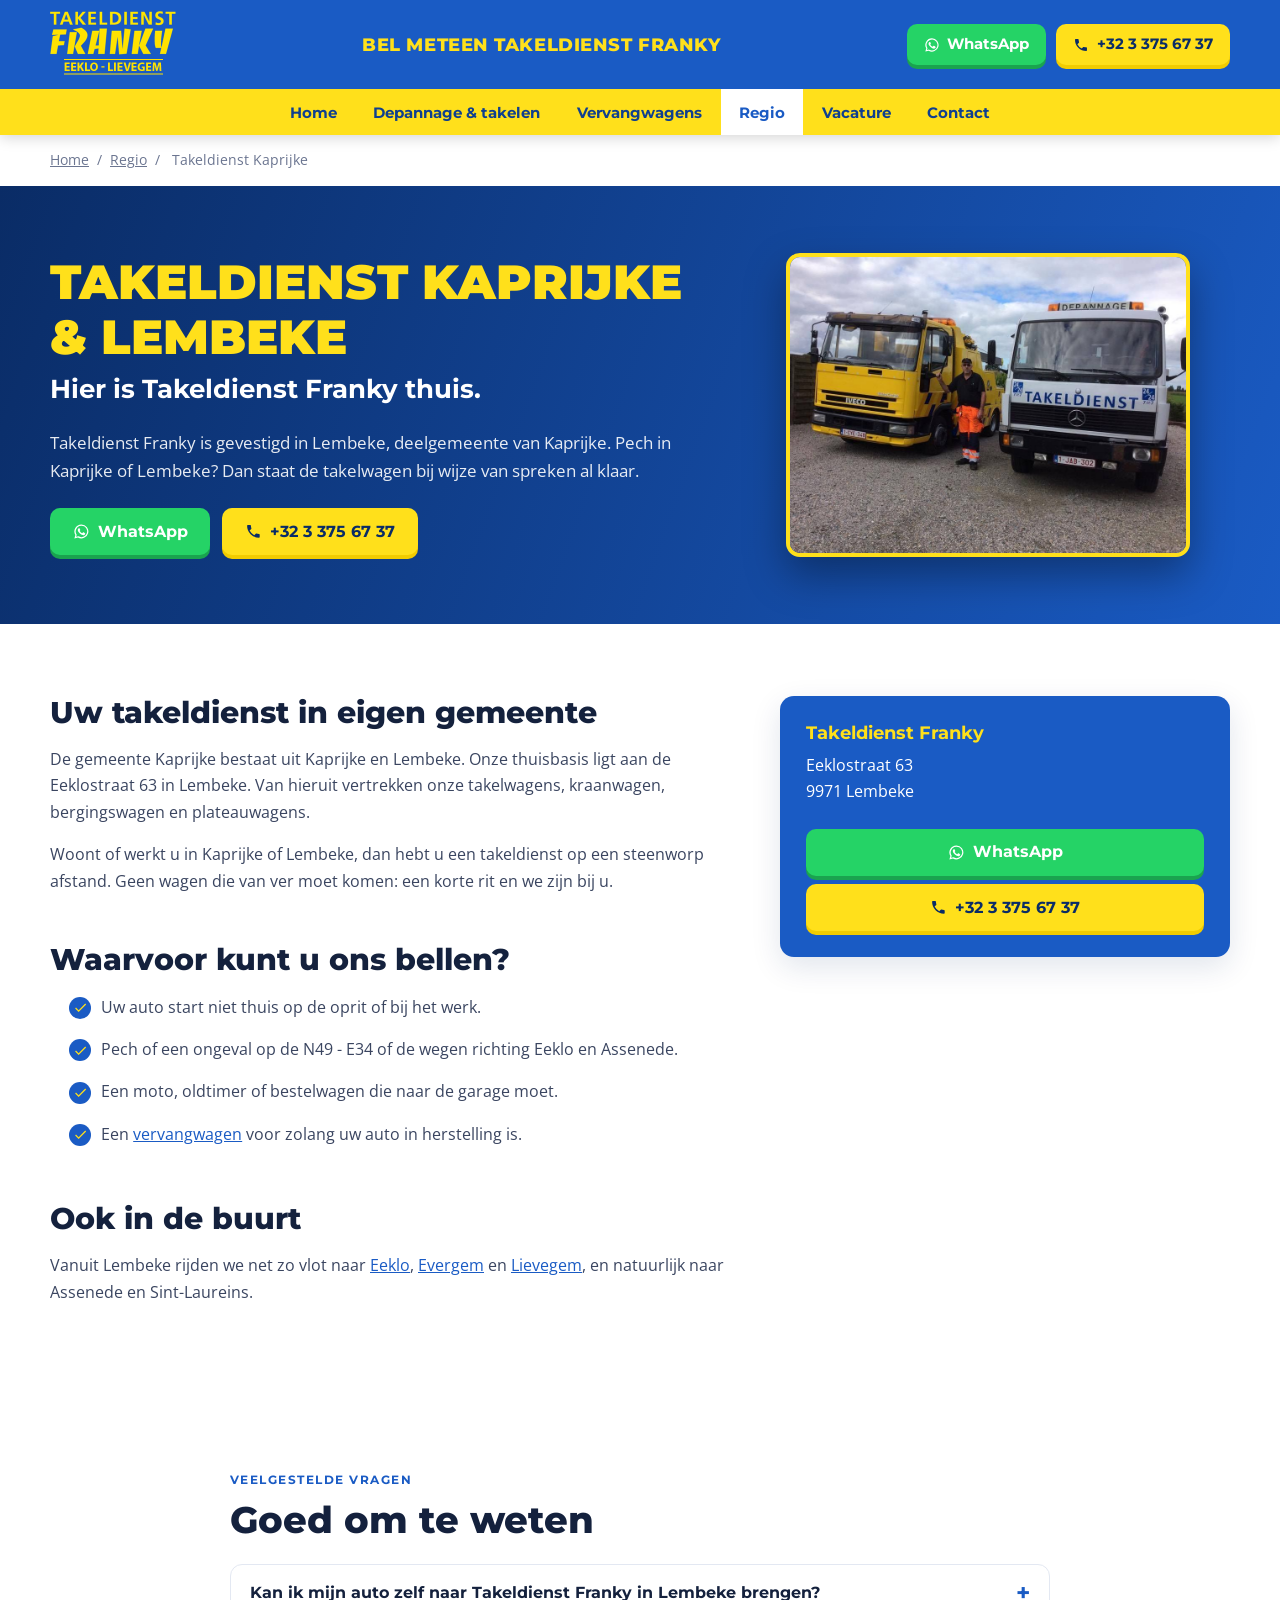
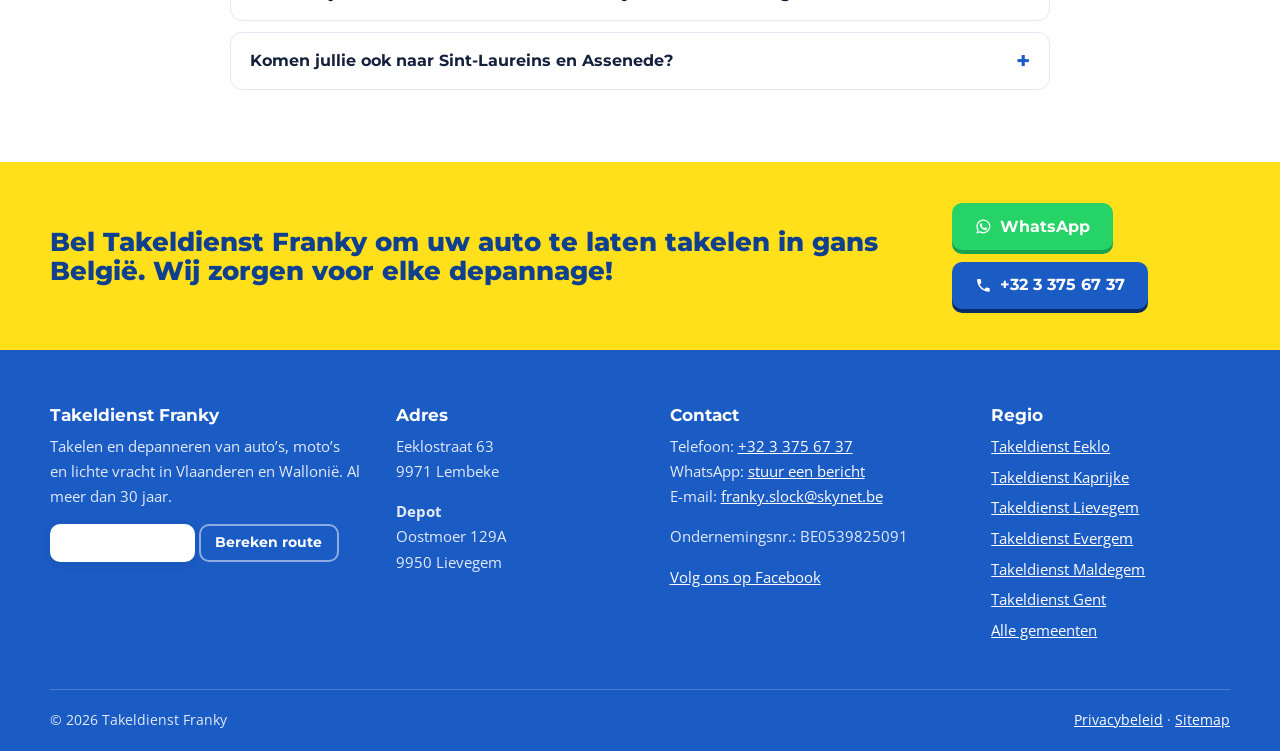
<file: takeldienst-kaprijke/index.html>
<!doctype html>
<html lang="nl-BE">
<head>
<meta charset="utf-8">
<meta name="viewport" content="width=device-width, initial-scale=1">
<title>Takeldienst Kaprijke &amp; Lembeke | Takeldienst Franky</title>
<meta name="description" content="Takeldienst in Kaprijke of Lembeke? Takeldienst Franky zit aan de Eeklostraat 63 in Lembeke. Depannage en takelen. Bel +32 3 375 67 37.">
<link rel="canonical" href="https://takeldienstfranky.be/takeldienst-kaprijke/">
<meta name="theme-color" content="#1a5bc4">
<meta property="og:type" content="website">
<meta property="og:locale" content="nl_BE">
<meta property="og:site_name" content="Takeldienst Franky">
<meta property="og:title" content="Takeldienst Kaprijke &amp; Lembeke | Takeldienst Franky">
<meta property="og:description" content="Takeldienst in Kaprijke of Lembeke? Takeldienst Franky zit aan de Eeklostraat 63 in Lembeke. Depannage en takelen. Bel +32 3 375 67 37.">
<meta property="og:url" content="https://takeldienstfranky.be/takeldienst-kaprijke/">
<meta property="og:image" content="https://takeldienstfranky.be/assets/img/franky-met-takelwagens.jpg">
<link rel="icon" href="../favicon.svg" type="image/svg+xml">
<link rel="preconnect" href="https://fonts.googleapis.com">
<link rel="preconnect" href="https://fonts.gstatic.com" crossorigin>
<link rel="stylesheet" href="https://fonts.googleapis.com/css2?family=Montserrat:wght@600;700;800;900&family=Open+Sans:wght@400;600;700&display=swap">
<link rel="stylesheet" href="../assets/css/styles.css">
<script type="application/ld+json">{"@context":"https://schema.org","@type":"BreadcrumbList","itemListElement":[{"@type":"ListItem","position":1,"name":"} . jstr(Home) . qq{","item":"https://takeldienstfranky.be/"},{"@type":"ListItem","position":2,"name":"} . jstr(Regio) . qq{","item":"https://takeldienstfranky.be/regio/"},{"@type":"ListItem","position":3,"name":"} . jstr(Takeldienst Kaprijke) . qq{","item":"https://takeldienstfranky.be/takeldienst-kaprijke/"}]}</script><script type="application/ld+json">{"@context":"https://schema.org","@type":"FAQPage","mainEntity":[{"@type":"Question","name":"} . jstr(Kan ik mijn auto zelf naar Takeldienst Franky in Lembeke brengen?) . qq{","acceptedAnswer":{"@type":"Answer","text":"} . jstr(Bel ons eerst, dan spreken we af wat het beste is. Vaak is het handiger dat wij de auto rechtstreeks naar de garage takelen.) . qq{"}},{"@type":"Question","name":"} . jstr(Komen jullie ook naar Sint-Laureins en Assenede?) . qq{","acceptedAnswer":{"@type":"Answer","text":"} . jstr(Ja, die gemeenten liggen vlak bij Lembeke. We takelen in de hele regio en verder in heel België.) . qq{"}}]}</script>
</head>
<body>
<header class="site-header">
<div class="container header-top">
<a class="brand" href="../" aria-label="Takeldienst Franky, naar de homepage"><img src="../assets/img/logo-takeldienst-franky.png" alt="Takeldienst Franky Eeklo - Lievegem" width="126" height="67"></a>
<p class="header-claim">Bel meteen Takeldienst Franky</p>
<div class="header-actions"><a class="btn btn-wa" href="https://wa.me/3233756737?text=Hallo%2C%20ik%20heb%20een%20takeldienst%20nodig.%20Mijn%20locatie%3A%20"><svg viewBox="0 0 24 24" aria-hidden="true"><path d="M12 2a10 10 0 0 0-8.6 15.1L2 22l5-1.3A10 10 0 1 0 12 2zm0 18.2a8.2 8.2 0 0 1-4.2-1.2l-.3-.2-3 .8.8-2.9-.2-.3A8.2 8.2 0 1 1 12 20.2zm4.5-6.1c-.2-.1-1.5-.7-1.7-.8-.2-.1-.4-.1-.6.1l-.8 1c-.1.2-.3.2-.5.1a6.7 6.7 0 0 1-3.3-2.9c-.3-.4.2-.4.7-1.4.1-.2 0-.3 0-.4l-.8-1.8c-.2-.5-.4-.4-.6-.4h-.5a1 1 0 0 0-.7.3 3 3 0 0 0-.9 2.2 5.2 5.2 0 0 0 1.1 2.7 11.8 11.8 0 0 0 4.5 4c1.7.7 2.3.8 3.2.6.5-.1 1.5-.6 1.7-1.2.2-.6.2-1.1.2-1.2-.1-.1-.3-.2-.5-.3z"/></svg> WhatsApp</a><a class="btn btn-yellow" href="tel:+3233756737"><svg viewBox="0 0 24 24" aria-hidden="true"><path d="M6.6 10.8a15.1 15.1 0 0 0 6.6 6.6l2.2-2.2c.3-.3.7-.4 1-.2 1.1.4 2.3.6 3.6.6.6 0 1 .4 1 1V20c0 .6-.4 1-1 1A17 17 0 0 1 3 4c0-.6.4-1 1-1h3.5c.6 0 1 .4 1 1 0 1.3.2 2.5.6 3.6.1.3 0 .7-.2 1z"/></svg> +32 3 375 67 37</a></div>
<button class="menu-toggle" type="button" aria-controls="main-nav" aria-expanded="false"><span></span><span class="sr">Menu</span></button>
</div>
<nav class="main-nav" id="main-nav" aria-label="Hoofdmenu"><div class="container"><a href="../">Home</a><a href="../depannages-takeldienst/">Depannage &amp; takelen</a><a href="../verhuur-autos/">Vervangwagens</a><a href="../regio/" aria-current="page">Regio</a><a href="../vacature/">Vacature</a><a href="../contacteer-ons/">Contact</a></div></nav>
</header>
<nav class="crumbs container" aria-label="Kruimelpad"><a href="../">Home</a> <span>/</span> <a href="../regio/">Regio</a> <span>/</span> <span>Takeldienst Kaprijke</span></nav>
<main>
<section class="page-head has-media"><div class="container head-grid"><div><h1>Takeldienst Kaprijke &amp; Lembeke <span>Hier is Takeldienst Franky thuis.</span></h1><div class="lead"><p>Takeldienst Franky is gevestigd in Lembeke, deelgemeente van Kaprijke. Pech in Kaprijke of Lembeke? Dan staat de takelwagen bij wijze van spreken al klaar.</p></div><div class="actions"><a class="btn btn-wa" href="https://wa.me/3233756737?text=Hallo%2C%20ik%20heb%20een%20takeldienst%20nodig.%20Mijn%20locatie%3A%20"><svg viewBox="0 0 24 24" aria-hidden="true"><path d="M12 2a10 10 0 0 0-8.6 15.1L2 22l5-1.3A10 10 0 1 0 12 2zm0 18.2a8.2 8.2 0 0 1-4.2-1.2l-.3-.2-3 .8.8-2.9-.2-.3A8.2 8.2 0 1 1 12 20.2zm4.5-6.1c-.2-.1-1.5-.7-1.7-.8-.2-.1-.4-.1-.6.1l-.8 1c-.1.2-.3.2-.5.1a6.7 6.7 0 0 1-3.3-2.9c-.3-.4.2-.4.7-1.4.1-.2 0-.3 0-.4l-.8-1.8c-.2-.5-.4-.4-.6-.4h-.5a1 1 0 0 0-.7.3 3 3 0 0 0-.9 2.2 5.2 5.2 0 0 0 1.1 2.7 11.8 11.8 0 0 0 4.5 4c1.7.7 2.3.8 3.2.6.5-.1 1.5-.6 1.7-1.2.2-.6.2-1.1.2-1.2-.1-.1-.3-.2-.5-.3z"/></svg> WhatsApp</a><a class="btn btn-yellow" href="tel:+3233756737"><svg viewBox="0 0 24 24" aria-hidden="true"><path d="M6.6 10.8a15.1 15.1 0 0 0 6.6 6.6l2.2-2.2c.3-.3.7-.4 1-.2 1.1.4 2.3.6 3.6.6.6 0 1 .4 1 1V20c0 .6-.4 1-1 1A17 17 0 0 1 3 4c0-.6.4-1 1-1h3.5c.6 0 1 .4 1 1 0 1.3.2 2.5.6 3.6.1.3 0 .7-.2 1z"/></svg> +32 3 375 67 37</a></div></div><figure class="head-media"><img src="../assets/img/franky-met-takelwagens.jpg" alt="Franky naast zijn gele takelwagen en een witte depannagewagen" width="960" height="716" loading="eager" fetchpriority="high"></figure></div></section>
<section class="section"><div class="container two-col">
<div class="prose">
<h2>Uw takeldienst in eigen gemeente</h2>
<p>De gemeente Kaprijke bestaat uit Kaprijke en Lembeke. Onze thuisbasis ligt aan de Eeklostraat 63 in Lembeke. Van hieruit vertrekken onze takelwagens, kraanwagen, bergingswagen en plateauwagens.</p>
<p>Woont of werkt u in Kaprijke of Lembeke, dan hebt u een takeldienst op een steenworp afstand. Geen wagen die van ver moet komen: een korte rit en we zijn bij u.</p>
<h2>Waarvoor kunt u ons bellen?</h2>
<ul class="checks">
<li>Uw auto start niet thuis op de oprit of bij het werk.</li>
<li>Pech of een ongeval op de N49 - E34 of de wegen richting Eeklo en Assenede.</li>
<li>Een moto, oldtimer of bestelwagen die naar de garage moet.</li>
<li>Een <a href="../verhuur-autos/">vervangwagen</a> voor zolang uw auto in herstelling is.</li>
</ul>
<h2>Ook in de buurt</h2>
<p>Vanuit Lembeke rijden we net zo vlot naar <a href="../takeldienst-eeklo/">Eeklo</a>, <a href="../takeldienst-evergem/">Evergem</a> en <a href="../takeldienst-lievegem/">Lievegem</a>, en natuurlijk naar Assenede en Sint-Laureins.</p>
</div>
<aside class="side"><div class="info-card blue"><h3>Takeldienst Franky</h3><p>Eeklostraat 63<br>9971 Lembeke</p><a class="btn btn-wa" href="https://wa.me/3233756737?text=Hallo%2C%20ik%20heb%20een%20takeldienst%20nodig.%20Mijn%20locatie%3A%20"><svg viewBox="0 0 24 24" aria-hidden="true"><path d="M12 2a10 10 0 0 0-8.6 15.1L2 22l5-1.3A10 10 0 1 0 12 2zm0 18.2a8.2 8.2 0 0 1-4.2-1.2l-.3-.2-3 .8.8-2.9-.2-.3A8.2 8.2 0 1 1 12 20.2zm4.5-6.1c-.2-.1-1.5-.7-1.7-.8-.2-.1-.4-.1-.6.1l-.8 1c-.1.2-.3.2-.5.1a6.7 6.7 0 0 1-3.3-2.9c-.3-.4.2-.4.7-1.4.1-.2 0-.3 0-.4l-.8-1.8c-.2-.5-.4-.4-.6-.4h-.5a1 1 0 0 0-.7.3 3 3 0 0 0-.9 2.2 5.2 5.2 0 0 0 1.1 2.7 11.8 11.8 0 0 0 4.5 4c1.7.7 2.3.8 3.2.6.5-.1 1.5-.6 1.7-1.2.2-.6.2-1.1.2-1.2-.1-.1-.3-.2-.5-.3z"/></svg> WhatsApp</a><a class="btn btn-yellow" href="tel:+3233756737"><svg viewBox="0 0 24 24" aria-hidden="true"><path d="M6.6 10.8a15.1 15.1 0 0 0 6.6 6.6l2.2-2.2c.3-.3.7-.4 1-.2 1.1.4 2.3.6 3.6.6.6 0 1 .4 1 1V20c0 .6-.4 1-1 1A17 17 0 0 1 3 4c0-.6.4-1 1-1h3.5c.6 0 1 .4 1 1 0 1.3.2 2.5.6 3.6.1.3 0 .7-.2 1z"/></svg> +32 3 375 67 37</a></div></aside>
</div></section>
<section class="section"><div class="container narrow"><span class="eyebrow">Veelgestelde vragen</span><h2>Goed om te weten</h2><div class="faq"><details><summary>Kan ik mijn auto zelf naar Takeldienst Franky in Lembeke brengen?</summary><div class="faq-a"><p>Bel ons eerst, dan spreken we af wat het beste is. Vaak is het handiger dat wij de auto rechtstreeks naar de garage takelen.</p></div></details><details><summary>Komen jullie ook naar Sint-Laureins en Assenede?</summary><div class="faq-a"><p>Ja, die gemeenten liggen vlak bij Lembeke. We takelen in de hele regio en verder in heel België.</p></div></details></div></div></section><section class="cta-band"><div class="container cta-inner"><h2>Bel Takeldienst Franky om uw auto te laten takelen in gans Belgi&euml;. Wij zorgen voor elke depannage!</h2><div class="cta-actions"><a class="btn btn-wa" href="https://wa.me/3233756737?text=Hallo%2C%20ik%20heb%20een%20takeldienst%20nodig.%20Mijn%20locatie%3A%20"><svg viewBox="0 0 24 24" aria-hidden="true"><path d="M12 2a10 10 0 0 0-8.6 15.1L2 22l5-1.3A10 10 0 1 0 12 2zm0 18.2a8.2 8.2 0 0 1-4.2-1.2l-.3-.2-3 .8.8-2.9-.2-.3A8.2 8.2 0 1 1 12 20.2zm4.5-6.1c-.2-.1-1.5-.7-1.7-.8-.2-.1-.4-.1-.6.1l-.8 1c-.1.2-.3.2-.5.1a6.7 6.7 0 0 1-3.3-2.9c-.3-.4.2-.4.7-1.4.1-.2 0-.3 0-.4l-.8-1.8c-.2-.5-.4-.4-.6-.4h-.5a1 1 0 0 0-.7.3 3 3 0 0 0-.9 2.2 5.2 5.2 0 0 0 1.1 2.7 11.8 11.8 0 0 0 4.5 4c1.7.7 2.3.8 3.2.6.5-.1 1.5-.6 1.7-1.2.2-.6.2-1.1.2-1.2-.1-.1-.3-.2-.5-.3z"/></svg> WhatsApp</a><a class="btn btn-yellow" href="tel:+3233756737"><svg viewBox="0 0 24 24" aria-hidden="true"><path d="M6.6 10.8a15.1 15.1 0 0 0 6.6 6.6l2.2-2.2c.3-.3.7-.4 1-.2 1.1.4 2.3.6 3.6.6.6 0 1 .4 1 1V20c0 .6-.4 1-1 1A17 17 0 0 1 3 4c0-.6.4-1 1-1h3.5c.6 0 1 .4 1 1 0 1.3.2 2.5.6 3.6.1.3 0 .7-.2 1z"/></svg> +32 3 375 67 37</a></div></div></section>
</main>
<footer class="site-footer"><div class="container footer-grid">
<div><h3>Takeldienst Franky</h3><p>Takelen en depanneren van auto&rsquo;s, moto&rsquo;s en lichte vracht in Vlaanderen en Walloni&euml;. Al meer dan 30 jaar.</p><p><a class="btn btn-white btn-small" href="../contacteer-ons/">Contacteer ons</a> <a class="btn btn-ghost btn-small" href="https://www.google.com/maps/search/?api=1&query=Eeklostraat+63+9971+Lembeke" rel="noopener">Bereken route</a></p></div>
<div><h3>Adres</h3><p>Eeklostraat 63<br>9971 Lembeke</p><p><b>Depot</b><br>Oostmoer 129A<br>9950 Lievegem</p></div>
<div><h3>Contact</h3><p>Telefoon: <a href="tel:+3233756737">+32 3 375 67 37</a><br>WhatsApp: <a href="https://wa.me/3233756737?text=Hallo%2C%20ik%20heb%20een%20takeldienst%20nodig.%20Mijn%20locatie%3A%20">stuur een bericht</a><br>E-mail: <a href="mailto:franky.slock@skynet.be">franky.slock@skynet.be</a></p><p>Ondernemingsnr.: BE0539825091</p><p><a href="https://www.facebook.com/takeldienstfranky.be/" rel="noopener">Volg ons op Facebook</a></p></div>
<div><h3>Regio</h3><a href="../takeldienst-eeklo/">Takeldienst Eeklo</a><a href="../takeldienst-kaprijke/">Takeldienst Kaprijke</a><a href="../takeldienst-lievegem/">Takeldienst Lievegem</a><a href="../takeldienst-evergem/">Takeldienst Evergem</a><a href="../takeldienst-maldegem/">Takeldienst Maldegem</a><a href="../takeldienst-gent/">Takeldienst Gent</a><a href="../regio/">Alle gemeenten</a></div>
</div><div class="container footer-bottom"><span>&copy; 2026 Takeldienst Franky</span><span><a href="../privacy-policy/">Privacybeleid</a> &middot; <a href="../sitemap.xml">Sitemap</a></span></div></footer>
<div class="mobile-bar"><a class="wa" href="https://wa.me/3233756737?text=Hallo%2C%20ik%20heb%20een%20takeldienst%20nodig.%20Mijn%20locatie%3A%20">Stuur een<b>WhatsApp</b></a><a href="tel:+3233756737">Bel nu<b>+32 3 375 67 37</b></a></div>
<script src="../assets/js/main.js" defer></script>
</body>
</html>
</file>
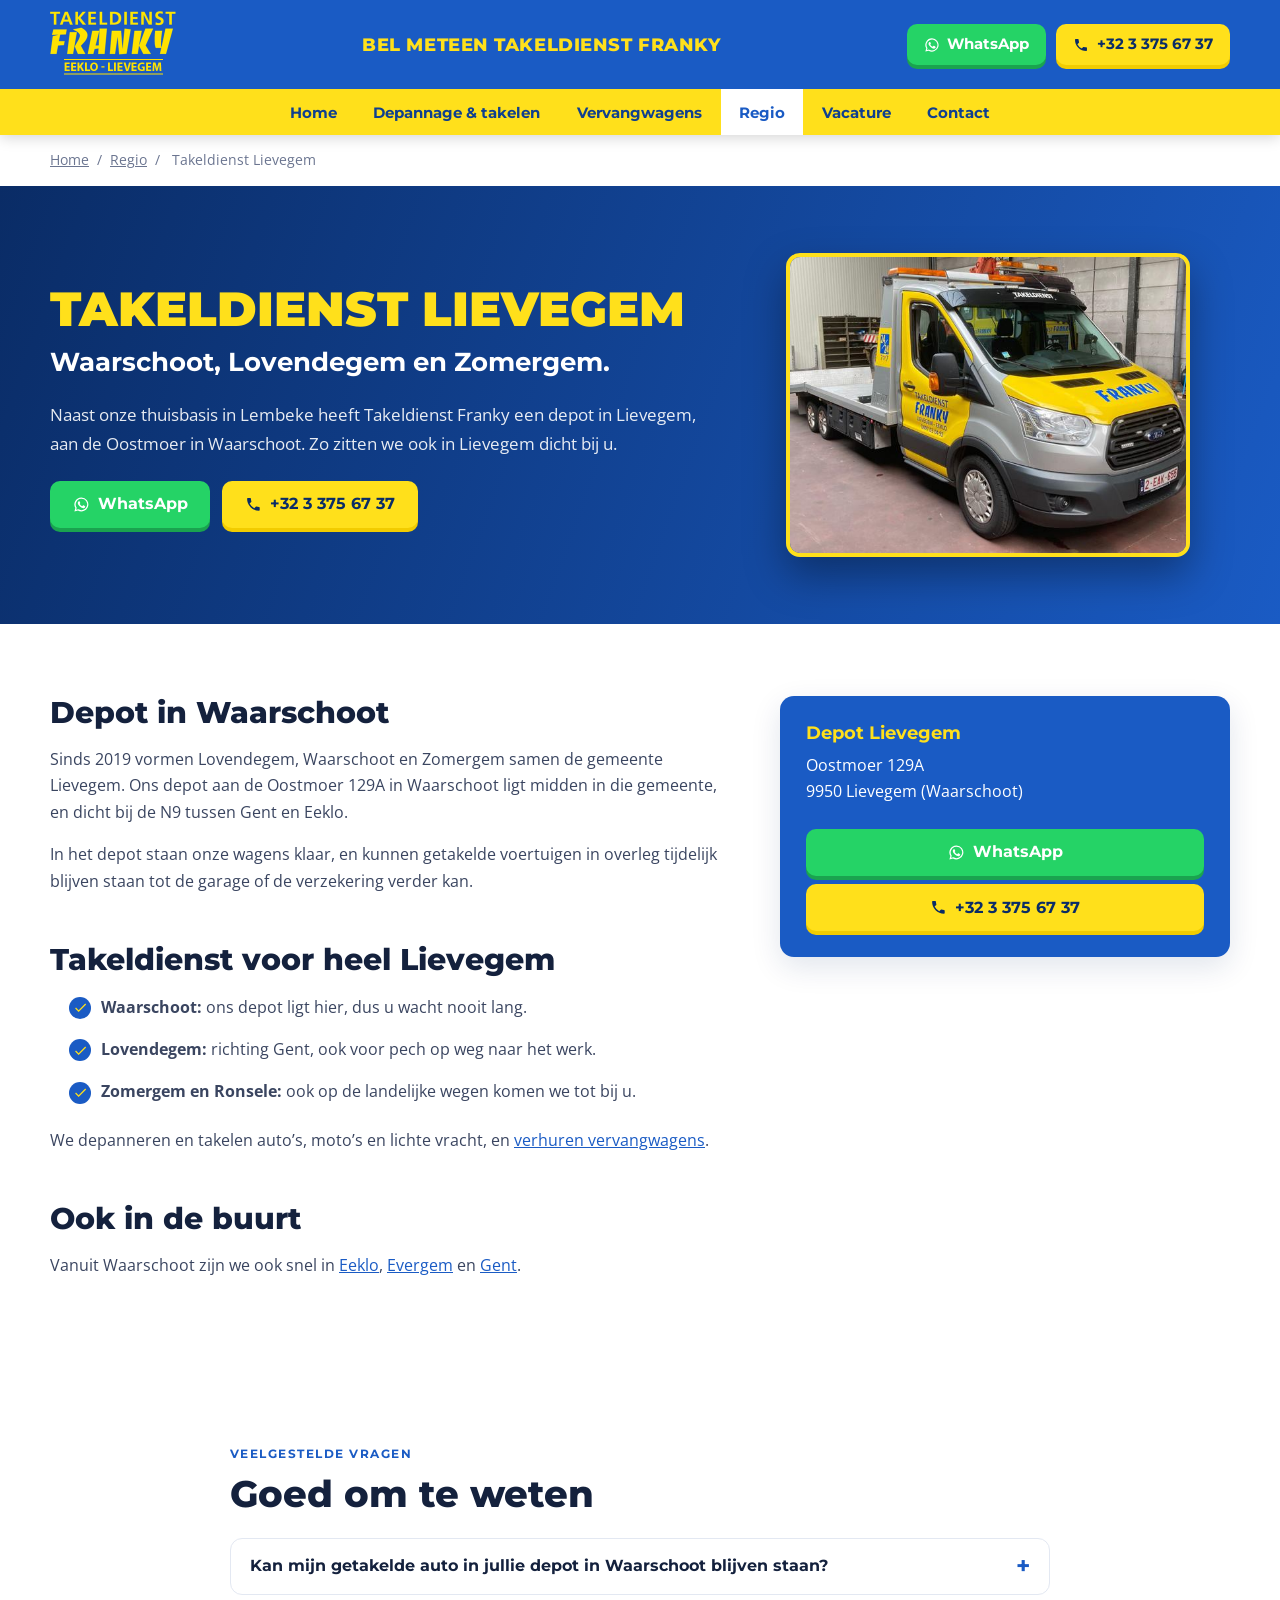
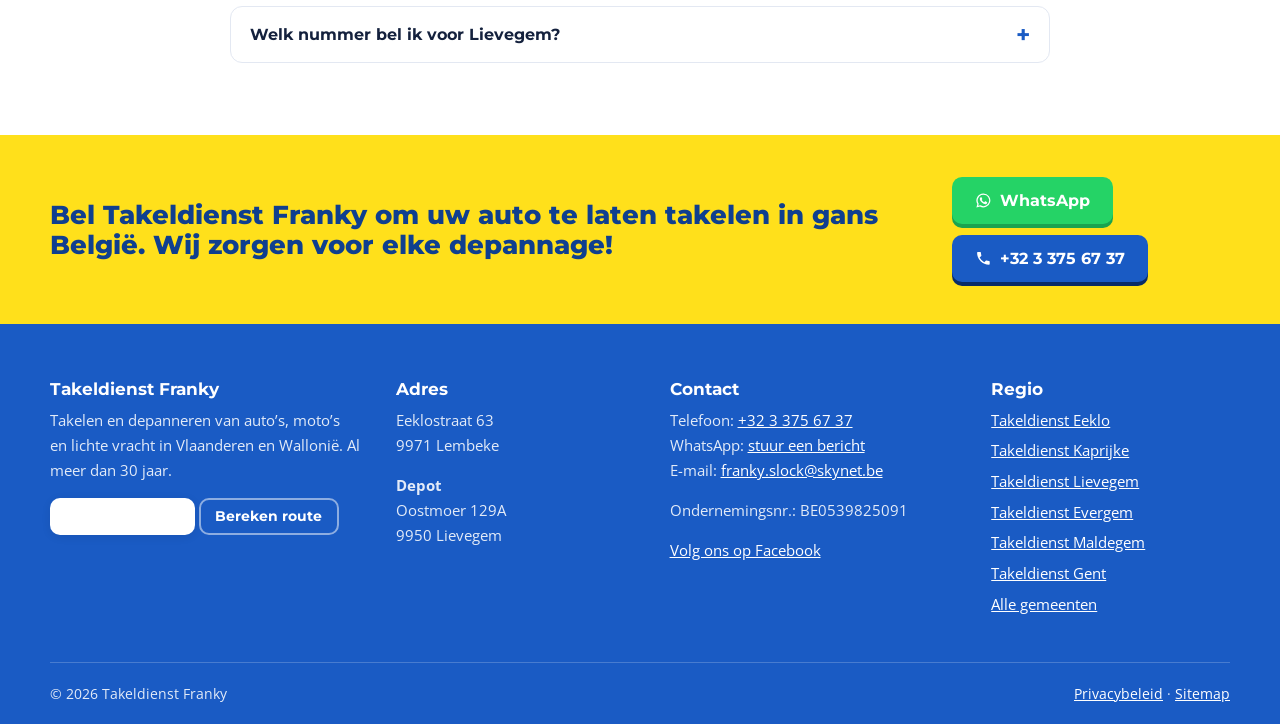
<file: takeldienst-lievegem/index.html>
<!doctype html>
<html lang="nl-BE">
<head>
<meta charset="utf-8">
<meta name="viewport" content="width=device-width, initial-scale=1">
<title>Takeldienst Lievegem (Waarschoot) | Takeldienst Franky</title>
<meta name="description" content="Takeldienst in Lievegem, Waarschoot, Lovendegem of Zomergem? Takeldienst Franky heeft een depot in Waarschoot. Bel +32 3 375 67 37.">
<link rel="canonical" href="https://takeldienstfranky.be/takeldienst-lievegem/">
<meta name="theme-color" content="#1a5bc4">
<meta property="og:type" content="website">
<meta property="og:locale" content="nl_BE">
<meta property="og:site_name" content="Takeldienst Franky">
<meta property="og:title" content="Takeldienst Lievegem (Waarschoot) | Takeldienst Franky">
<meta property="og:description" content="Takeldienst in Lievegem, Waarschoot, Lovendegem of Zomergem? Takeldienst Franky heeft een depot in Waarschoot. Bel +32 3 375 67 37.">
<meta property="og:url" content="https://takeldienstfranky.be/takeldienst-lievegem/">
<meta property="og:image" content="https://takeldienstfranky.be/assets/img/plateauwagen-depot.jpg">
<link rel="icon" href="../favicon.svg" type="image/svg+xml">
<link rel="preconnect" href="https://fonts.googleapis.com">
<link rel="preconnect" href="https://fonts.gstatic.com" crossorigin>
<link rel="stylesheet" href="https://fonts.googleapis.com/css2?family=Montserrat:wght@600;700;800;900&family=Open+Sans:wght@400;600;700&display=swap">
<link rel="stylesheet" href="../assets/css/styles.css">
<script type="application/ld+json">{"@context":"https://schema.org","@type":"BreadcrumbList","itemListElement":[{"@type":"ListItem","position":1,"name":"} . jstr(Home) . qq{","item":"https://takeldienstfranky.be/"},{"@type":"ListItem","position":2,"name":"} . jstr(Regio) . qq{","item":"https://takeldienstfranky.be/regio/"},{"@type":"ListItem","position":3,"name":"} . jstr(Takeldienst Lievegem) . qq{","item":"https://takeldienstfranky.be/takeldienst-lievegem/"}]}</script><script type="application/ld+json">{"@context":"https://schema.org","@type":"FAQPage","mainEntity":[{"@type":"Question","name":"} . jstr(Kan mijn getakelde auto in jullie depot in Waarschoot blijven staan?) . qq{","acceptedAnswer":{"@type":"Answer","text":"} . jstr(Bespreek het bij uw oproep. In overleg kan een voertuig tijdelijk in ons depot staan tot de garage of de verzekering verder kan.) . qq{"}},{"@type":"Question","name":"} . jstr(Welk nummer bel ik voor Lievegem?) . qq{","acceptedAnswer":{"@type":"Answer","text":"} . jstr(Voor heel de regio bereikt u ons op +32 3 375 67 37, telefonisch of via WhatsApp.) . qq{"}}]}</script>
</head>
<body>
<header class="site-header">
<div class="container header-top">
<a class="brand" href="../" aria-label="Takeldienst Franky, naar de homepage"><img src="../assets/img/logo-takeldienst-franky.png" alt="Takeldienst Franky Eeklo - Lievegem" width="126" height="67"></a>
<p class="header-claim">Bel meteen Takeldienst Franky</p>
<div class="header-actions"><a class="btn btn-wa" href="https://wa.me/3233756737?text=Hallo%2C%20ik%20heb%20een%20takeldienst%20nodig.%20Mijn%20locatie%3A%20"><svg viewBox="0 0 24 24" aria-hidden="true"><path d="M12 2a10 10 0 0 0-8.6 15.1L2 22l5-1.3A10 10 0 1 0 12 2zm0 18.2a8.2 8.2 0 0 1-4.2-1.2l-.3-.2-3 .8.8-2.9-.2-.3A8.2 8.2 0 1 1 12 20.2zm4.5-6.1c-.2-.1-1.5-.7-1.7-.8-.2-.1-.4-.1-.6.1l-.8 1c-.1.2-.3.2-.5.1a6.7 6.7 0 0 1-3.3-2.9c-.3-.4.2-.4.7-1.4.1-.2 0-.3 0-.4l-.8-1.8c-.2-.5-.4-.4-.6-.4h-.5a1 1 0 0 0-.7.3 3 3 0 0 0-.9 2.2 5.2 5.2 0 0 0 1.1 2.7 11.8 11.8 0 0 0 4.5 4c1.7.7 2.3.8 3.2.6.5-.1 1.5-.6 1.7-1.2.2-.6.2-1.1.2-1.2-.1-.1-.3-.2-.5-.3z"/></svg> WhatsApp</a><a class="btn btn-yellow" href="tel:+3233756737"><svg viewBox="0 0 24 24" aria-hidden="true"><path d="M6.6 10.8a15.1 15.1 0 0 0 6.6 6.6l2.2-2.2c.3-.3.7-.4 1-.2 1.1.4 2.3.6 3.6.6.6 0 1 .4 1 1V20c0 .6-.4 1-1 1A17 17 0 0 1 3 4c0-.6.4-1 1-1h3.5c.6 0 1 .4 1 1 0 1.3.2 2.5.6 3.6.1.3 0 .7-.2 1z"/></svg> +32 3 375 67 37</a></div>
<button class="menu-toggle" type="button" aria-controls="main-nav" aria-expanded="false"><span></span><span class="sr">Menu</span></button>
</div>
<nav class="main-nav" id="main-nav" aria-label="Hoofdmenu"><div class="container"><a href="../">Home</a><a href="../depannages-takeldienst/">Depannage &amp; takelen</a><a href="../verhuur-autos/">Vervangwagens</a><a href="../regio/" aria-current="page">Regio</a><a href="../vacature/">Vacature</a><a href="../contacteer-ons/">Contact</a></div></nav>
</header>
<nav class="crumbs container" aria-label="Kruimelpad"><a href="../">Home</a> <span>/</span> <a href="../regio/">Regio</a> <span>/</span> <span>Takeldienst Lievegem</span></nav>
<main>
<section class="page-head has-media"><div class="container head-grid"><div><h1>Takeldienst Lievegem <span>Waarschoot, Lovendegem en Zomergem.</span></h1><div class="lead"><p>Naast onze thuisbasis in Lembeke heeft Takeldienst Franky een depot in Lievegem, aan de Oostmoer in Waarschoot. Zo zitten we ook in Lievegem dicht bij u.</p></div><div class="actions"><a class="btn btn-wa" href="https://wa.me/3233756737?text=Hallo%2C%20ik%20heb%20een%20takeldienst%20nodig.%20Mijn%20locatie%3A%20"><svg viewBox="0 0 24 24" aria-hidden="true"><path d="M12 2a10 10 0 0 0-8.6 15.1L2 22l5-1.3A10 10 0 1 0 12 2zm0 18.2a8.2 8.2 0 0 1-4.2-1.2l-.3-.2-3 .8.8-2.9-.2-.3A8.2 8.2 0 1 1 12 20.2zm4.5-6.1c-.2-.1-1.5-.7-1.7-.8-.2-.1-.4-.1-.6.1l-.8 1c-.1.2-.3.2-.5.1a6.7 6.7 0 0 1-3.3-2.9c-.3-.4.2-.4.7-1.4.1-.2 0-.3 0-.4l-.8-1.8c-.2-.5-.4-.4-.6-.4h-.5a1 1 0 0 0-.7.3 3 3 0 0 0-.9 2.2 5.2 5.2 0 0 0 1.1 2.7 11.8 11.8 0 0 0 4.5 4c1.7.7 2.3.8 3.2.6.5-.1 1.5-.6 1.7-1.2.2-.6.2-1.1.2-1.2-.1-.1-.3-.2-.5-.3z"/></svg> WhatsApp</a><a class="btn btn-yellow" href="tel:+3233756737"><svg viewBox="0 0 24 24" aria-hidden="true"><path d="M6.6 10.8a15.1 15.1 0 0 0 6.6 6.6l2.2-2.2c.3-.3.7-.4 1-.2 1.1.4 2.3.6 3.6.6.6 0 1 .4 1 1V20c0 .6-.4 1-1 1A17 17 0 0 1 3 4c0-.6.4-1 1-1h3.5c.6 0 1 .4 1 1 0 1.3.2 2.5.6 3.6.1.3 0 .7-.2 1z"/></svg> +32 3 375 67 37</a></div></div><figure class="head-media"><img src="../assets/img/plateauwagen-depot.jpg" alt="Plateauwagen van Takeldienst Franky in het depot" width="960" height="716" loading="eager" fetchpriority="high"></figure></div></section>
<section class="section"><div class="container two-col">
<div class="prose">
<h2>Depot in Waarschoot</h2>
<p>Sinds 2019 vormen Lovendegem, Waarschoot en Zomergem samen de gemeente Lievegem. Ons depot aan de Oostmoer 129A in Waarschoot ligt midden in die gemeente, en dicht bij de N9 tussen Gent en Eeklo.</p>
<p>In het depot staan onze wagens klaar, en kunnen getakelde voertuigen in overleg tijdelijk blijven staan tot de garage of de verzekering verder kan.</p>
<h2>Takeldienst voor heel Lievegem</h2>
<ul class="checks">
<li><strong>Waarschoot:</strong> ons depot ligt hier, dus u wacht nooit lang.</li>
<li><strong>Lovendegem:</strong> richting Gent, ook voor pech op weg naar het werk.</li>
<li><strong>Zomergem en Ronsele:</strong> ook op de landelijke wegen komen we tot bij u.</li>
</ul>
<p>We depanneren en takelen auto&rsquo;s, moto&rsquo;s en lichte vracht, en <a href="../verhuur-autos/">verhuren vervangwagens</a>.</p>
<h2>Ook in de buurt</h2>
<p>Vanuit Waarschoot zijn we ook snel in <a href="../takeldienst-eeklo/">Eeklo</a>, <a href="../takeldienst-evergem/">Evergem</a> en <a href="../takeldienst-gent/">Gent</a>.</p>
</div>
<aside class="side"><div class="info-card blue"><h3>Depot Lievegem</h3><p>Oostmoer 129A<br>9950 Lievegem (Waarschoot)</p><a class="btn btn-wa" href="https://wa.me/3233756737?text=Hallo%2C%20ik%20heb%20een%20takeldienst%20nodig.%20Mijn%20locatie%3A%20"><svg viewBox="0 0 24 24" aria-hidden="true"><path d="M12 2a10 10 0 0 0-8.6 15.1L2 22l5-1.3A10 10 0 1 0 12 2zm0 18.2a8.2 8.2 0 0 1-4.2-1.2l-.3-.2-3 .8.8-2.9-.2-.3A8.2 8.2 0 1 1 12 20.2zm4.5-6.1c-.2-.1-1.5-.7-1.7-.8-.2-.1-.4-.1-.6.1l-.8 1c-.1.2-.3.2-.5.1a6.7 6.7 0 0 1-3.3-2.9c-.3-.4.2-.4.7-1.4.1-.2 0-.3 0-.4l-.8-1.8c-.2-.5-.4-.4-.6-.4h-.5a1 1 0 0 0-.7.3 3 3 0 0 0-.9 2.2 5.2 5.2 0 0 0 1.1 2.7 11.8 11.8 0 0 0 4.5 4c1.7.7 2.3.8 3.2.6.5-.1 1.5-.6 1.7-1.2.2-.6.2-1.1.2-1.2-.1-.1-.3-.2-.5-.3z"/></svg> WhatsApp</a><a class="btn btn-yellow" href="tel:+3233756737"><svg viewBox="0 0 24 24" aria-hidden="true"><path d="M6.6 10.8a15.1 15.1 0 0 0 6.6 6.6l2.2-2.2c.3-.3.7-.4 1-.2 1.1.4 2.3.6 3.6.6.6 0 1 .4 1 1V20c0 .6-.4 1-1 1A17 17 0 0 1 3 4c0-.6.4-1 1-1h3.5c.6 0 1 .4 1 1 0 1.3.2 2.5.6 3.6.1.3 0 .7-.2 1z"/></svg> +32 3 375 67 37</a></div></aside>
</div></section>
<section class="section"><div class="container narrow"><span class="eyebrow">Veelgestelde vragen</span><h2>Goed om te weten</h2><div class="faq"><details><summary>Kan mijn getakelde auto in jullie depot in Waarschoot blijven staan?</summary><div class="faq-a"><p>Bespreek het bij uw oproep. In overleg kan een voertuig tijdelijk in ons depot staan tot de garage of de verzekering verder kan.</p></div></details><details><summary>Welk nummer bel ik voor Lievegem?</summary><div class="faq-a"><p>Voor heel de regio bereikt u ons op +32 3 375 67 37, telefonisch of via WhatsApp.</p></div></details></div></div></section><section class="cta-band"><div class="container cta-inner"><h2>Bel Takeldienst Franky om uw auto te laten takelen in gans Belgi&euml;. Wij zorgen voor elke depannage!</h2><div class="cta-actions"><a class="btn btn-wa" href="https://wa.me/3233756737?text=Hallo%2C%20ik%20heb%20een%20takeldienst%20nodig.%20Mijn%20locatie%3A%20"><svg viewBox="0 0 24 24" aria-hidden="true"><path d="M12 2a10 10 0 0 0-8.6 15.1L2 22l5-1.3A10 10 0 1 0 12 2zm0 18.2a8.2 8.2 0 0 1-4.2-1.2l-.3-.2-3 .8.8-2.9-.2-.3A8.2 8.2 0 1 1 12 20.2zm4.5-6.1c-.2-.1-1.5-.7-1.7-.8-.2-.1-.4-.1-.6.1l-.8 1c-.1.2-.3.2-.5.1a6.7 6.7 0 0 1-3.3-2.9c-.3-.4.2-.4.7-1.4.1-.2 0-.3 0-.4l-.8-1.8c-.2-.5-.4-.4-.6-.4h-.5a1 1 0 0 0-.7.3 3 3 0 0 0-.9 2.2 5.2 5.2 0 0 0 1.1 2.7 11.8 11.8 0 0 0 4.5 4c1.7.7 2.3.8 3.2.6.5-.1 1.5-.6 1.7-1.2.2-.6.2-1.1.2-1.2-.1-.1-.3-.2-.5-.3z"/></svg> WhatsApp</a><a class="btn btn-yellow" href="tel:+3233756737"><svg viewBox="0 0 24 24" aria-hidden="true"><path d="M6.6 10.8a15.1 15.1 0 0 0 6.6 6.6l2.2-2.2c.3-.3.7-.4 1-.2 1.1.4 2.3.6 3.6.6.6 0 1 .4 1 1V20c0 .6-.4 1-1 1A17 17 0 0 1 3 4c0-.6.4-1 1-1h3.5c.6 0 1 .4 1 1 0 1.3.2 2.5.6 3.6.1.3 0 .7-.2 1z"/></svg> +32 3 375 67 37</a></div></div></section>
</main>
<footer class="site-footer"><div class="container footer-grid">
<div><h3>Takeldienst Franky</h3><p>Takelen en depanneren van auto&rsquo;s, moto&rsquo;s en lichte vracht in Vlaanderen en Walloni&euml;. Al meer dan 30 jaar.</p><p><a class="btn btn-white btn-small" href="../contacteer-ons/">Contacteer ons</a> <a class="btn btn-ghost btn-small" href="https://www.google.com/maps/search/?api=1&query=Eeklostraat+63+9971+Lembeke" rel="noopener">Bereken route</a></p></div>
<div><h3>Adres</h3><p>Eeklostraat 63<br>9971 Lembeke</p><p><b>Depot</b><br>Oostmoer 129A<br>9950 Lievegem</p></div>
<div><h3>Contact</h3><p>Telefoon: <a href="tel:+3233756737">+32 3 375 67 37</a><br>WhatsApp: <a href="https://wa.me/3233756737?text=Hallo%2C%20ik%20heb%20een%20takeldienst%20nodig.%20Mijn%20locatie%3A%20">stuur een bericht</a><br>E-mail: <a href="mailto:franky.slock@skynet.be">franky.slock@skynet.be</a></p><p>Ondernemingsnr.: BE0539825091</p><p><a href="https://www.facebook.com/takeldienstfranky.be/" rel="noopener">Volg ons op Facebook</a></p></div>
<div><h3>Regio</h3><a href="../takeldienst-eeklo/">Takeldienst Eeklo</a><a href="../takeldienst-kaprijke/">Takeldienst Kaprijke</a><a href="../takeldienst-lievegem/">Takeldienst Lievegem</a><a href="../takeldienst-evergem/">Takeldienst Evergem</a><a href="../takeldienst-maldegem/">Takeldienst Maldegem</a><a href="../takeldienst-gent/">Takeldienst Gent</a><a href="../regio/">Alle gemeenten</a></div>
</div><div class="container footer-bottom"><span>&copy; 2026 Takeldienst Franky</span><span><a href="../privacy-policy/">Privacybeleid</a> &middot; <a href="../sitemap.xml">Sitemap</a></span></div></footer>
<div class="mobile-bar"><a class="wa" href="https://wa.me/3233756737?text=Hallo%2C%20ik%20heb%20een%20takeldienst%20nodig.%20Mijn%20locatie%3A%20">Stuur een<b>WhatsApp</b></a><a href="tel:+3233756737">Bel nu<b>+32 3 375 67 37</b></a></div>
<script src="../assets/js/main.js" defer></script>
</body>
</html>
</file>
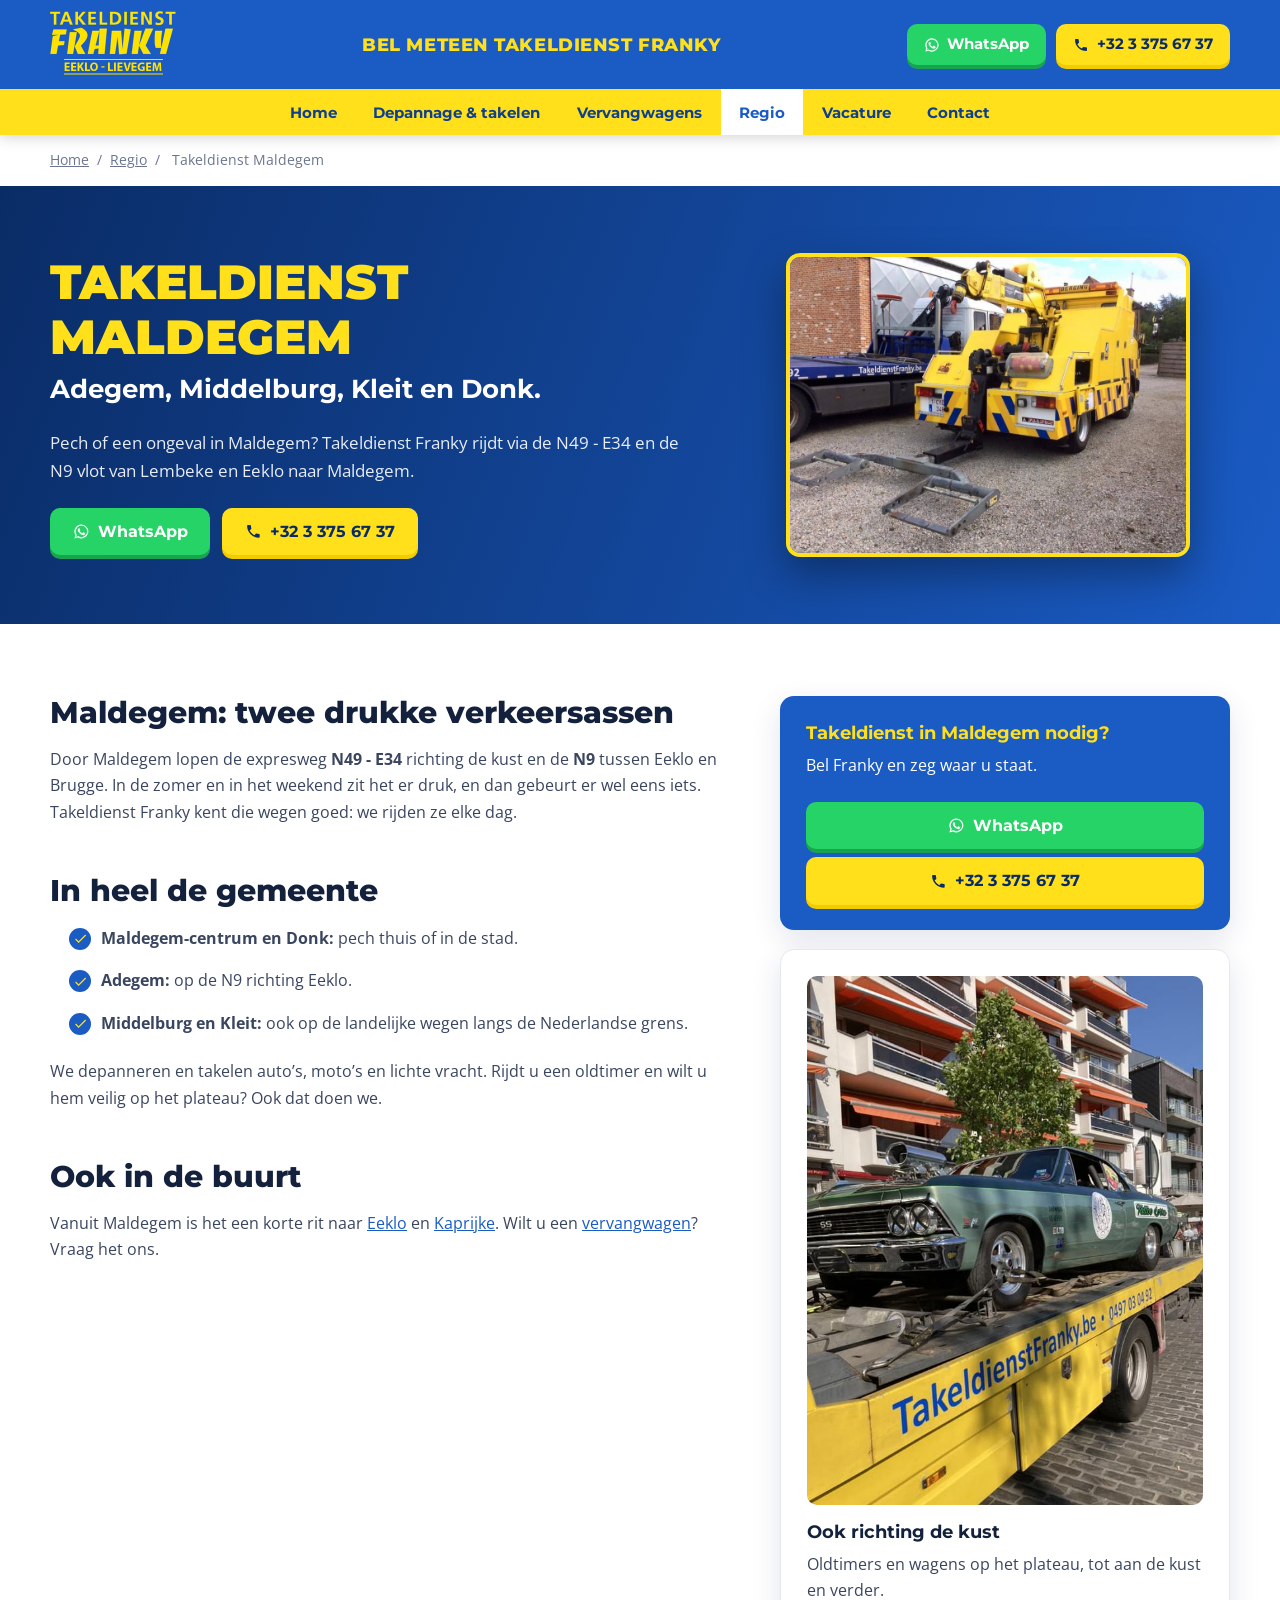
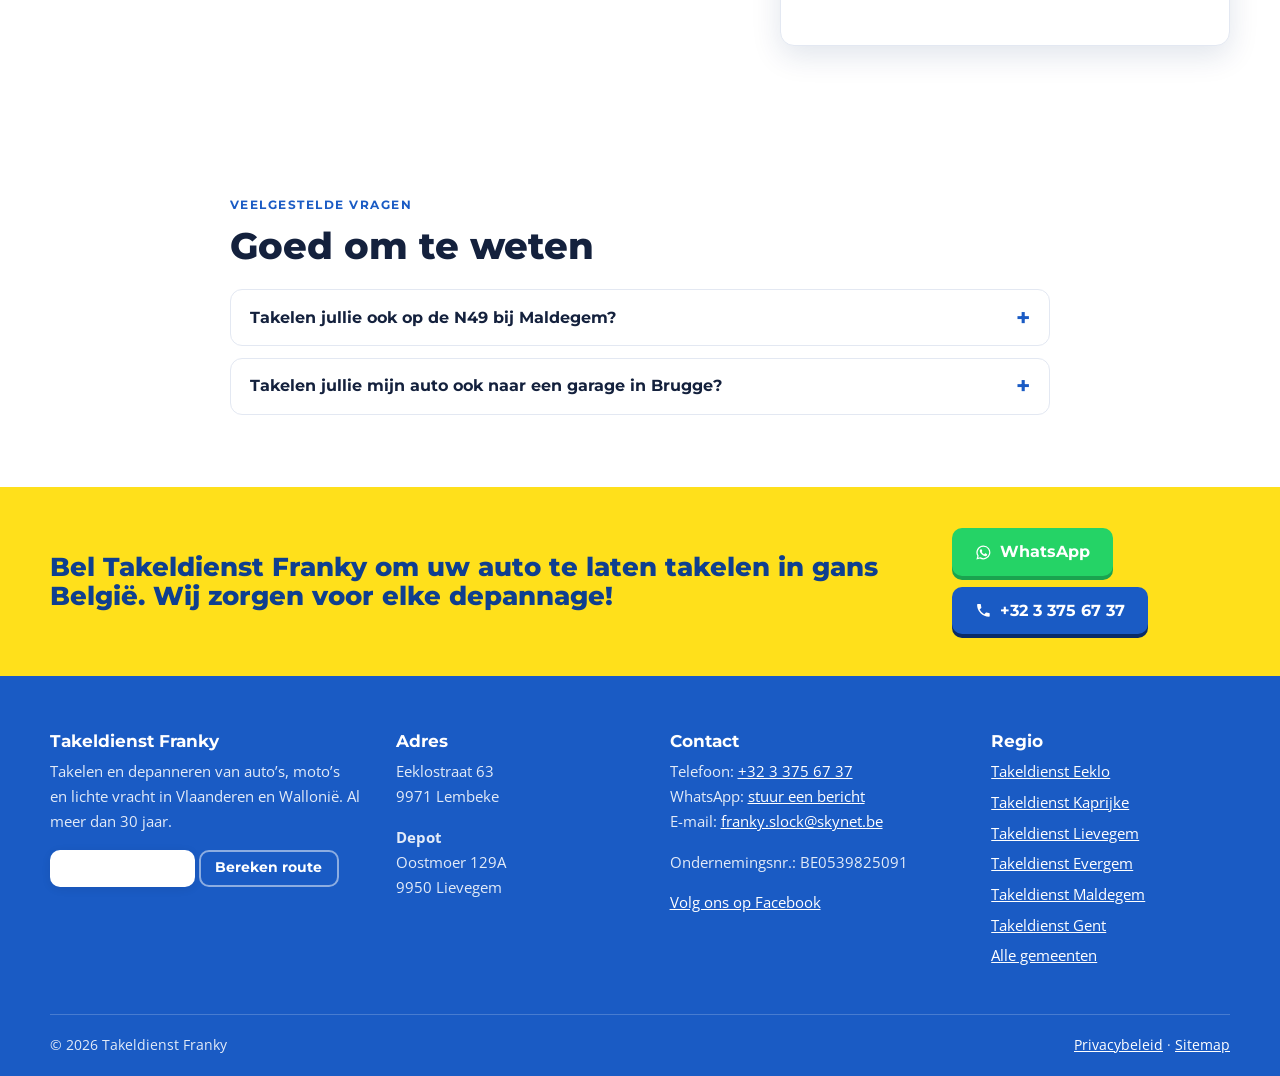
<file: takeldienst-maldegem/index.html>
<!doctype html>
<html lang="nl-BE">
<head>
<meta charset="utf-8">
<meta name="viewport" content="width=device-width, initial-scale=1">
<title>Takeldienst Maldegem | Adegem, Middelburg, Kleit | Franky</title>
<meta name="description" content="Takeldienst in Maldegem, Adegem, Middelburg of Kleit? Takeldienst Franky takelt en depanneert op de N49 en de N9 en in heel de gemeente. Bel +32 3 375 67 37.">
<link rel="canonical" href="https://takeldienstfranky.be/takeldienst-maldegem/">
<meta name="theme-color" content="#1a5bc4">
<meta property="og:type" content="website">
<meta property="og:locale" content="nl_BE">
<meta property="og:site_name" content="Takeldienst Franky">
<meta property="og:title" content="Takeldienst Maldegem | Adegem, Middelburg, Kleit | Franky">
<meta property="og:description" content="Takeldienst in Maldegem, Adegem, Middelburg of Kleit? Takeldienst Franky takelt en depanneert op de N49 en de N9 en in heel de gemeente. Bel +32 3 375 67 37.">
<meta property="og:url" content="https://takeldienstfranky.be/takeldienst-maldegem/">
<meta property="og:image" content="https://takeldienstfranky.be/assets/img/bergingswagen-takelarm.jpg">
<link rel="icon" href="../favicon.svg" type="image/svg+xml">
<link rel="preconnect" href="https://fonts.googleapis.com">
<link rel="preconnect" href="https://fonts.gstatic.com" crossorigin>
<link rel="stylesheet" href="https://fonts.googleapis.com/css2?family=Montserrat:wght@600;700;800;900&family=Open+Sans:wght@400;600;700&display=swap">
<link rel="stylesheet" href="../assets/css/styles.css">
<script type="application/ld+json">{"@context":"https://schema.org","@type":"BreadcrumbList","itemListElement":[{"@type":"ListItem","position":1,"name":"} . jstr(Home) . qq{","item":"https://takeldienstfranky.be/"},{"@type":"ListItem","position":2,"name":"} . jstr(Regio) . qq{","item":"https://takeldienstfranky.be/regio/"},{"@type":"ListItem","position":3,"name":"} . jstr(Takeldienst Maldegem) . qq{","item":"https://takeldienstfranky.be/takeldienst-maldegem/"}]}</script><script type="application/ld+json">{"@context":"https://schema.org","@type":"FAQPage","mainEntity":[{"@type":"Question","name":"} . jstr(Takelen jullie ook op de N49 bij Maldegem?) . qq{","acceptedAnswer":{"@type":"Answer","text":"} . jstr(Ja. Zet bij pech op de expresweg eerst uzelf en uw passagiers in veiligheid achter de vangrail. Bel daarna Takeldienst Franky. Staat u op de rijstrook of is er gevaar, bel dan eerst 112.) . qq{"}},{"@type":"Question","name":"} . jstr(Takelen jullie mijn auto ook naar een garage in Brugge?) . qq{","acceptedAnswer":{"@type":"Answer","text":"} . jstr(Ja. U kiest zelf waar uw auto naartoe gaat, ook buiten de regio.) . qq{"}}]}</script>
</head>
<body>
<header class="site-header">
<div class="container header-top">
<a class="brand" href="../" aria-label="Takeldienst Franky, naar de homepage"><img src="../assets/img/logo-takeldienst-franky.png" alt="Takeldienst Franky Eeklo - Lievegem" width="126" height="67"></a>
<p class="header-claim">Bel meteen Takeldienst Franky</p>
<div class="header-actions"><a class="btn btn-wa" href="https://wa.me/3233756737?text=Hallo%2C%20ik%20heb%20een%20takeldienst%20nodig.%20Mijn%20locatie%3A%20"><svg viewBox="0 0 24 24" aria-hidden="true"><path d="M12 2a10 10 0 0 0-8.6 15.1L2 22l5-1.3A10 10 0 1 0 12 2zm0 18.2a8.2 8.2 0 0 1-4.2-1.2l-.3-.2-3 .8.8-2.9-.2-.3A8.2 8.2 0 1 1 12 20.2zm4.5-6.1c-.2-.1-1.5-.7-1.7-.8-.2-.1-.4-.1-.6.1l-.8 1c-.1.2-.3.2-.5.1a6.7 6.7 0 0 1-3.3-2.9c-.3-.4.2-.4.7-1.4.1-.2 0-.3 0-.4l-.8-1.8c-.2-.5-.4-.4-.6-.4h-.5a1 1 0 0 0-.7.3 3 3 0 0 0-.9 2.2 5.2 5.2 0 0 0 1.1 2.7 11.8 11.8 0 0 0 4.5 4c1.7.7 2.3.8 3.2.6.5-.1 1.5-.6 1.7-1.2.2-.6.2-1.1.2-1.2-.1-.1-.3-.2-.5-.3z"/></svg> WhatsApp</a><a class="btn btn-yellow" href="tel:+3233756737"><svg viewBox="0 0 24 24" aria-hidden="true"><path d="M6.6 10.8a15.1 15.1 0 0 0 6.6 6.6l2.2-2.2c.3-.3.7-.4 1-.2 1.1.4 2.3.6 3.6.6.6 0 1 .4 1 1V20c0 .6-.4 1-1 1A17 17 0 0 1 3 4c0-.6.4-1 1-1h3.5c.6 0 1 .4 1 1 0 1.3.2 2.5.6 3.6.1.3 0 .7-.2 1z"/></svg> +32 3 375 67 37</a></div>
<button class="menu-toggle" type="button" aria-controls="main-nav" aria-expanded="false"><span></span><span class="sr">Menu</span></button>
</div>
<nav class="main-nav" id="main-nav" aria-label="Hoofdmenu"><div class="container"><a href="../">Home</a><a href="../depannages-takeldienst/">Depannage &amp; takelen</a><a href="../verhuur-autos/">Vervangwagens</a><a href="../regio/" aria-current="page">Regio</a><a href="../vacature/">Vacature</a><a href="../contacteer-ons/">Contact</a></div></nav>
</header>
<nav class="crumbs container" aria-label="Kruimelpad"><a href="../">Home</a> <span>/</span> <a href="../regio/">Regio</a> <span>/</span> <span>Takeldienst Maldegem</span></nav>
<main>
<section class="page-head has-media"><div class="container head-grid"><div><h1>Takeldienst Maldegem <span>Adegem, Middelburg, Kleit en Donk.</span></h1><div class="lead"><p>Pech of een ongeval in Maldegem? Takeldienst Franky rijdt via de N49 - E34 en de N9 vlot van Lembeke en Eeklo naar Maldegem.</p></div><div class="actions"><a class="btn btn-wa" href="https://wa.me/3233756737?text=Hallo%2C%20ik%20heb%20een%20takeldienst%20nodig.%20Mijn%20locatie%3A%20"><svg viewBox="0 0 24 24" aria-hidden="true"><path d="M12 2a10 10 0 0 0-8.6 15.1L2 22l5-1.3A10 10 0 1 0 12 2zm0 18.2a8.2 8.2 0 0 1-4.2-1.2l-.3-.2-3 .8.8-2.9-.2-.3A8.2 8.2 0 1 1 12 20.2zm4.5-6.1c-.2-.1-1.5-.7-1.7-.8-.2-.1-.4-.1-.6.1l-.8 1c-.1.2-.3.2-.5.1a6.7 6.7 0 0 1-3.3-2.9c-.3-.4.2-.4.7-1.4.1-.2 0-.3 0-.4l-.8-1.8c-.2-.5-.4-.4-.6-.4h-.5a1 1 0 0 0-.7.3 3 3 0 0 0-.9 2.2 5.2 5.2 0 0 0 1.1 2.7 11.8 11.8 0 0 0 4.5 4c1.7.7 2.3.8 3.2.6.5-.1 1.5-.6 1.7-1.2.2-.6.2-1.1.2-1.2-.1-.1-.3-.2-.5-.3z"/></svg> WhatsApp</a><a class="btn btn-yellow" href="tel:+3233756737"><svg viewBox="0 0 24 24" aria-hidden="true"><path d="M6.6 10.8a15.1 15.1 0 0 0 6.6 6.6l2.2-2.2c.3-.3.7-.4 1-.2 1.1.4 2.3.6 3.6.6.6 0 1 .4 1 1V20c0 .6-.4 1-1 1A17 17 0 0 1 3 4c0-.6.4-1 1-1h3.5c.6 0 1 .4 1 1 0 1.3.2 2.5.6 3.6.1.3 0 .7-.2 1z"/></svg> +32 3 375 67 37</a></div></div><figure class="head-media"><img src="../assets/img/bergingswagen-takelarm.jpg" alt="Gele bergingswagen van Takeldienst Franky met de takelarm uitgeklapt" width="960" height="716" loading="eager" fetchpriority="high"></figure></div></section>
<section class="section"><div class="container two-col">
<div class="prose">
<h2>Maldegem: twee drukke verkeersassen</h2>
<p>Door Maldegem lopen de expresweg <strong>N49 - E34</strong> richting de kust en de <strong>N9</strong> tussen Eeklo en Brugge. In de zomer en in het weekend zit het er druk, en dan gebeurt er wel eens iets. Takeldienst Franky kent die wegen goed: we rijden ze elke dag.</p>
<h2>In heel de gemeente</h2>
<ul class="checks">
<li><strong>Maldegem-centrum en Donk:</strong> pech thuis of in de stad.</li>
<li><strong>Adegem:</strong> op de N9 richting Eeklo.</li>
<li><strong>Middelburg en Kleit:</strong> ook op de landelijke wegen langs de Nederlandse grens.</li>
</ul>
<p>We depanneren en takelen auto&rsquo;s, moto&rsquo;s en lichte vracht. Rijdt u een oldtimer en wilt u hem veilig op het plateau? Ook dat doen we.</p>
<h2>Ook in de buurt</h2>
<p>Vanuit Maldegem is het een korte rit naar <a href="../takeldienst-eeklo/">Eeklo</a> en <a href="../takeldienst-kaprijke/">Kaprijke</a>. Wilt u een <a href="../verhuur-autos/">vervangwagen</a>? Vraag het ons.</p>
</div>
<aside class="side"><div class="info-card blue"><h3>Takeldienst in Maldegem nodig?</h3><p>Bel Franky en zeg waar u staat.</p><a class="btn btn-wa" href="https://wa.me/3233756737?text=Hallo%2C%20ik%20heb%20een%20takeldienst%20nodig.%20Mijn%20locatie%3A%20"><svg viewBox="0 0 24 24" aria-hidden="true"><path d="M12 2a10 10 0 0 0-8.6 15.1L2 22l5-1.3A10 10 0 1 0 12 2zm0 18.2a8.2 8.2 0 0 1-4.2-1.2l-.3-.2-3 .8.8-2.9-.2-.3A8.2 8.2 0 1 1 12 20.2zm4.5-6.1c-.2-.1-1.5-.7-1.7-.8-.2-.1-.4-.1-.6.1l-.8 1c-.1.2-.3.2-.5.1a6.7 6.7 0 0 1-3.3-2.9c-.3-.4.2-.4.7-1.4.1-.2 0-.3 0-.4l-.8-1.8c-.2-.5-.4-.4-.6-.4h-.5a1 1 0 0 0-.7.3 3 3 0 0 0-.9 2.2 5.2 5.2 0 0 0 1.1 2.7 11.8 11.8 0 0 0 4.5 4c1.7.7 2.3.8 3.2.6.5-.1 1.5-.6 1.7-1.2.2-.6.2-1.1.2-1.2-.1-.1-.3-.2-.5-.3z"/></svg> WhatsApp</a><a class="btn btn-yellow" href="tel:+3233756737"><svg viewBox="0 0 24 24" aria-hidden="true"><path d="M6.6 10.8a15.1 15.1 0 0 0 6.6 6.6l2.2-2.2c.3-.3.7-.4 1-.2 1.1.4 2.3.6 3.6.6.6 0 1 .4 1 1V20c0 .6-.4 1-1 1A17 17 0 0 1 3 4c0-.6.4-1 1-1h3.5c.6 0 1 .4 1 1 0 1.3.2 2.5.6 3.6.1.3 0 .7-.2 1z"/></svg> +32 3 375 67 37</a></div><div class="info-card"><img src="../assets/img/oldtimer-transport-kust.jpg" alt="Groene oldtimer op het plateau van Takeldienst Franky aan de kust" width="600" height="800" loading="lazy"><h3>Ook richting de kust</h3><p>Oldtimers en wagens op het plateau, tot aan de kust en verder.</p></div></aside>
</div></section>
<section class="section"><div class="container narrow"><span class="eyebrow">Veelgestelde vragen</span><h2>Goed om te weten</h2><div class="faq"><details><summary>Takelen jullie ook op de N49 bij Maldegem?</summary><div class="faq-a"><p>Ja. Zet bij pech op de expresweg eerst uzelf en uw passagiers in veiligheid achter de vangrail. Bel daarna Takeldienst Franky. Staat u op de rijstrook of is er gevaar, bel dan eerst 112.</p></div></details><details><summary>Takelen jullie mijn auto ook naar een garage in Brugge?</summary><div class="faq-a"><p>Ja. U kiest zelf waar uw auto naartoe gaat, ook buiten de regio.</p></div></details></div></div></section><section class="cta-band"><div class="container cta-inner"><h2>Bel Takeldienst Franky om uw auto te laten takelen in gans Belgi&euml;. Wij zorgen voor elke depannage!</h2><div class="cta-actions"><a class="btn btn-wa" href="https://wa.me/3233756737?text=Hallo%2C%20ik%20heb%20een%20takeldienst%20nodig.%20Mijn%20locatie%3A%20"><svg viewBox="0 0 24 24" aria-hidden="true"><path d="M12 2a10 10 0 0 0-8.6 15.1L2 22l5-1.3A10 10 0 1 0 12 2zm0 18.2a8.2 8.2 0 0 1-4.2-1.2l-.3-.2-3 .8.8-2.9-.2-.3A8.2 8.2 0 1 1 12 20.2zm4.5-6.1c-.2-.1-1.5-.7-1.7-.8-.2-.1-.4-.1-.6.1l-.8 1c-.1.2-.3.2-.5.1a6.7 6.7 0 0 1-3.3-2.9c-.3-.4.2-.4.7-1.4.1-.2 0-.3 0-.4l-.8-1.8c-.2-.5-.4-.4-.6-.4h-.5a1 1 0 0 0-.7.3 3 3 0 0 0-.9 2.2 5.2 5.2 0 0 0 1.1 2.7 11.8 11.8 0 0 0 4.5 4c1.7.7 2.3.8 3.2.6.5-.1 1.5-.6 1.7-1.2.2-.6.2-1.1.2-1.2-.1-.1-.3-.2-.5-.3z"/></svg> WhatsApp</a><a class="btn btn-yellow" href="tel:+3233756737"><svg viewBox="0 0 24 24" aria-hidden="true"><path d="M6.6 10.8a15.1 15.1 0 0 0 6.6 6.6l2.2-2.2c.3-.3.7-.4 1-.2 1.1.4 2.3.6 3.6.6.6 0 1 .4 1 1V20c0 .6-.4 1-1 1A17 17 0 0 1 3 4c0-.6.4-1 1-1h3.5c.6 0 1 .4 1 1 0 1.3.2 2.5.6 3.6.1.3 0 .7-.2 1z"/></svg> +32 3 375 67 37</a></div></div></section>
</main>
<footer class="site-footer"><div class="container footer-grid">
<div><h3>Takeldienst Franky</h3><p>Takelen en depanneren van auto&rsquo;s, moto&rsquo;s en lichte vracht in Vlaanderen en Walloni&euml;. Al meer dan 30 jaar.</p><p><a class="btn btn-white btn-small" href="../contacteer-ons/">Contacteer ons</a> <a class="btn btn-ghost btn-small" href="https://www.google.com/maps/search/?api=1&query=Eeklostraat+63+9971+Lembeke" rel="noopener">Bereken route</a></p></div>
<div><h3>Adres</h3><p>Eeklostraat 63<br>9971 Lembeke</p><p><b>Depot</b><br>Oostmoer 129A<br>9950 Lievegem</p></div>
<div><h3>Contact</h3><p>Telefoon: <a href="tel:+3233756737">+32 3 375 67 37</a><br>WhatsApp: <a href="https://wa.me/3233756737?text=Hallo%2C%20ik%20heb%20een%20takeldienst%20nodig.%20Mijn%20locatie%3A%20">stuur een bericht</a><br>E-mail: <a href="mailto:franky.slock@skynet.be">franky.slock@skynet.be</a></p><p>Ondernemingsnr.: BE0539825091</p><p><a href="https://www.facebook.com/takeldienstfranky.be/" rel="noopener">Volg ons op Facebook</a></p></div>
<div><h3>Regio</h3><a href="../takeldienst-eeklo/">Takeldienst Eeklo</a><a href="../takeldienst-kaprijke/">Takeldienst Kaprijke</a><a href="../takeldienst-lievegem/">Takeldienst Lievegem</a><a href="../takeldienst-evergem/">Takeldienst Evergem</a><a href="../takeldienst-maldegem/">Takeldienst Maldegem</a><a href="../takeldienst-gent/">Takeldienst Gent</a><a href="../regio/">Alle gemeenten</a></div>
</div><div class="container footer-bottom"><span>&copy; 2026 Takeldienst Franky</span><span><a href="../privacy-policy/">Privacybeleid</a> &middot; <a href="../sitemap.xml">Sitemap</a></span></div></footer>
<div class="mobile-bar"><a class="wa" href="https://wa.me/3233756737?text=Hallo%2C%20ik%20heb%20een%20takeldienst%20nodig.%20Mijn%20locatie%3A%20">Stuur een<b>WhatsApp</b></a><a href="tel:+3233756737">Bel nu<b>+32 3 375 67 37</b></a></div>
<script src="../assets/js/main.js" defer></script>
</body>
</html>
</file>
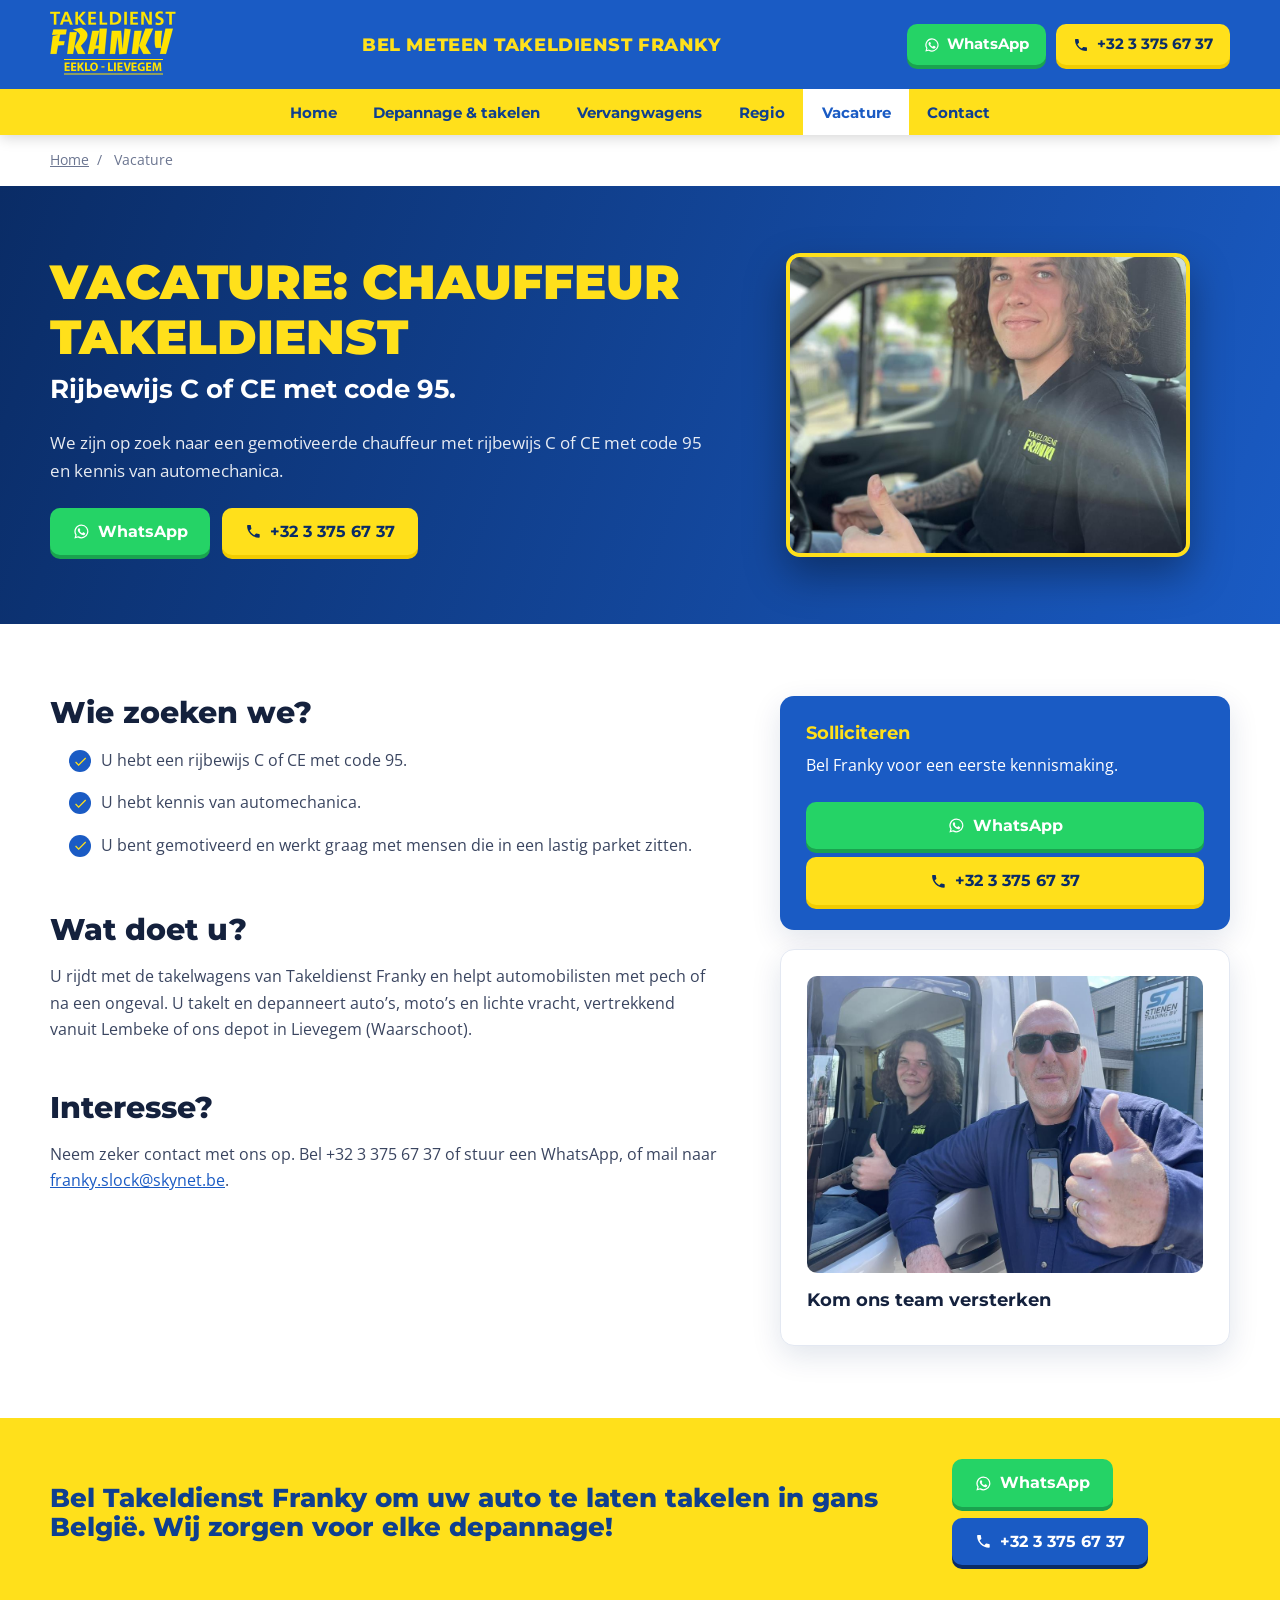
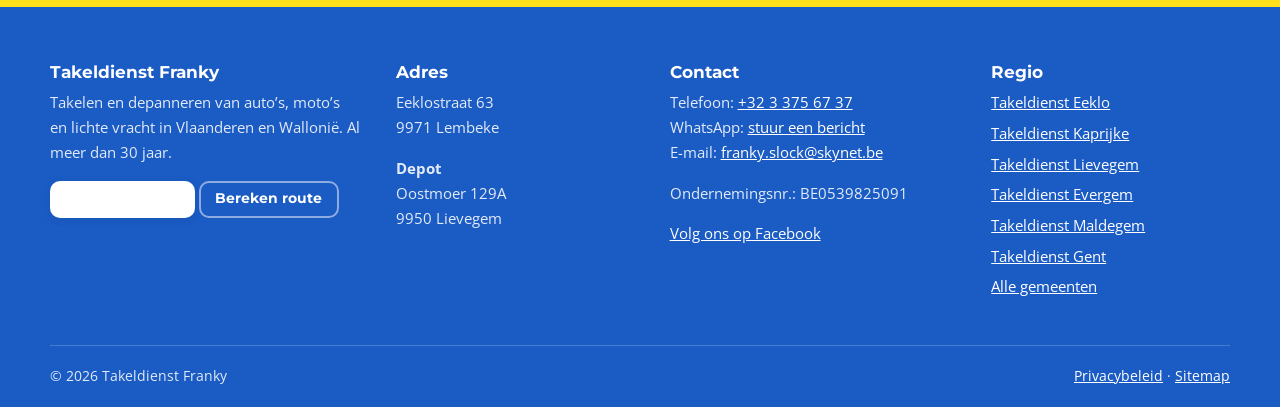
<file: vacature/index.html>
<!doctype html>
<html lang="nl-BE">
<head>
<meta charset="utf-8">
<meta name="viewport" content="width=device-width, initial-scale=1">
<title>Vacature chauffeur C/CE code 95 | Takeldienst Franky</title>
<meta name="description" content="Takeldienst Franky zoekt een gemotiveerde chauffeur met rijbewijs C of CE, code 95 en kennis van automechanica. Bel +32 3 375 67 37.">
<link rel="canonical" href="https://takeldienstfranky.be/vacature/">
<meta name="theme-color" content="#1a5bc4">
<meta property="og:type" content="website">
<meta property="og:locale" content="nl_BE">
<meta property="og:site_name" content="Takeldienst Franky">
<meta property="og:title" content="Vacature chauffeur C/CE code 95 | Takeldienst Franky">
<meta property="og:description" content="Takeldienst Franky zoekt een gemotiveerde chauffeur met rijbewijs C of CE, code 95 en kennis van automechanica. Bel +32 3 375 67 37.">
<meta property="og:url" content="https://takeldienstfranky.be/vacature/">
<meta property="og:image" content="https://takeldienstfranky.be/assets/img/chauffeur-takeldienst-franky.jpg">
<link rel="icon" href="../favicon.svg" type="image/svg+xml">
<link rel="preconnect" href="https://fonts.googleapis.com">
<link rel="preconnect" href="https://fonts.gstatic.com" crossorigin>
<link rel="stylesheet" href="https://fonts.googleapis.com/css2?family=Montserrat:wght@600;700;800;900&family=Open+Sans:wght@400;600;700&display=swap">
<link rel="stylesheet" href="../assets/css/styles.css">
<script type="application/ld+json">{"@context":"https://schema.org","@type":"BreadcrumbList","itemListElement":[{"@type":"ListItem","position":1,"name":"} . jstr(Home) . qq{","item":"https://takeldienstfranky.be/"},{"@type":"ListItem","position":2,"name":"} . jstr(Vacature) . qq{","item":"https://takeldienstfranky.be/vacature/"}]}</script>
</head>
<body>
<header class="site-header">
<div class="container header-top">
<a class="brand" href="../" aria-label="Takeldienst Franky, naar de homepage"><img src="../assets/img/logo-takeldienst-franky.png" alt="Takeldienst Franky Eeklo - Lievegem" width="126" height="67"></a>
<p class="header-claim">Bel meteen Takeldienst Franky</p>
<div class="header-actions"><a class="btn btn-wa" href="https://wa.me/3233756737?text=Hallo%2C%20ik%20heb%20een%20takeldienst%20nodig.%20Mijn%20locatie%3A%20"><svg viewBox="0 0 24 24" aria-hidden="true"><path d="M12 2a10 10 0 0 0-8.6 15.1L2 22l5-1.3A10 10 0 1 0 12 2zm0 18.2a8.2 8.2 0 0 1-4.2-1.2l-.3-.2-3 .8.8-2.9-.2-.3A8.2 8.2 0 1 1 12 20.2zm4.5-6.1c-.2-.1-1.5-.7-1.7-.8-.2-.1-.4-.1-.6.1l-.8 1c-.1.2-.3.2-.5.1a6.7 6.7 0 0 1-3.3-2.9c-.3-.4.2-.4.7-1.4.1-.2 0-.3 0-.4l-.8-1.8c-.2-.5-.4-.4-.6-.4h-.5a1 1 0 0 0-.7.3 3 3 0 0 0-.9 2.2 5.2 5.2 0 0 0 1.1 2.7 11.8 11.8 0 0 0 4.5 4c1.7.7 2.3.8 3.2.6.5-.1 1.5-.6 1.7-1.2.2-.6.2-1.1.2-1.2-.1-.1-.3-.2-.5-.3z"/></svg> WhatsApp</a><a class="btn btn-yellow" href="tel:+3233756737"><svg viewBox="0 0 24 24" aria-hidden="true"><path d="M6.6 10.8a15.1 15.1 0 0 0 6.6 6.6l2.2-2.2c.3-.3.7-.4 1-.2 1.1.4 2.3.6 3.6.6.6 0 1 .4 1 1V20c0 .6-.4 1-1 1A17 17 0 0 1 3 4c0-.6.4-1 1-1h3.5c.6 0 1 .4 1 1 0 1.3.2 2.5.6 3.6.1.3 0 .7-.2 1z"/></svg> +32 3 375 67 37</a></div>
<button class="menu-toggle" type="button" aria-controls="main-nav" aria-expanded="false"><span></span><span class="sr">Menu</span></button>
</div>
<nav class="main-nav" id="main-nav" aria-label="Hoofdmenu"><div class="container"><a href="../">Home</a><a href="../depannages-takeldienst/">Depannage &amp; takelen</a><a href="../verhuur-autos/">Vervangwagens</a><a href="../regio/">Regio</a><a href="../vacature/" aria-current="page">Vacature</a><a href="../contacteer-ons/">Contact</a></div></nav>
</header>
<nav class="crumbs container" aria-label="Kruimelpad"><a href="../">Home</a> <span>/</span> <span>Vacature</span></nav>
<main>
<section class="page-head has-media"><div class="container head-grid"><div><h1>Vacature: chauffeur takeldienst <span>Rijbewijs C of CE met code 95.</span></h1><div class="lead"><p>We zijn op zoek naar een gemotiveerde chauffeur met rijbewijs C of CE met code 95 en kennis van automechanica.</p></div><div class="actions"><a class="btn btn-wa" href="https://wa.me/3233756737?text=Hallo%2C%20ik%20heb%20een%20takeldienst%20nodig.%20Mijn%20locatie%3A%20"><svg viewBox="0 0 24 24" aria-hidden="true"><path d="M12 2a10 10 0 0 0-8.6 15.1L2 22l5-1.3A10 10 0 1 0 12 2zm0 18.2a8.2 8.2 0 0 1-4.2-1.2l-.3-.2-3 .8.8-2.9-.2-.3A8.2 8.2 0 1 1 12 20.2zm4.5-6.1c-.2-.1-1.5-.7-1.7-.8-.2-.1-.4-.1-.6.1l-.8 1c-.1.2-.3.2-.5.1a6.7 6.7 0 0 1-3.3-2.9c-.3-.4.2-.4.7-1.4.1-.2 0-.3 0-.4l-.8-1.8c-.2-.5-.4-.4-.6-.4h-.5a1 1 0 0 0-.7.3 3 3 0 0 0-.9 2.2 5.2 5.2 0 0 0 1.1 2.7 11.8 11.8 0 0 0 4.5 4c1.7.7 2.3.8 3.2.6.5-.1 1.5-.6 1.7-1.2.2-.6.2-1.1.2-1.2-.1-.1-.3-.2-.5-.3z"/></svg> WhatsApp</a><a class="btn btn-yellow" href="tel:+3233756737"><svg viewBox="0 0 24 24" aria-hidden="true"><path d="M6.6 10.8a15.1 15.1 0 0 0 6.6 6.6l2.2-2.2c.3-.3.7-.4 1-.2 1.1.4 2.3.6 3.6.6.6 0 1 .4 1 1V20c0 .6-.4 1-1 1A17 17 0 0 1 3 4c0-.6.4-1 1-1h3.5c.6 0 1 .4 1 1 0 1.3.2 2.5.6 3.6.1.3 0 .7-.2 1z"/></svg> +32 3 375 67 37</a></div></div><figure class="head-media"><img src="../assets/img/chauffeur-takeldienst-franky.jpg" alt="Chauffeur van Takeldienst Franky achter het stuur van een takelwagen" width="960" height="716" loading="eager" fetchpriority="high"></figure></div></section>
<section class="section"><div class="container two-col">
<div class="prose">
<h2>Wie zoeken we?</h2>
<ul class="checks">
<li>U hebt een rijbewijs C of CE met code 95.</li>
<li>U hebt kennis van automechanica.</li>
<li>U bent gemotiveerd en werkt graag met mensen die in een lastig parket zitten.</li>
</ul>
<h2>Wat doet u?</h2>
<p>U rijdt met de takelwagens van Takeldienst Franky en helpt automobilisten met pech of na een ongeval. U takelt en depanneert auto&rsquo;s, moto&rsquo;s en lichte vracht, vertrekkend vanuit Lembeke of ons depot in Lievegem (Waarschoot).</p>
<h2>Interesse?</h2>
<p>Neem zeker contact met ons op. Bel +32 3 375 67 37 of stuur een WhatsApp, of mail naar <a href="mailto:franky.slock@skynet.be">franky.slock@skynet.be</a>.</p>
</div>
<aside class="side">
<div class="info-card blue"><h3>Solliciteren</h3><p>Bel Franky voor een eerste kennismaking.</p><a class="btn btn-wa" href="https://wa.me/3233756737?text=Hallo%2C%20ik%20heb%20een%20takeldienst%20nodig.%20Mijn%20locatie%3A%20"><svg viewBox="0 0 24 24" aria-hidden="true"><path d="M12 2a10 10 0 0 0-8.6 15.1L2 22l5-1.3A10 10 0 1 0 12 2zm0 18.2a8.2 8.2 0 0 1-4.2-1.2l-.3-.2-3 .8.8-2.9-.2-.3A8.2 8.2 0 1 1 12 20.2zm4.5-6.1c-.2-.1-1.5-.7-1.7-.8-.2-.1-.4-.1-.6.1l-.8 1c-.1.2-.3.2-.5.1a6.7 6.7 0 0 1-3.3-2.9c-.3-.4.2-.4.7-1.4.1-.2 0-.3 0-.4l-.8-1.8c-.2-.5-.4-.4-.6-.4h-.5a1 1 0 0 0-.7.3 3 3 0 0 0-.9 2.2 5.2 5.2 0 0 0 1.1 2.7 11.8 11.8 0 0 0 4.5 4c1.7.7 2.3.8 3.2.6.5-.1 1.5-.6 1.7-1.2.2-.6.2-1.1.2-1.2-.1-.1-.3-.2-.5-.3z"/></svg> WhatsApp</a><a class="btn btn-yellow" href="tel:+3233756737"><svg viewBox="0 0 24 24" aria-hidden="true"><path d="M6.6 10.8a15.1 15.1 0 0 0 6.6 6.6l2.2-2.2c.3-.3.7-.4 1-.2 1.1.4 2.3.6 3.6.6.6 0 1 .4 1 1V20c0 .6-.4 1-1 1A17 17 0 0 1 3 4c0-.6.4-1 1-1h3.5c.6 0 1 .4 1 1 0 1.3.2 2.5.6 3.6.1.3 0 .7-.2 1z"/></svg> +32 3 375 67 37</a></div>
<div class="info-card"><img src="../assets/img/team-takeldienst-franky.jpg" alt="Team van Takeldienst Franky steekt de duim op bij de takelwagen" width="1000" height="749" loading="lazy"><h3>Kom ons team versterken</h3></div>
</aside>
</div></section>
<section class="cta-band"><div class="container cta-inner"><h2>Bel Takeldienst Franky om uw auto te laten takelen in gans Belgi&euml;. Wij zorgen voor elke depannage!</h2><div class="cta-actions"><a class="btn btn-wa" href="https://wa.me/3233756737?text=Hallo%2C%20ik%20heb%20een%20takeldienst%20nodig.%20Mijn%20locatie%3A%20"><svg viewBox="0 0 24 24" aria-hidden="true"><path d="M12 2a10 10 0 0 0-8.6 15.1L2 22l5-1.3A10 10 0 1 0 12 2zm0 18.2a8.2 8.2 0 0 1-4.2-1.2l-.3-.2-3 .8.8-2.9-.2-.3A8.2 8.2 0 1 1 12 20.2zm4.5-6.1c-.2-.1-1.5-.7-1.7-.8-.2-.1-.4-.1-.6.1l-.8 1c-.1.2-.3.2-.5.1a6.7 6.7 0 0 1-3.3-2.9c-.3-.4.2-.4.7-1.4.1-.2 0-.3 0-.4l-.8-1.8c-.2-.5-.4-.4-.6-.4h-.5a1 1 0 0 0-.7.3 3 3 0 0 0-.9 2.2 5.2 5.2 0 0 0 1.1 2.7 11.8 11.8 0 0 0 4.5 4c1.7.7 2.3.8 3.2.6.5-.1 1.5-.6 1.7-1.2.2-.6.2-1.1.2-1.2-.1-.1-.3-.2-.5-.3z"/></svg> WhatsApp</a><a class="btn btn-yellow" href="tel:+3233756737"><svg viewBox="0 0 24 24" aria-hidden="true"><path d="M6.6 10.8a15.1 15.1 0 0 0 6.6 6.6l2.2-2.2c.3-.3.7-.4 1-.2 1.1.4 2.3.6 3.6.6.6 0 1 .4 1 1V20c0 .6-.4 1-1 1A17 17 0 0 1 3 4c0-.6.4-1 1-1h3.5c.6 0 1 .4 1 1 0 1.3.2 2.5.6 3.6.1.3 0 .7-.2 1z"/></svg> +32 3 375 67 37</a></div></div></section>
</main>
<footer class="site-footer"><div class="container footer-grid">
<div><h3>Takeldienst Franky</h3><p>Takelen en depanneren van auto&rsquo;s, moto&rsquo;s en lichte vracht in Vlaanderen en Walloni&euml;. Al meer dan 30 jaar.</p><p><a class="btn btn-white btn-small" href="../contacteer-ons/">Contacteer ons</a> <a class="btn btn-ghost btn-small" href="https://www.google.com/maps/search/?api=1&query=Eeklostraat+63+9971+Lembeke" rel="noopener">Bereken route</a></p></div>
<div><h3>Adres</h3><p>Eeklostraat 63<br>9971 Lembeke</p><p><b>Depot</b><br>Oostmoer 129A<br>9950 Lievegem</p></div>
<div><h3>Contact</h3><p>Telefoon: <a href="tel:+3233756737">+32 3 375 67 37</a><br>WhatsApp: <a href="https://wa.me/3233756737?text=Hallo%2C%20ik%20heb%20een%20takeldienst%20nodig.%20Mijn%20locatie%3A%20">stuur een bericht</a><br>E-mail: <a href="mailto:franky.slock@skynet.be">franky.slock@skynet.be</a></p><p>Ondernemingsnr.: BE0539825091</p><p><a href="https://www.facebook.com/takeldienstfranky.be/" rel="noopener">Volg ons op Facebook</a></p></div>
<div><h3>Regio</h3><a href="../takeldienst-eeklo/">Takeldienst Eeklo</a><a href="../takeldienst-kaprijke/">Takeldienst Kaprijke</a><a href="../takeldienst-lievegem/">Takeldienst Lievegem</a><a href="../takeldienst-evergem/">Takeldienst Evergem</a><a href="../takeldienst-maldegem/">Takeldienst Maldegem</a><a href="../takeldienst-gent/">Takeldienst Gent</a><a href="../regio/">Alle gemeenten</a></div>
</div><div class="container footer-bottom"><span>&copy; 2026 Takeldienst Franky</span><span><a href="../privacy-policy/">Privacybeleid</a> &middot; <a href="../sitemap.xml">Sitemap</a></span></div></footer>
<div class="mobile-bar"><a class="wa" href="https://wa.me/3233756737?text=Hallo%2C%20ik%20heb%20een%20takeldienst%20nodig.%20Mijn%20locatie%3A%20">Stuur een<b>WhatsApp</b></a><a href="tel:+3233756737">Bel nu<b>+32 3 375 67 37</b></a></div>
<script src="../assets/js/main.js" defer></script>
</body>
</html>
</file>
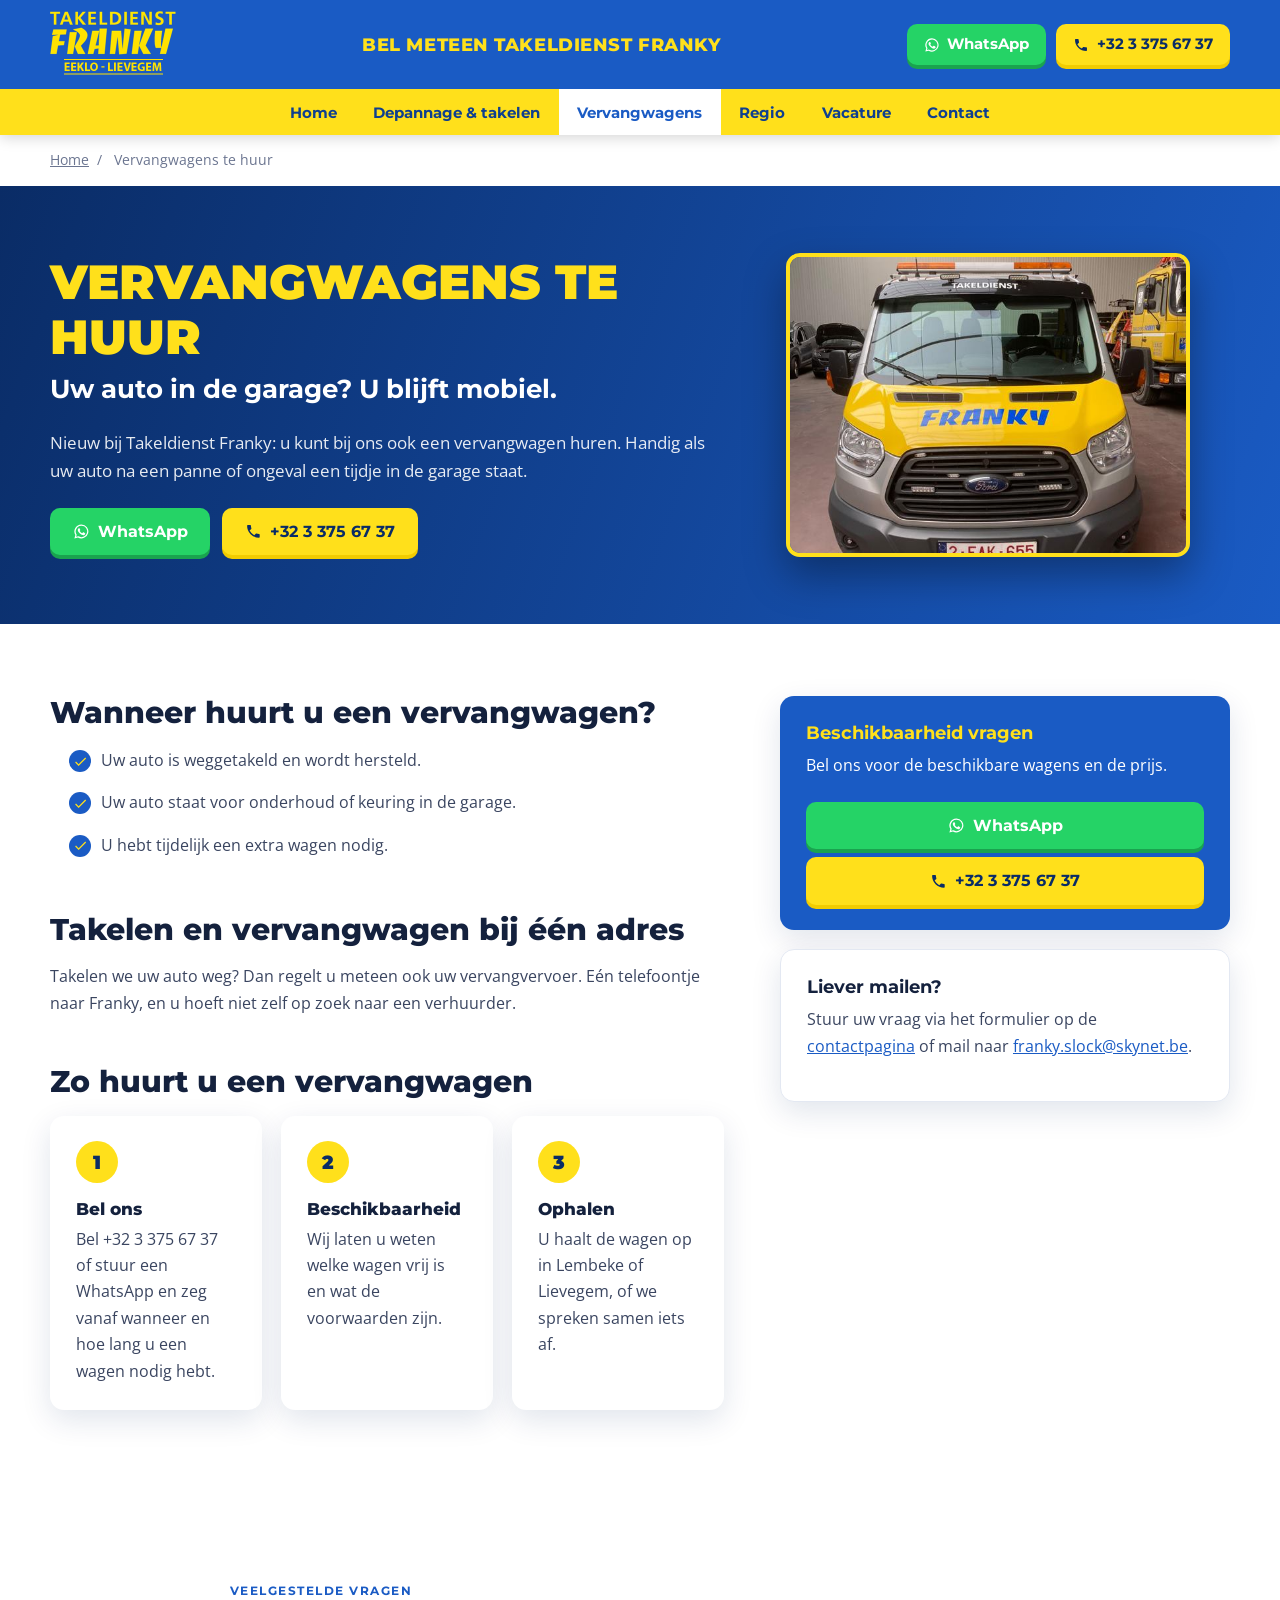
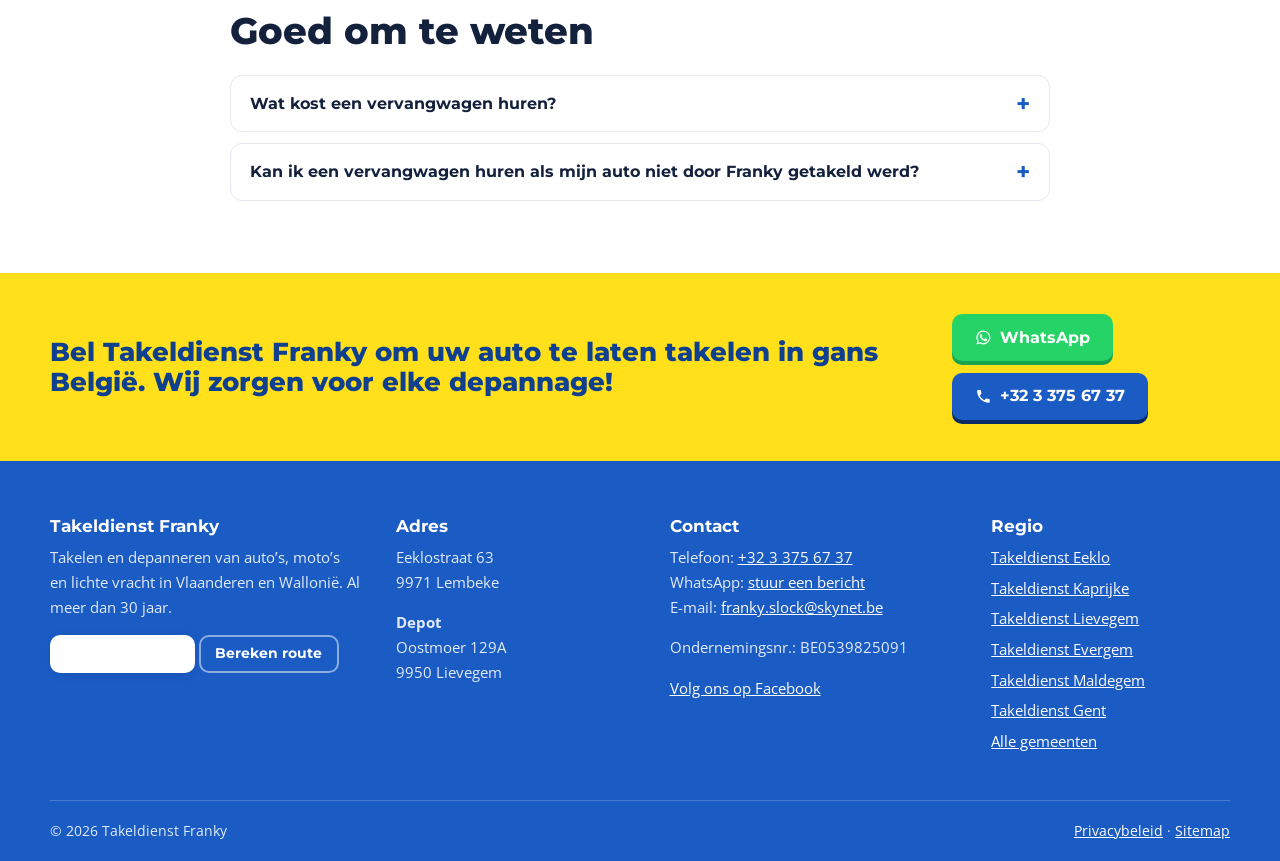
<file: verhuur-autos/index.html>
<!doctype html>
<html lang="nl-BE">
<head>
<meta charset="utf-8">
<meta name="viewport" content="width=device-width, initial-scale=1">
<title>Vervangwagen huren | Verhuur auto's Eeklo &amp; Lievegem | Franky</title>
<meta name="description" content="Uw auto in de garage of weggetakeld? Huur een vervangwagen bij Takeldienst Franky in Lembeke en Lievegem. Bel +32 3 375 67 37.">
<link rel="canonical" href="https://takeldienstfranky.be/verhuur-autos/">
<meta name="theme-color" content="#1a5bc4">
<meta property="og:type" content="website">
<meta property="og:locale" content="nl_BE">
<meta property="og:site_name" content="Takeldienst Franky">
<meta property="og:title" content="Vervangwagen huren | Verhuur auto's Eeklo &amp; Lievegem | Franky">
<meta property="og:description" content="Uw auto in de garage of weggetakeld? Huur een vervangwagen bij Takeldienst Franky in Lembeke en Lievegem. Bel +32 3 375 67 37.">
<meta property="og:url" content="https://takeldienstfranky.be/verhuur-autos/">
<meta property="og:image" content="https://takeldienstfranky.be/assets/img/plateauwagen-franky.jpg">
<link rel="icon" href="../favicon.svg" type="image/svg+xml">
<link rel="preconnect" href="https://fonts.googleapis.com">
<link rel="preconnect" href="https://fonts.gstatic.com" crossorigin>
<link rel="stylesheet" href="https://fonts.googleapis.com/css2?family=Montserrat:wght@600;700;800;900&family=Open+Sans:wght@400;600;700&display=swap">
<link rel="stylesheet" href="../assets/css/styles.css">
<script type="application/ld+json">{"@context":"https://schema.org","@type":"BreadcrumbList","itemListElement":[{"@type":"ListItem","position":1,"name":"} . jstr(Home) . qq{","item":"https://takeldienstfranky.be/"},{"@type":"ListItem","position":2,"name":"} . jstr(Vervangwagens te huur) . qq{","item":"https://takeldienstfranky.be/verhuur-autos/"}]}</script><script type="application/ld+json">{"@context":"https://schema.org","@type":"FAQPage","mainEntity":[{"@type":"Question","name":"} . jstr(Wat kost een vervangwagen huren?) . qq{","acceptedAnswer":{"@type":"Answer","text":"} . jstr(De prijs hangt af van de wagen en de huurperiode. Bel ons, dan krijgt u meteen de prijs en de voorwaarden.) . qq{"}},{"@type":"Question","name":"} . jstr(Kan ik een vervangwagen huren als mijn auto niet door Franky getakeld werd?) . qq{","acceptedAnswer":{"@type":"Answer","text":"} . jstr(Ja, de vervangwagens zijn er voor iedereen die tijdelijk een wagen nodig heeft. Bel ons voor de beschikbaarheid.) . qq{"}}]}</script>
</head>
<body>
<header class="site-header">
<div class="container header-top">
<a class="brand" href="../" aria-label="Takeldienst Franky, naar de homepage"><img src="../assets/img/logo-takeldienst-franky.png" alt="Takeldienst Franky Eeklo - Lievegem" width="126" height="67"></a>
<p class="header-claim">Bel meteen Takeldienst Franky</p>
<div class="header-actions"><a class="btn btn-wa" href="https://wa.me/3233756737?text=Hallo%2C%20ik%20heb%20een%20takeldienst%20nodig.%20Mijn%20locatie%3A%20"><svg viewBox="0 0 24 24" aria-hidden="true"><path d="M12 2a10 10 0 0 0-8.6 15.1L2 22l5-1.3A10 10 0 1 0 12 2zm0 18.2a8.2 8.2 0 0 1-4.2-1.2l-.3-.2-3 .8.8-2.9-.2-.3A8.2 8.2 0 1 1 12 20.2zm4.5-6.1c-.2-.1-1.5-.7-1.7-.8-.2-.1-.4-.1-.6.1l-.8 1c-.1.2-.3.2-.5.1a6.7 6.7 0 0 1-3.3-2.9c-.3-.4.2-.4.7-1.4.1-.2 0-.3 0-.4l-.8-1.8c-.2-.5-.4-.4-.6-.4h-.5a1 1 0 0 0-.7.3 3 3 0 0 0-.9 2.2 5.2 5.2 0 0 0 1.1 2.7 11.8 11.8 0 0 0 4.5 4c1.7.7 2.3.8 3.2.6.5-.1 1.5-.6 1.7-1.2.2-.6.2-1.1.2-1.2-.1-.1-.3-.2-.5-.3z"/></svg> WhatsApp</a><a class="btn btn-yellow" href="tel:+3233756737"><svg viewBox="0 0 24 24" aria-hidden="true"><path d="M6.6 10.8a15.1 15.1 0 0 0 6.6 6.6l2.2-2.2c.3-.3.7-.4 1-.2 1.1.4 2.3.6 3.6.6.6 0 1 .4 1 1V20c0 .6-.4 1-1 1A17 17 0 0 1 3 4c0-.6.4-1 1-1h3.5c.6 0 1 .4 1 1 0 1.3.2 2.5.6 3.6.1.3 0 .7-.2 1z"/></svg> +32 3 375 67 37</a></div>
<button class="menu-toggle" type="button" aria-controls="main-nav" aria-expanded="false"><span></span><span class="sr">Menu</span></button>
</div>
<nav class="main-nav" id="main-nav" aria-label="Hoofdmenu"><div class="container"><a href="../">Home</a><a href="../depannages-takeldienst/">Depannage &amp; takelen</a><a href="../verhuur-autos/" aria-current="page">Vervangwagens</a><a href="../regio/">Regio</a><a href="../vacature/">Vacature</a><a href="../contacteer-ons/">Contact</a></div></nav>
</header>
<nav class="crumbs container" aria-label="Kruimelpad"><a href="../">Home</a> <span>/</span> <span>Vervangwagens te huur</span></nav>
<main>
<section class="page-head has-media"><div class="container head-grid"><div><h1>Vervangwagens te huur <span>Uw auto in de garage? U blijft mobiel.</span></h1><div class="lead"><p>Nieuw bij Takeldienst Franky: u kunt bij ons ook een vervangwagen huren. Handig als uw auto na een panne of ongeval een tijdje in de garage staat.</p></div><div class="actions"><a class="btn btn-wa" href="https://wa.me/3233756737?text=Hallo%2C%20ik%20heb%20een%20takeldienst%20nodig.%20Mijn%20locatie%3A%20"><svg viewBox="0 0 24 24" aria-hidden="true"><path d="M12 2a10 10 0 0 0-8.6 15.1L2 22l5-1.3A10 10 0 1 0 12 2zm0 18.2a8.2 8.2 0 0 1-4.2-1.2l-.3-.2-3 .8.8-2.9-.2-.3A8.2 8.2 0 1 1 12 20.2zm4.5-6.1c-.2-.1-1.5-.7-1.7-.8-.2-.1-.4-.1-.6.1l-.8 1c-.1.2-.3.2-.5.1a6.7 6.7 0 0 1-3.3-2.9c-.3-.4.2-.4.7-1.4.1-.2 0-.3 0-.4l-.8-1.8c-.2-.5-.4-.4-.6-.4h-.5a1 1 0 0 0-.7.3 3 3 0 0 0-.9 2.2 5.2 5.2 0 0 0 1.1 2.7 11.8 11.8 0 0 0 4.5 4c1.7.7 2.3.8 3.2.6.5-.1 1.5-.6 1.7-1.2.2-.6.2-1.1.2-1.2-.1-.1-.3-.2-.5-.3z"/></svg> WhatsApp</a><a class="btn btn-yellow" href="tel:+3233756737"><svg viewBox="0 0 24 24" aria-hidden="true"><path d="M6.6 10.8a15.1 15.1 0 0 0 6.6 6.6l2.2-2.2c.3-.3.7-.4 1-.2 1.1.4 2.3.6 3.6.6.6 0 1 .4 1 1V20c0 .6-.4 1-1 1A17 17 0 0 1 3 4c0-.6.4-1 1-1h3.5c.6 0 1 .4 1 1 0 1.3.2 2.5.6 3.6.1.3 0 .7-.2 1z"/></svg> +32 3 375 67 37</a></div></div><figure class="head-media"><img src="../assets/img/plateauwagen-franky.jpg" alt="Plateauwagen van Takeldienst Franky in het depot" width="960" height="716" loading="eager" fetchpriority="high"></figure></div></section>
<section class="section"><div class="container two-col">
<div class="prose">
<h2>Wanneer huurt u een vervangwagen?</h2>
<ul class="checks">
<li>Uw auto is weggetakeld en wordt hersteld.</li>
<li>Uw auto staat voor onderhoud of keuring in de garage.</li>
<li>U hebt tijdelijk een extra wagen nodig.</li>
</ul>
<h2>Takelen en vervangwagen bij één adres</h2>
<p>Takelen we uw auto weg? Dan regelt u meteen ook uw vervangvervoer. Eén telefoontje naar Franky, en u hoeft niet zelf op zoek naar een verhuurder.</p>
<h2>Zo huurt u een vervangwagen</h2>
<ol class="steps">
<li><strong>Bel ons</strong>Bel +32 3 375 67 37 of stuur een WhatsApp en zeg vanaf wanneer en hoe lang u een wagen nodig hebt.</li>
<li><strong>Beschikbaarheid</strong>Wij laten u weten welke wagen vrij is en wat de voorwaarden zijn.</li>
<li><strong>Ophalen</strong>U haalt de wagen op in Lembeke of Lievegem, of we spreken samen iets af.</li>
</ol>
</div>
<aside class="side">
<div class="info-card blue"><h3>Beschikbaarheid vragen</h3><p>Bel ons voor de beschikbare wagens en de prijs.</p><a class="btn btn-wa" href="https://wa.me/3233756737?text=Hallo%2C%20ik%20heb%20een%20takeldienst%20nodig.%20Mijn%20locatie%3A%20"><svg viewBox="0 0 24 24" aria-hidden="true"><path d="M12 2a10 10 0 0 0-8.6 15.1L2 22l5-1.3A10 10 0 1 0 12 2zm0 18.2a8.2 8.2 0 0 1-4.2-1.2l-.3-.2-3 .8.8-2.9-.2-.3A8.2 8.2 0 1 1 12 20.2zm4.5-6.1c-.2-.1-1.5-.7-1.7-.8-.2-.1-.4-.1-.6.1l-.8 1c-.1.2-.3.2-.5.1a6.7 6.7 0 0 1-3.3-2.9c-.3-.4.2-.4.7-1.4.1-.2 0-.3 0-.4l-.8-1.8c-.2-.5-.4-.4-.6-.4h-.5a1 1 0 0 0-.7.3 3 3 0 0 0-.9 2.2 5.2 5.2 0 0 0 1.1 2.7 11.8 11.8 0 0 0 4.5 4c1.7.7 2.3.8 3.2.6.5-.1 1.5-.6 1.7-1.2.2-.6.2-1.1.2-1.2-.1-.1-.3-.2-.5-.3z"/></svg> WhatsApp</a><a class="btn btn-yellow" href="tel:+3233756737"><svg viewBox="0 0 24 24" aria-hidden="true"><path d="M6.6 10.8a15.1 15.1 0 0 0 6.6 6.6l2.2-2.2c.3-.3.7-.4 1-.2 1.1.4 2.3.6 3.6.6.6 0 1 .4 1 1V20c0 .6-.4 1-1 1A17 17 0 0 1 3 4c0-.6.4-1 1-1h3.5c.6 0 1 .4 1 1 0 1.3.2 2.5.6 3.6.1.3 0 .7-.2 1z"/></svg> +32 3 375 67 37</a></div>
<div class="info-card"><h3>Liever mailen?</h3><p>Stuur uw vraag via het formulier op de <a href="../contacteer-ons/">contactpagina</a> of mail naar <a href="mailto:franky.slock@skynet.be">franky.slock@skynet.be</a>.</p></div>
</aside>
</div></section>
<section class="section"><div class="container narrow"><span class="eyebrow">Veelgestelde vragen</span><h2>Goed om te weten</h2><div class="faq"><details><summary>Wat kost een vervangwagen huren?</summary><div class="faq-a"><p>De prijs hangt af van de wagen en de huurperiode. Bel ons, dan krijgt u meteen de prijs en de voorwaarden.</p></div></details><details><summary>Kan ik een vervangwagen huren als mijn auto niet door Franky getakeld werd?</summary><div class="faq-a"><p>Ja, de vervangwagens zijn er voor iedereen die tijdelijk een wagen nodig heeft. Bel ons voor de beschikbaarheid.</p></div></details></div></div></section><section class="cta-band"><div class="container cta-inner"><h2>Bel Takeldienst Franky om uw auto te laten takelen in gans Belgi&euml;. Wij zorgen voor elke depannage!</h2><div class="cta-actions"><a class="btn btn-wa" href="https://wa.me/3233756737?text=Hallo%2C%20ik%20heb%20een%20takeldienst%20nodig.%20Mijn%20locatie%3A%20"><svg viewBox="0 0 24 24" aria-hidden="true"><path d="M12 2a10 10 0 0 0-8.6 15.1L2 22l5-1.3A10 10 0 1 0 12 2zm0 18.2a8.2 8.2 0 0 1-4.2-1.2l-.3-.2-3 .8.8-2.9-.2-.3A8.2 8.2 0 1 1 12 20.2zm4.5-6.1c-.2-.1-1.5-.7-1.7-.8-.2-.1-.4-.1-.6.1l-.8 1c-.1.2-.3.2-.5.1a6.7 6.7 0 0 1-3.3-2.9c-.3-.4.2-.4.7-1.4.1-.2 0-.3 0-.4l-.8-1.8c-.2-.5-.4-.4-.6-.4h-.5a1 1 0 0 0-.7.3 3 3 0 0 0-.9 2.2 5.2 5.2 0 0 0 1.1 2.7 11.8 11.8 0 0 0 4.5 4c1.7.7 2.3.8 3.2.6.5-.1 1.5-.6 1.7-1.2.2-.6.2-1.1.2-1.2-.1-.1-.3-.2-.5-.3z"/></svg> WhatsApp</a><a class="btn btn-yellow" href="tel:+3233756737"><svg viewBox="0 0 24 24" aria-hidden="true"><path d="M6.6 10.8a15.1 15.1 0 0 0 6.6 6.6l2.2-2.2c.3-.3.7-.4 1-.2 1.1.4 2.3.6 3.6.6.6 0 1 .4 1 1V20c0 .6-.4 1-1 1A17 17 0 0 1 3 4c0-.6.4-1 1-1h3.5c.6 0 1 .4 1 1 0 1.3.2 2.5.6 3.6.1.3 0 .7-.2 1z"/></svg> +32 3 375 67 37</a></div></div></section>
</main>
<footer class="site-footer"><div class="container footer-grid">
<div><h3>Takeldienst Franky</h3><p>Takelen en depanneren van auto&rsquo;s, moto&rsquo;s en lichte vracht in Vlaanderen en Walloni&euml;. Al meer dan 30 jaar.</p><p><a class="btn btn-white btn-small" href="../contacteer-ons/">Contacteer ons</a> <a class="btn btn-ghost btn-small" href="https://www.google.com/maps/search/?api=1&query=Eeklostraat+63+9971+Lembeke" rel="noopener">Bereken route</a></p></div>
<div><h3>Adres</h3><p>Eeklostraat 63<br>9971 Lembeke</p><p><b>Depot</b><br>Oostmoer 129A<br>9950 Lievegem</p></div>
<div><h3>Contact</h3><p>Telefoon: <a href="tel:+3233756737">+32 3 375 67 37</a><br>WhatsApp: <a href="https://wa.me/3233756737?text=Hallo%2C%20ik%20heb%20een%20takeldienst%20nodig.%20Mijn%20locatie%3A%20">stuur een bericht</a><br>E-mail: <a href="mailto:franky.slock@skynet.be">franky.slock@skynet.be</a></p><p>Ondernemingsnr.: BE0539825091</p><p><a href="https://www.facebook.com/takeldienstfranky.be/" rel="noopener">Volg ons op Facebook</a></p></div>
<div><h3>Regio</h3><a href="../takeldienst-eeklo/">Takeldienst Eeklo</a><a href="../takeldienst-kaprijke/">Takeldienst Kaprijke</a><a href="../takeldienst-lievegem/">Takeldienst Lievegem</a><a href="../takeldienst-evergem/">Takeldienst Evergem</a><a href="../takeldienst-maldegem/">Takeldienst Maldegem</a><a href="../takeldienst-gent/">Takeldienst Gent</a><a href="../regio/">Alle gemeenten</a></div>
</div><div class="container footer-bottom"><span>&copy; 2026 Takeldienst Franky</span><span><a href="../privacy-policy/">Privacybeleid</a> &middot; <a href="../sitemap.xml">Sitemap</a></span></div></footer>
<div class="mobile-bar"><a class="wa" href="https://wa.me/3233756737?text=Hallo%2C%20ik%20heb%20een%20takeldienst%20nodig.%20Mijn%20locatie%3A%20">Stuur een<b>WhatsApp</b></a><a href="tel:+3233756737">Bel nu<b>+32 3 375 67 37</b></a></div>
<script src="../assets/js/main.js" defer></script>
</body>
</html>
</file>
<file: assets/css/styles.css>
/* Takeldienst Franky: blue + yellow, same colours as the trucks and the old site */
:root{
  --blue:#1a5bc4; --blue-d:#0f3f8f; --blue-dd:#0a2c66; --blue-l:#e8f0fc;
  --yellow:#ffe01b; --yellow-d:#f2cc00;
  --ink:#14213d; --text:#3a4560; --muted:#6b7590; --line:#e3e8f2; --grey:#f4f6fa; --white:#fff;
  --radius:14px; --shadow:0 10px 30px rgba(10,44,102,.12);
  --head:'Montserrat',system-ui,sans-serif; --body:'Open Sans',system-ui,-apple-system,'Segoe UI',Roboto,sans-serif;
}
*{box-sizing:border-box}
html{scroll-behavior:smooth;-webkit-text-size-adjust:100%}
body{margin:0;font:16px/1.65 var(--body);color:var(--text);background:var(--white)}
img{max-width:100%;height:auto;display:block}
a{color:var(--blue)}
h1,h2,h3{font-family:var(--head);color:var(--ink);line-height:1.15;margin:0 0 .5em}
h2{font-size:clamp(1.6rem,3.2vw,2.3rem);font-weight:800}
h3{font-size:1.15rem;font-weight:700}
p{margin:0 0 1em}
.container{width:min(1180px,100% - 32px);margin-inline:auto}
.narrow{width:min(820px,100% - 32px)}
.sr{position:absolute;width:1px;height:1px;overflow:hidden;clip:rect(0 0 0 0)}
.hp{position:absolute;left:-9999px}
.eyebrow{display:inline-block;font:700 .78rem/1 var(--head);letter-spacing:.12em;text-transform:uppercase;color:var(--blue);margin-bottom:.8rem}

/* buttons */
.btn{display:inline-flex;align-items:center;justify-content:center;gap:.5em;padding:.8em 1.3em;border-radius:10px;font:700 1rem/1.1 var(--head);text-decoration:none;border:2px solid transparent;cursor:pointer;transition:transform .15s,box-shadow .15s,background .15s;white-space:nowrap}
.btn svg{width:1.05em;height:1.05em;fill:currentColor;flex:none}
.btn:hover{transform:translateY(-1px)}
.btn-yellow{background:var(--yellow);color:var(--blue-dd);box-shadow:0 4px 0 var(--yellow-d)}
.btn-yellow:hover{background:#fff04d}
.btn-wa{background:#25d366;color:#fff;box-shadow:0 4px 0 #1aa34f}
.btn-wa:hover{background:#2be070}
.btn-white{background:#fff;color:var(--blue-d);box-shadow:0 2px 10px rgba(0,0,0,.08)}
.btn-ghost{border-color:rgba(255,255,255,.5);color:#fff}
.btn-ghost:hover{border-color:#fff}
.btn-blue{background:var(--blue);color:#fff}
.btn-blue:hover{background:var(--blue-d)}
.btn-small{padding:.6em 1em;font-size:.9rem}
.btn-block{width:100%}
.actions{display:flex;flex-wrap:wrap;gap:.75rem;margin-top:1.4rem}

/* header */
.site-header{background:var(--blue);position:sticky;top:0;z-index:50;box-shadow:0 2px 14px rgba(0,0,0,.18)}
.header-top{display:flex;align-items:center;gap:1.5rem;padding:.7rem 0}
.brand img{width:126px;height:auto}
.header-claim{flex:1;margin:0;text-align:center;font:800 1.15rem/1.2 var(--head);color:var(--yellow);text-transform:uppercase;letter-spacing:.03em}
.header-actions{display:flex;gap:.6rem}
.header-actions .btn{padding:.65em 1em;font-size:.95rem}
.menu-toggle{display:none;margin-left:auto;width:46px;height:46px;border:0;border-radius:10px;background:var(--yellow);cursor:pointer;position:relative}
.menu-toggle span:first-child,.menu-toggle span:first-child::before,.menu-toggle span:first-child::after{position:absolute;left:12px;width:22px;height:3px;border-radius:2px;background:var(--blue-dd);content:""}
.menu-toggle span:first-child{top:21px}
.menu-toggle span:first-child::before{left:0;top:-7px}
.menu-toggle span:first-child::after{left:0;top:7px}
.main-nav{background:var(--yellow)}
.main-nav .container{display:flex;justify-content:center;flex-wrap:wrap}
.main-nav a{padding:.95rem 1.15rem;font:700 .95rem/1 var(--head);color:var(--blue-d);text-decoration:none}
.main-nav a:hover{background:rgba(255,255,255,.45)}
.main-nav a[aria-current]{background:#fff;color:var(--blue)}

.crumbs{font-size:.85rem;color:var(--muted);padding:.9rem 0 0}
.crumbs a{color:var(--muted)}
.crumbs span{margin:0 .25rem}

/* hero (home) */
.hero{position:relative;background:var(--blue-dd);color:#fff;overflow:hidden}
.hero-bg{position:absolute;inset:0}
.hero-bg img{width:100%;height:100%;object-fit:cover;object-position:center 60%;opacity:.35}
.hero::after{content:"";position:absolute;inset:0;background:linear-gradient(100deg,rgba(10,44,102,.96) 0%,rgba(26,91,196,.88) 55%,rgba(26,91,196,.55) 100%)}
.hero-grid{position:relative;z-index:1;display:grid;grid-template-columns:1.1fr .9fr;gap:3rem;align-items:center;padding:4.5rem 0}
.hero h1{color:var(--yellow);font-size:clamp(2.2rem,5.2vw,3.7rem);font-weight:900;text-transform:uppercase;letter-spacing:-.01em;margin-bottom:.4em}
.hero .sub{font:700 1.2rem/1.4 var(--head);margin-bottom:.6em}
.hero p{color:rgba(255,255,255,.88);font-size:1.05rem;max-width:36em}
.hero-points{list-style:none;padding:0;margin:1.6rem 0 0;display:flex;flex-wrap:wrap;gap:.6rem 1.4rem}
.hero-points li{display:flex;align-items:center;gap:.5rem;font-weight:600;font-size:.95rem}
.hero-points li::before{content:"";width:20px;height:20px;border-radius:50%;background:var(--yellow) url("data:image/svg+xml,%3Csvg xmlns='http://www.w3.org/2000/svg' viewBox='0 0 24 24'%3E%3Cpath d='M9 16.2 4.8 12l-1.4 1.4L9 19 21 7l-1.4-1.4z' fill='%230a2c66'/%3E%3C/svg%3E") center/14px no-repeat;flex:none}
.form-card{background:#fff;color:var(--text);border-radius:var(--radius);padding:1.8rem;box-shadow:0 20px 50px rgba(0,0,0,.3);border-top:6px solid var(--yellow)}
.form-card h2{font-size:1.35rem;margin-bottom:.3em}
.form-card>p{font-size:.92rem;color:var(--muted)}

/* form */
.form{display:grid;gap:.85rem}
.form-row{display:grid;grid-template-columns:1fr 1fr;gap:.85rem}
.form label{display:grid;gap:.3rem;font-weight:600;font-size:.88rem;color:var(--ink)}
.form input,.form textarea{width:100%;font:inherit;font-weight:400;padding:.75em .9em;border:1.5px solid var(--line);border-radius:9px;background:var(--grey);color:var(--ink)}
.form input:focus,.form textarea:focus{outline:none;border-color:var(--blue);background:#fff;box-shadow:0 0 0 3px var(--blue-l)}
.form-note{font-size:.82rem;color:var(--muted);margin:0;text-align:center}

/* page head (sub pages) */
.page-head{background:linear-gradient(110deg,var(--blue-dd),var(--blue));color:#fff;padding:3.2rem 0;margin-top:.9rem}
.crumbs+main .page-head{margin-top:.9rem}
.head-grid{display:grid;gap:2.5rem;align-items:center}
.has-media .head-grid{grid-template-columns:1.15fr .85fr}
.page-head h1{color:var(--yellow);font-size:clamp(2rem,4.4vw,3rem);font-weight:900;text-transform:uppercase}
.page-head h1 span{display:block;color:#fff;font-size:.55em;text-transform:none;font-weight:700;margin-top:.35em}
.page-head .lead p{color:rgba(255,255,255,.9);font-size:1.08rem;max-width:40em}
.head-media img{border-radius:var(--radius);box-shadow:0 18px 40px rgba(0,0,0,.35);aspect-ratio:4/3;object-fit:cover;width:100%;border:4px solid var(--yellow)}

/* sections */
.section{padding:4.5rem 0}
.section.grey{background:var(--grey)}
.section-head{display:flex;justify-content:space-between;align-items:end;gap:2rem;margin-bottom:2.2rem}
.section-head p{max-width:30em;color:var(--muted);margin:0}
.two-col{display:grid;grid-template-columns:1.2fr .8fr;gap:3.5rem;align-items:start}
.prose h2{font-size:clamp(1.4rem,2.6vw,1.9rem);margin-top:1.6em}
.prose h2:first-child{margin-top:0}
.prose ul{padding-left:1.2em}
.prose li{margin-bottom:.4em}
.intro-big{font:600 clamp(1.25rem,2.4vw,1.6rem)/1.4 var(--head);color:var(--ink)}
.intro-big strong{color:var(--blue)}
.new-badge{display:inline-block;background:var(--yellow);color:var(--blue-dd);font:800 .8rem/1 var(--head);padding:.45em .8em;border-radius:6px;text-transform:uppercase;letter-spacing:.06em;margin-bottom:1rem}
.side{position:sticky;top:150px;display:grid;gap:1.2rem}
.info-card{background:#fff;border:1px solid var(--line);border-radius:var(--radius);padding:1.6rem;box-shadow:var(--shadow)}
.info-card.blue{background:var(--blue);border:0;color:#fff}
.info-card.blue h3{color:var(--yellow)}
.info-card.blue a:not(.btn){color:#fff}
.info-card .btn{width:100%;margin-top:.5rem}
.info-card img{border-radius:10px;margin-bottom:1rem}

/* fleet + cards */
.fleet{display:grid;grid-template-columns:repeat(4,1fr);gap:1rem;margin-top:2rem}
.fleet div{background:#fff;border-radius:var(--radius);padding:1.4rem;border-bottom:4px solid var(--yellow);box-shadow:var(--shadow)}
.fleet strong{display:block;font:800 1.05rem/1.2 var(--head);color:var(--blue-d);margin-bottom:.4rem}
.fleet span{font-size:.92rem}
.card-grid{display:grid;grid-template-columns:repeat(auto-fit,minmax(250px,1fr));gap:1.2rem}
.card{display:flex;flex-direction:column;background:#fff;border-radius:var(--radius);overflow:hidden;text-decoration:none;color:var(--text);box-shadow:var(--shadow);transition:transform .2s}
.card:hover{transform:translateY(-4px)}
.card img{aspect-ratio:16/10;object-fit:cover;width:100%}
.card-body{padding:1.2rem 1.3rem 1.4rem;display:flex;flex-direction:column;flex:1}
.card h3{color:var(--blue-d)}
.card p{font-size:.93rem;flex:1}
.card .more{font:700 .9rem/1 var(--head);color:var(--blue)}

/* gallery */
.gallery{display:grid;grid-template-columns:repeat(4,1fr);grid-auto-rows:220px;gap:.8rem}
.gallery figure{margin:0;border-radius:12px;overflow:hidden;background:#dde3ee}
.gallery figure:nth-child(1){grid-row:span 2;grid-column:span 2}
.gallery figure:nth-child(3),.gallery figure:nth-child(6){grid-row:span 2}
.gallery img{width:100%;height:100%;object-fit:cover;transition:transform .4s}
.gallery figure:hover img{transform:scale(1.04)}

/* vacature band */
.vacature{background:var(--yellow);border-radius:var(--radius);padding:2.4rem 2.6rem;display:grid;grid-template-columns:1fr auto;gap:2rem;align-items:center}
.vacature .eyebrow{color:var(--blue-d)}
.vacature h2{color:var(--blue-dd)}
.vacature .big{font:600 1.15rem/1.45 var(--head);color:var(--blue-d)}
.vacature p{color:var(--blue-dd);margin-bottom:.5em}
.vacature a:not(.btn){color:var(--blue-dd);font-weight:700}
.vac-actions{display:grid;gap:.7rem;min-width:220px}

/* steps / checklist */
.checks{list-style:none;padding:0;display:grid;gap:.6rem}
.checks li{position:relative;padding-left:2rem}
.checks li::before{content:"";position:absolute;left:0;top:.2em;width:22px;height:22px;border-radius:50%;background:var(--blue) url("data:image/svg+xml,%3Csvg xmlns='http://www.w3.org/2000/svg' viewBox='0 0 24 24'%3E%3Cpath d='M9 16.2 4.8 12l-1.4 1.4L9 19 21 7l-1.4-1.4z' fill='%23ffe01b'/%3E%3C/svg%3E") center/15px no-repeat}
.steps{counter-reset:s;list-style:none;padding:0;display:grid;grid-template-columns:repeat(3,1fr);gap:1.2rem}
.steps li{counter-increment:s;background:#fff;border-radius:var(--radius);padding:1.6rem;box-shadow:var(--shadow);position:relative}
.steps li::before{content:counter(s);display:grid;place-items:center;width:42px;height:42px;border-radius:50%;background:var(--yellow);color:var(--blue-dd);font:900 1.2rem/1 var(--head);margin-bottom:1rem}
.steps strong{display:block;font:800 1.05rem/1.2 var(--head);color:var(--ink);margin-bottom:.4rem}

/* faq */
.faq{display:grid;gap:.7rem;margin-top:1.4rem}
.faq details{background:#fff;border:1px solid var(--line);border-radius:12px;padding:0 1.2rem}
.faq summary{cursor:pointer;list-style:none;padding:1.05rem 2rem 1.05rem 0;font:700 1rem/1.35 var(--head);color:var(--ink);position:relative}
.faq summary::-webkit-details-marker{display:none}
.faq summary::after{content:"+";position:absolute;right:0;top:50%;transform:translateY(-50%);font-size:1.5rem;color:var(--blue)}
.faq details[open] summary::after{content:"–"}
.faq-a p{margin:0 0 1.1rem}

/* contact */
.contact-grid{display:grid;grid-template-columns:1fr 1fr;gap:2.5rem;align-items:start}
.address-cards{display:grid;grid-template-columns:1fr 1fr;gap:1rem;margin-top:1.4rem}

/* cta + footer */
.cta-band{background:var(--yellow);padding:2.6rem 0}
.cta-inner{display:flex;align-items:center;justify-content:space-between;gap:2rem}
.cta-band h2{color:var(--blue-d);font-size:clamp(1.2rem,2.3vw,1.6rem);margin:0;max-width:34em}
.cta-band .btn-yellow{background:var(--blue);color:#fff;box-shadow:0 4px 0 var(--blue-dd)}
.cta-band .btn-wa{box-shadow:0 4px 0 #1aa34f}
.cta-actions{display:flex;flex-wrap:wrap;gap:.7rem}
.site-footer{background:var(--blue);color:rgba(255,255,255,.88);padding:3.5rem 0 0;font-size:.95rem}
.site-footer h3{color:#fff;font-size:1.05rem}
.site-footer a{color:#fff}
.footer-grid{display:grid;grid-template-columns:1.3fr 1fr 1.2fr 1fr;gap:2.2rem}
.footer-grid>div:last-child a{display:block;margin-bottom:.35rem}
.footer-bottom{display:flex;justify-content:space-between;flex-wrap:wrap;gap:1rem;border-top:1px solid rgba(255,255,255,.2);margin-top:2.5rem;padding:1.2rem 0;font-size:.85rem}
.mobile-bar{display:none}

/* responsive */
@media (max-width:1080px){
  .header-claim{display:none}
  .header-actions{margin-left:auto}
  .fleet{grid-template-columns:repeat(2,1fr)}
  .footer-grid{grid-template-columns:1fr 1fr}
}
@media (max-width:860px){
  body{padding-bottom:64px}
  .header-actions{display:none}
  .menu-toggle{display:block}
  .header-top{padding:.5rem 0}
  .brand img{width:100px}
  .main-nav{display:none}
  .main-nav.open{display:block}
  .main-nav .container{flex-direction:column;padding:.4rem 0}
  .main-nav a{padding:.85rem .4rem;border-bottom:1px solid rgba(15,63,143,.12)}
  .hero-grid,.has-media .head-grid,.two-col,.contact-grid{grid-template-columns:1fr}
  .hero-grid{padding:2.6rem 0;gap:2rem}
  .section{padding:3.2rem 0}
  .section-head{display:block}
  .section-head p{margin-top:.6rem}
  .side{position:static}
  .steps{grid-template-columns:1fr}
  .gallery{grid-template-columns:repeat(2,1fr);grid-auto-rows:160px}
  .gallery figure:nth-child(1){grid-column:span 2}
  .vacature{grid-template-columns:1fr;padding:1.8rem 1.4rem}
  .cta-inner{flex-direction:column;align-items:flex-start}
  .mobile-bar{display:grid;grid-template-columns:1fr 1fr;position:fixed;left:0;right:0;bottom:0;z-index:60;box-shadow:0 -4px 16px rgba(0,0,0,.2)}
  .mobile-bar a{display:flex;flex-direction:column;align-items:center;justify-content:center;height:64px;background:var(--yellow);color:var(--blue-dd);text-decoration:none;font:700 .78rem/1.2 var(--head);text-transform:uppercase;letter-spacing:.04em}
  .mobile-bar a.wa{background:#25d366;color:#fff}
  .mobile-bar b{font-size:1.02rem;letter-spacing:0}
}
@media (max-width:560px){
  .form-row,.address-cards,.fleet,.footer-grid{grid-template-columns:1fr}
  .form-card{padding:1.3rem}
  .actions .btn{flex:1}
}
@media (prefers-reduced-motion:reduce){*{transition:none!important;scroll-behavior:auto!important}}
</file>
